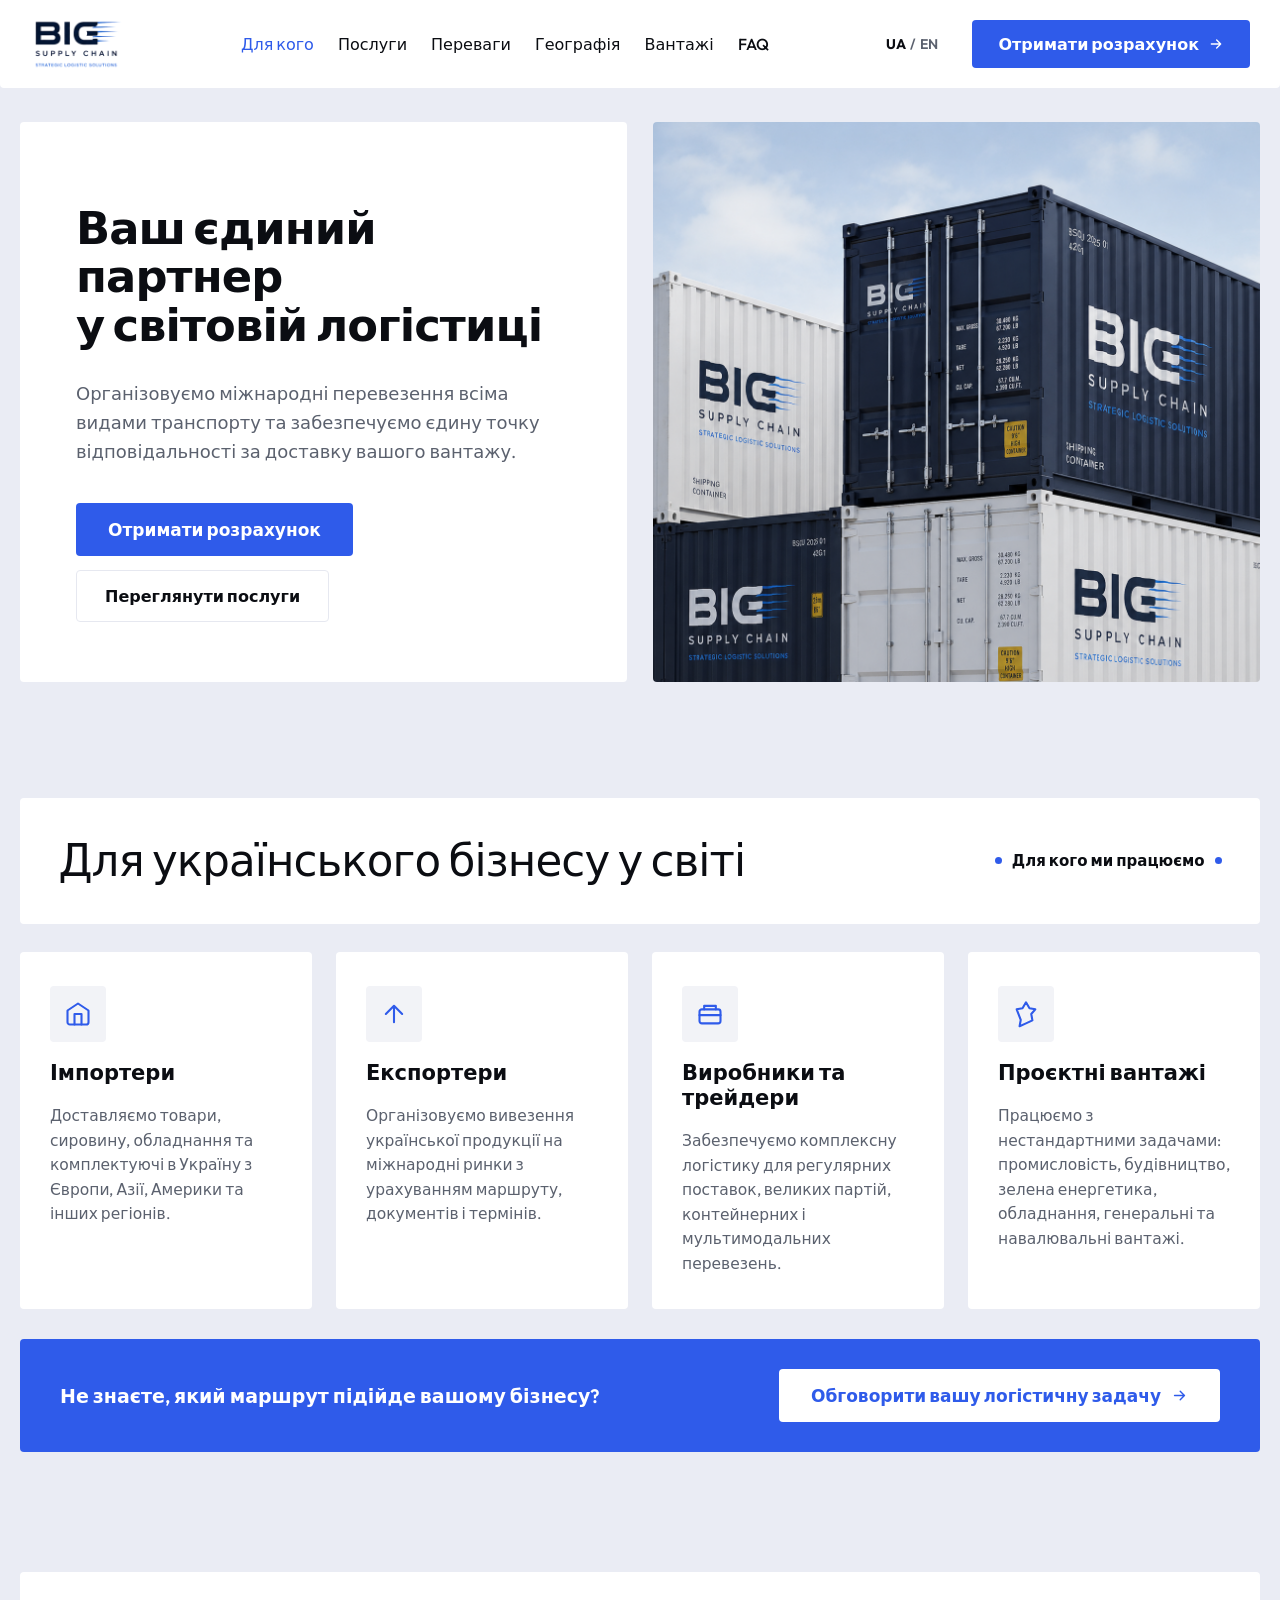
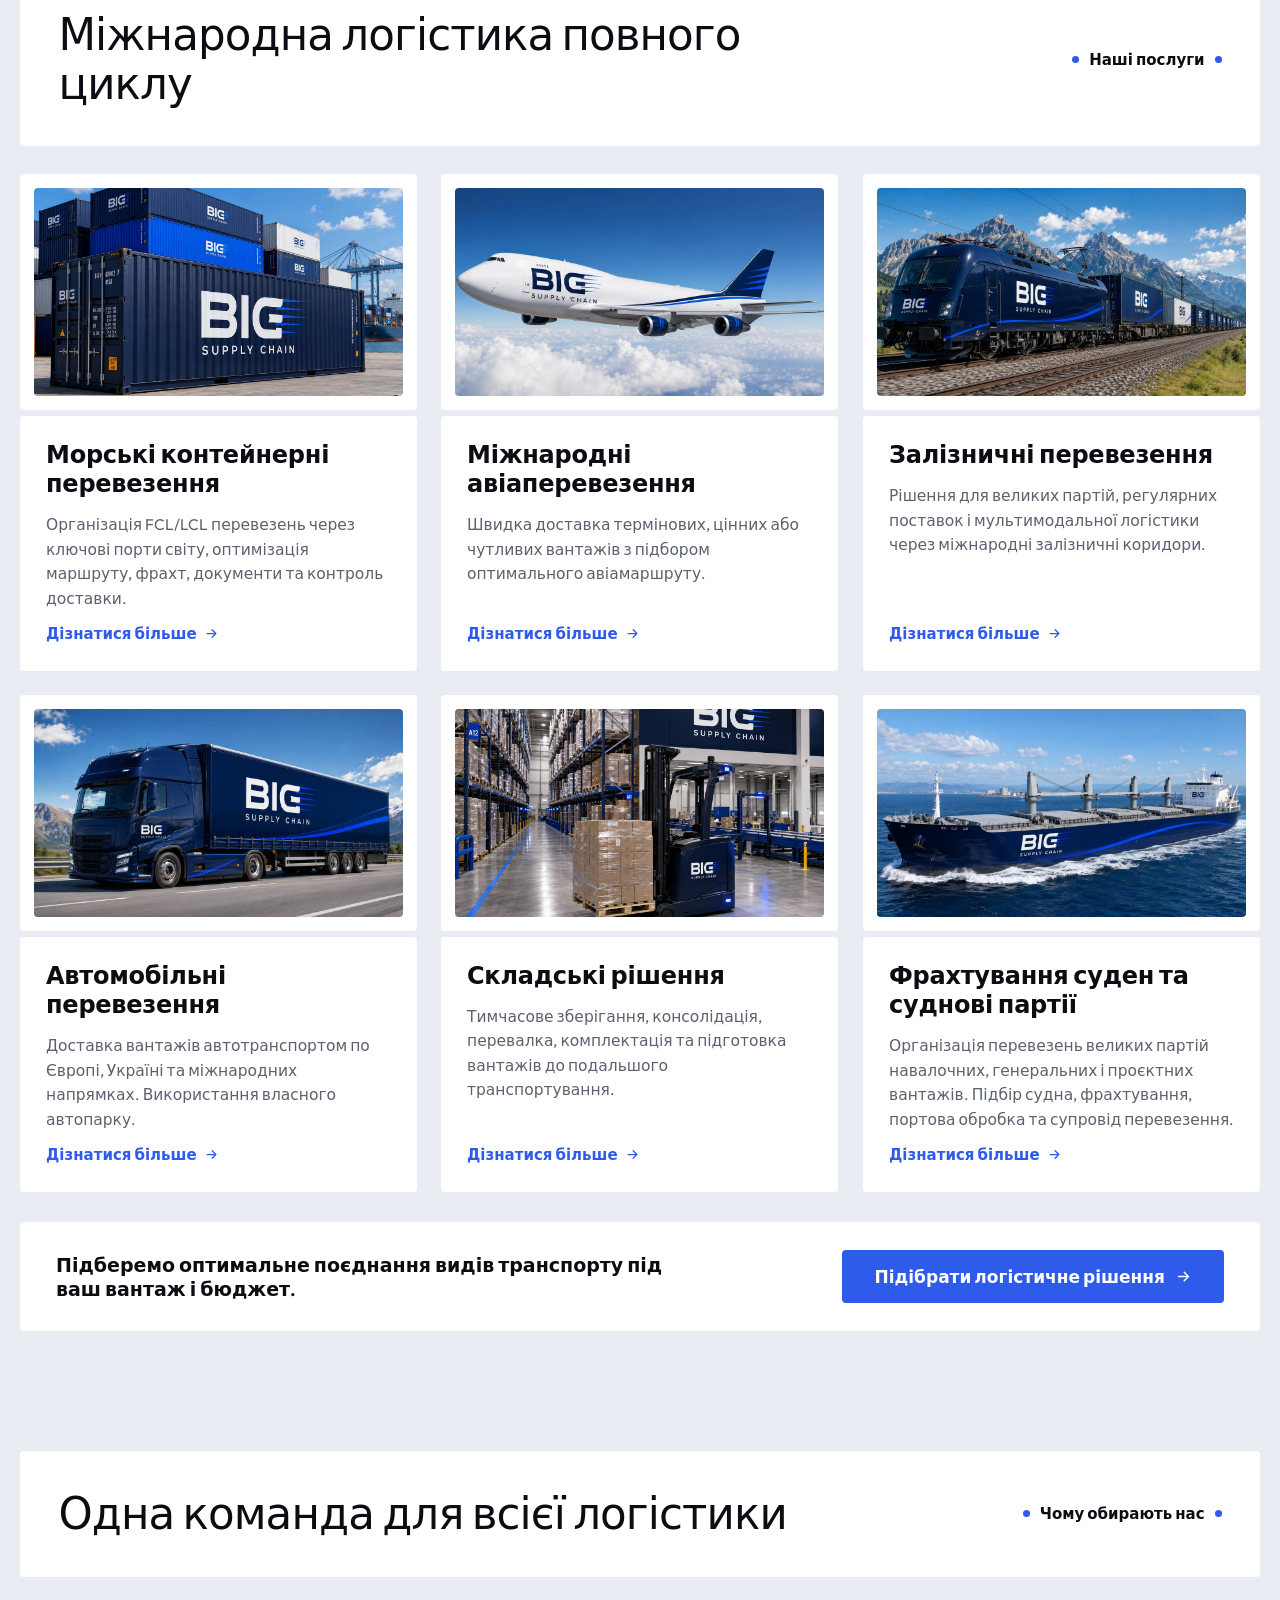
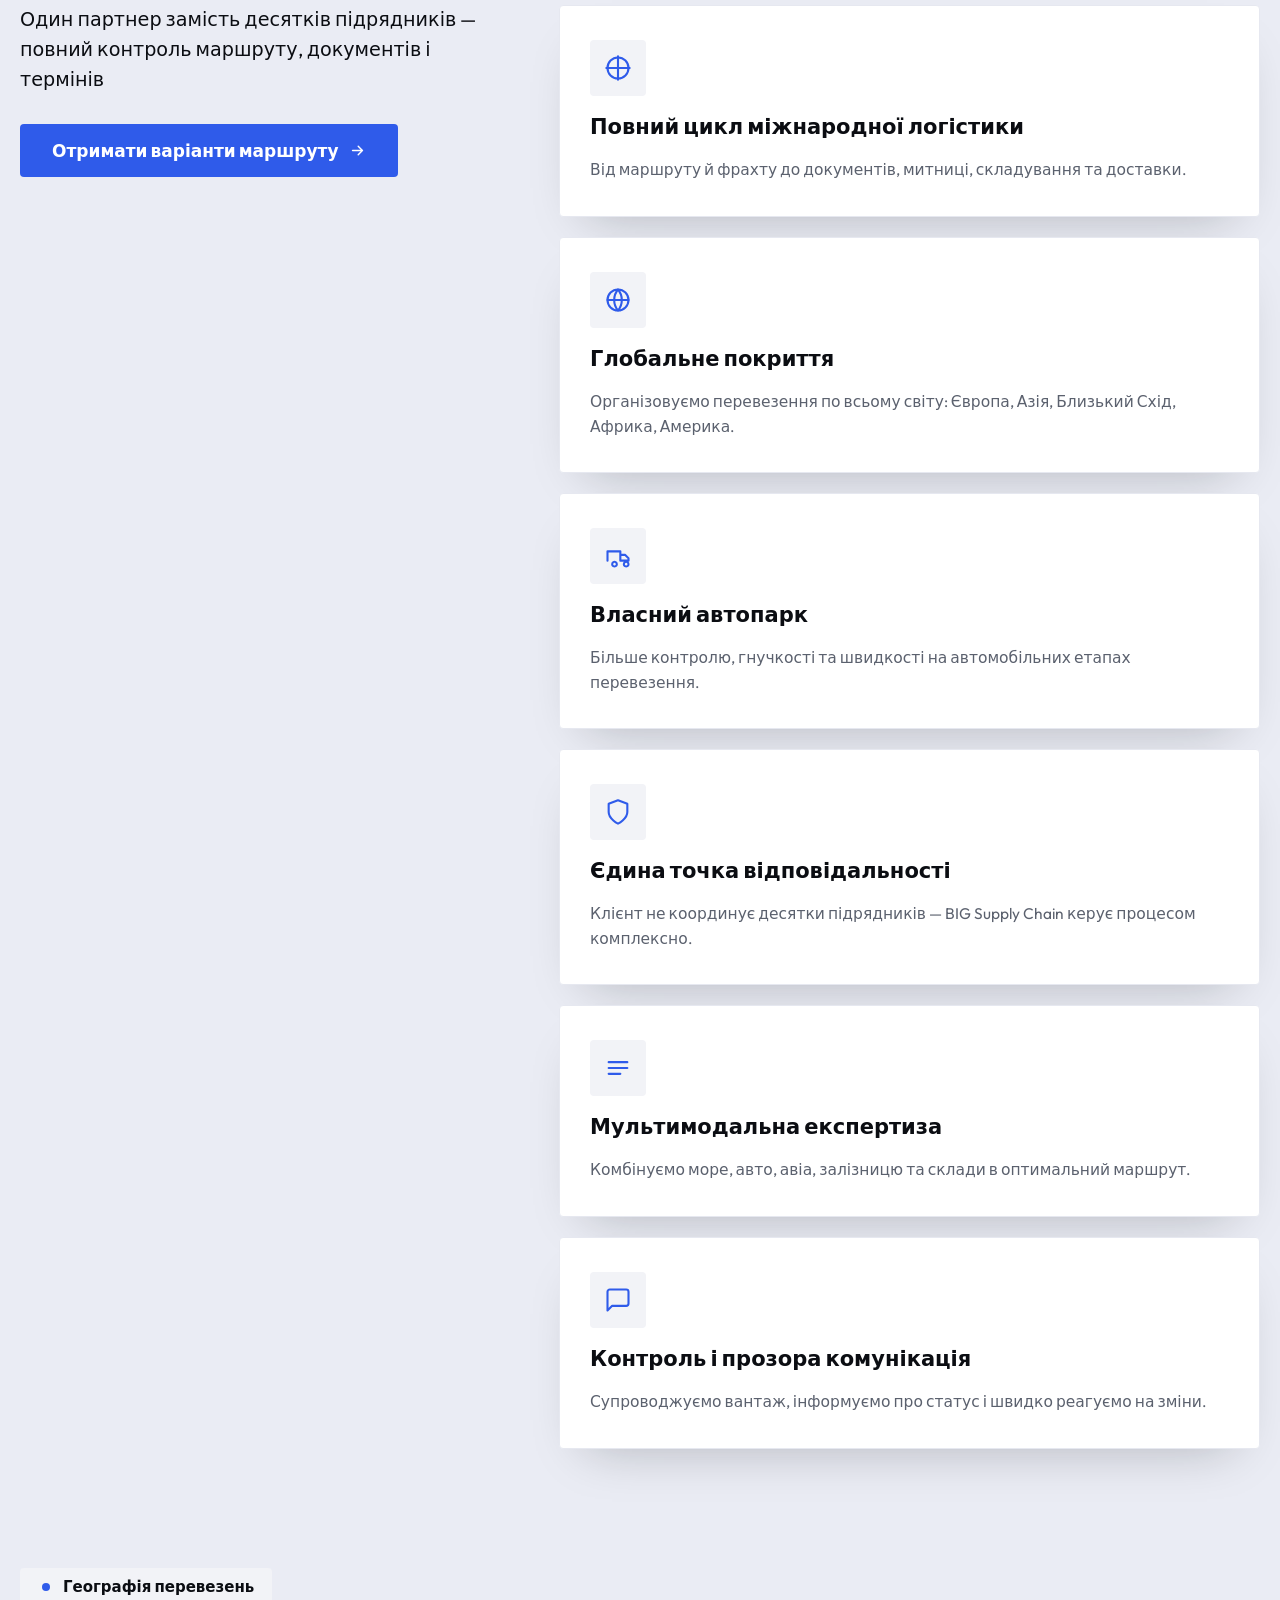
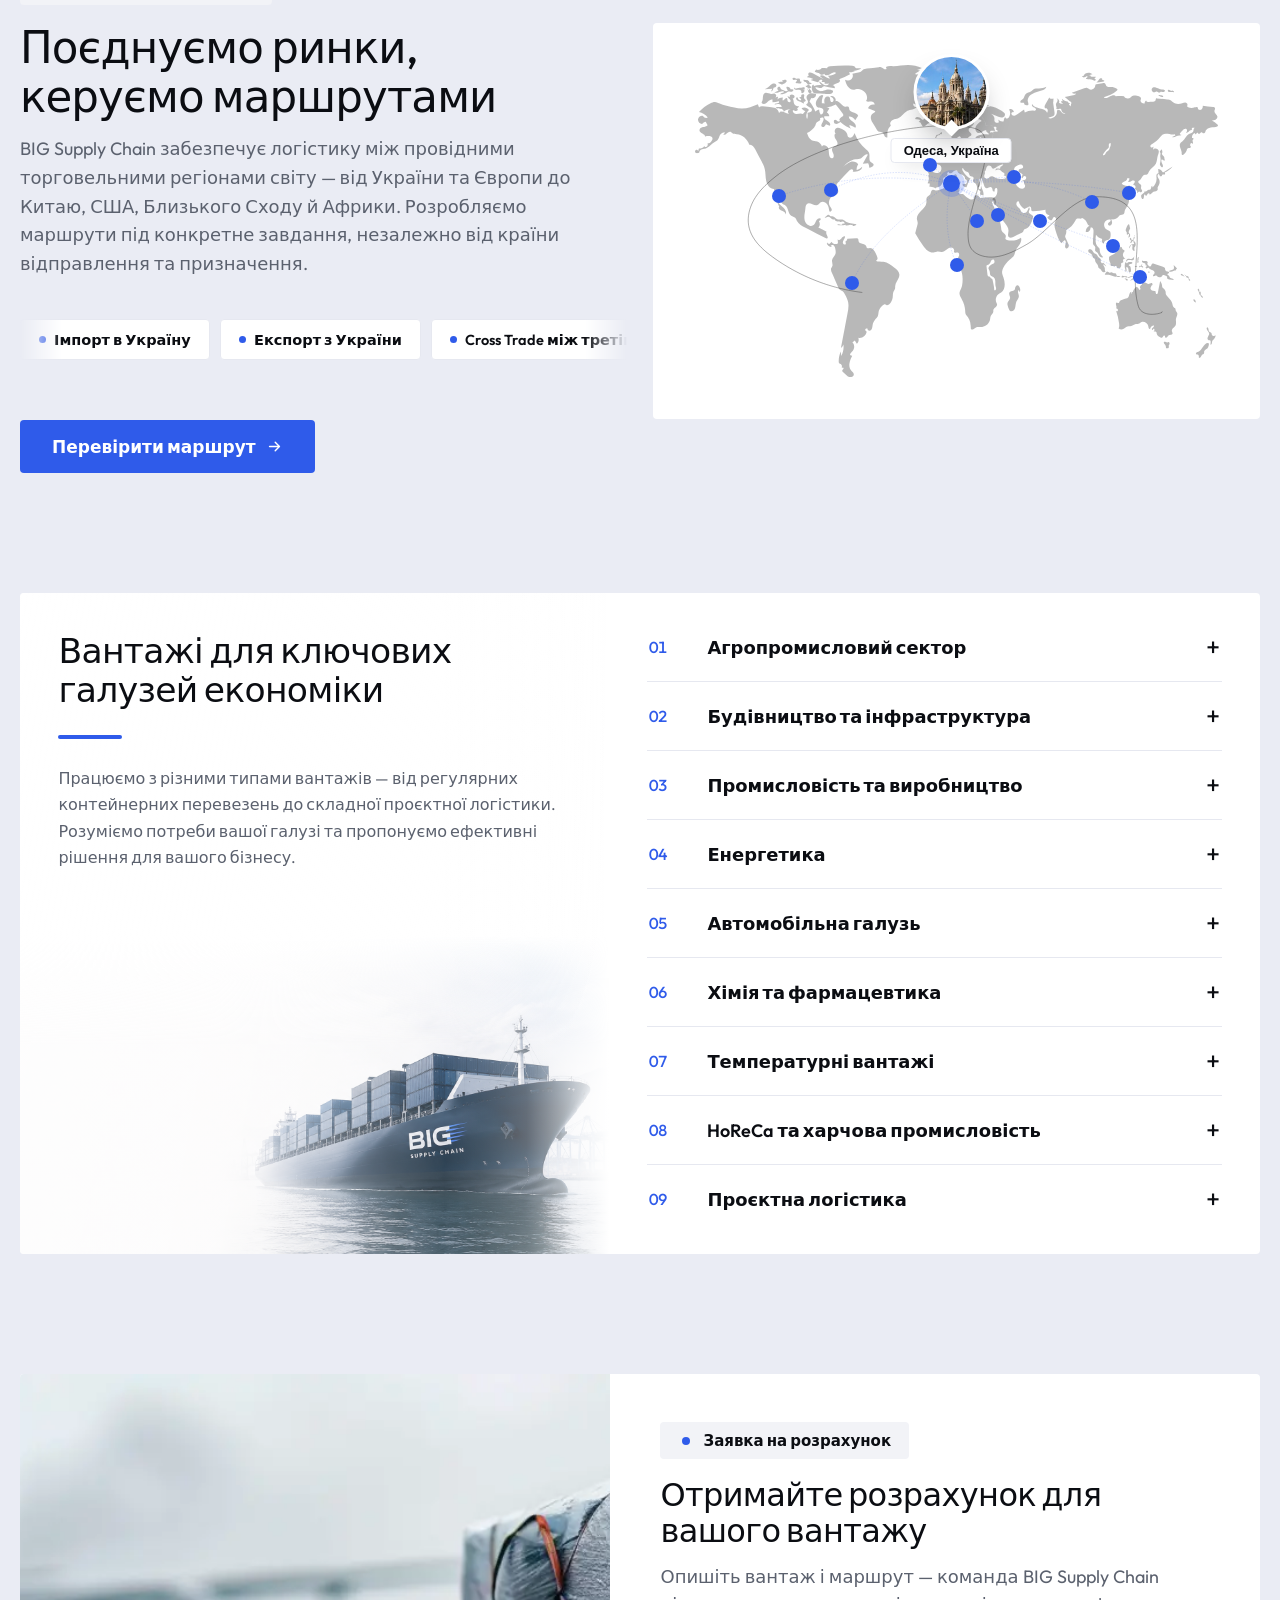
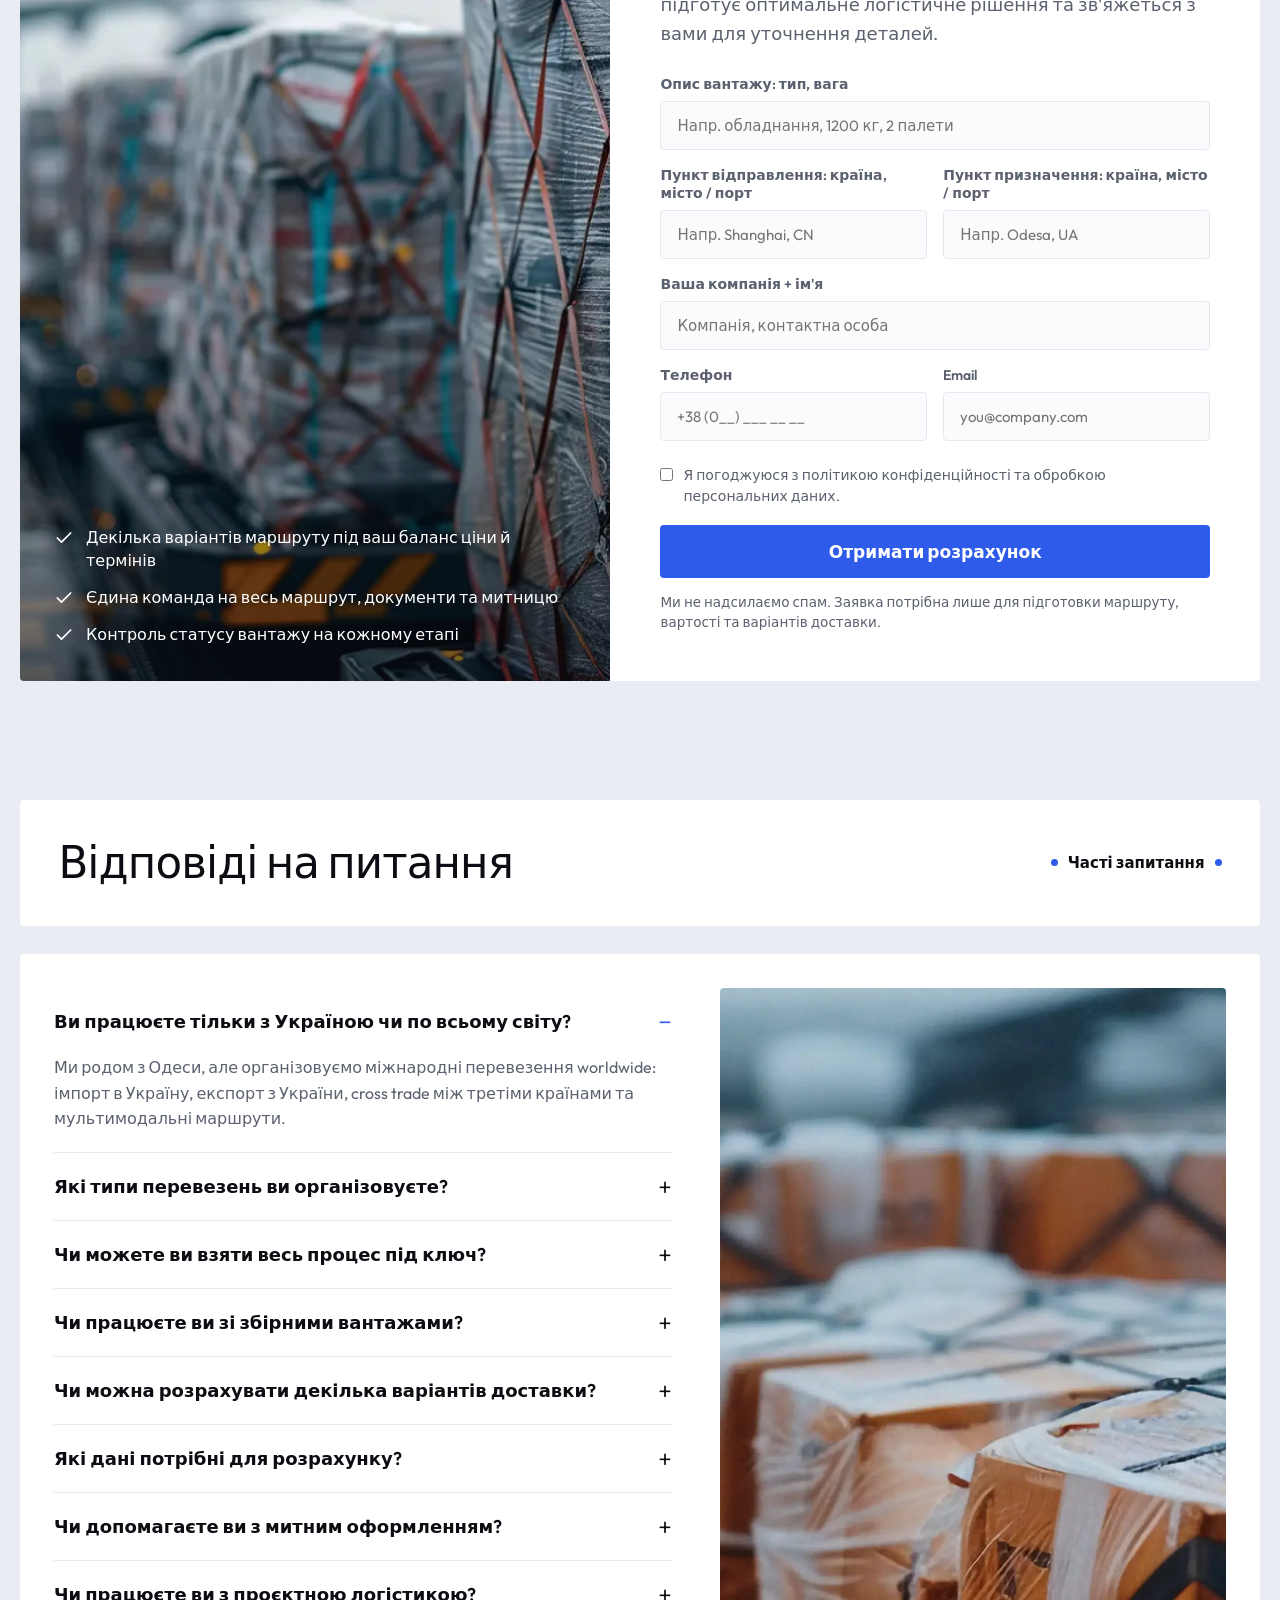
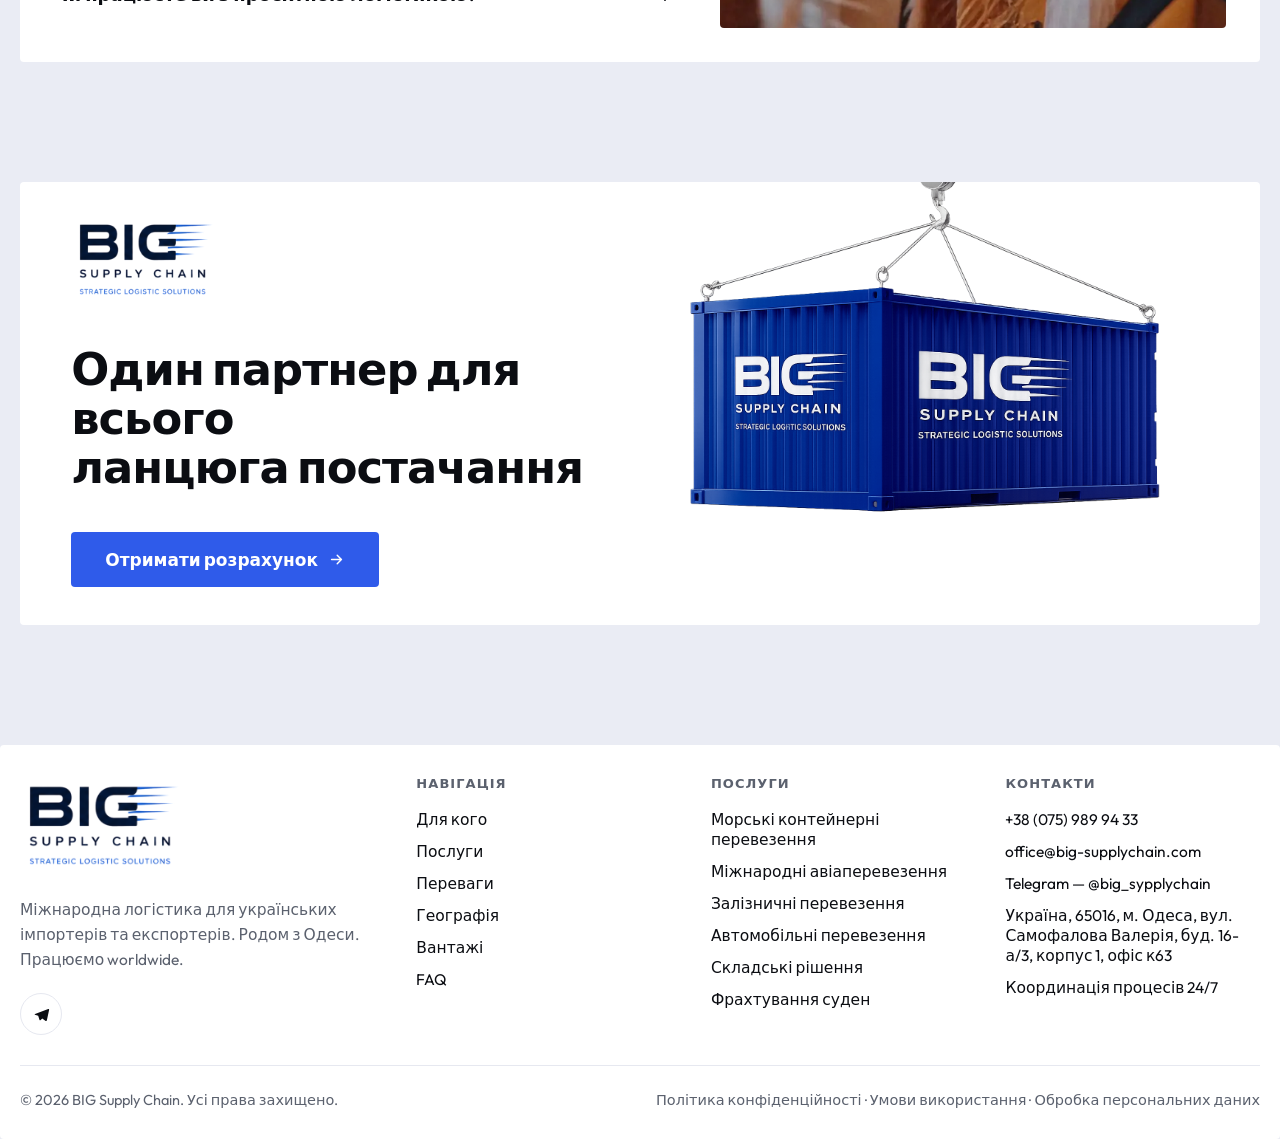
<file: index.html>
<!DOCTYPE html>
<html lang="uk">
<head>
<meta charset="UTF-8">
<meta name="viewport" content="width=device-width, initial-scale=1">
<title>BIG Supply Chain — міжнародна логістика для імпортерів та експортерів</title>

<!-- Favicon (brand logo) -->
<link rel="icon" href="assets/favicon.ico" sizes="any">
<link rel="icon" type="image/png" sizes="32x32" href="assets/favicon-32.png">
<link rel="icon" type="image/png" sizes="192x192" href="assets/favicon-192.png">
<link rel="apple-touch-icon" href="assets/apple-touch-icon.png">
<meta name="description" content="BIG Supply Chain організовує міжнародні перевезення worldwide: море, авіа, авто, залізниця, LCL, фрахтування суден, митне оформлення та складські рішення.">

<!-- Open Graph / social preview.
     og:image is relative; for guaranteed Facebook/LinkedIn previews replace it
     and og:url with your full domain, e.g. https://your-domain.com/assets/BIG_Supply_Chain_logo_reference.png -->
<meta property="og:type" content="website">
<meta property="og:site_name" content="BIG Supply Chain">
<meta property="og:locale" content="uk_UA">
<meta property="og:title" content="BIG Supply Chain — міжнародна логістика для імпортерів та експортерів">
<meta property="og:description" content="Міжнародні перевезення worldwide: море, авіа, авто, залізниця, LCL, фрахтування суден, митне оформлення та складські рішення. Один партнер для всього ланцюга постачання.">
<meta property="og:image" content="assets/BIG_Supply_Chain_logo_reference.png">
<meta property="og:image:width" content="584">
<meta property="og:image:height" content="366">
<meta property="og:image:alt" content="BIG Supply Chain — Strategic Logistic Solutions">
<meta name="twitter:card" content="summary_large_image">
<meta name="twitter:title" content="BIG Supply Chain — міжнародна логістика для імпортерів та експортерів">
<meta name="twitter:description" content="Міжнародні перевезення worldwide: море, авіа, авто, залізниця, LCL, митне оформлення та складські рішення.">
<meta name="twitter:image" content="assets/BIG_Supply_Chain_logo_reference.png">
<link rel="preconnect" href="https://fonts.googleapis.com">
<link rel="preconnect" href="https://fonts.gstatic.com" crossorigin>
<link href="https://fonts.googleapis.com/css2?family=Outfit:wght@400;500;600;700;800&display=swap" rel="stylesheet">
<style>
  :root{
    --bg:#EAECF4;--ink:#0B0D12;--muted:#5B616E;--accent:#2F5BEA;--accent-dark:#244ED6;
    --card:#FFFFFF;--pill:#F2F3F7;--line:#E6E8F0;--maxw:1400px;
  }
  *{margin:0;padding:0;box-sizing:border-box}
  html{scroll-behavior:smooth}
  body{font-family:'Outfit',system-ui,sans-serif;background:var(--bg);color:var(--ink);-webkit-font-smoothing:antialiased}
  a{color:inherit}
  img{max-width:100%;display:block}
  .container{width:100%;max-width:none;margin:0 auto;padding:0 20px}

  /* shared */
  .label-pill{display:inline-flex;align-items:center;gap:9px;background:var(--pill);border-radius:4px;padding:9px 18px;font-size:15px;font-weight:600}
  .label-pill svg{width:16px;height:16px;color:var(--accent)}
  .sec-head{display:flex;justify-content:space-between;align-items:flex-end;gap:32px;flex-wrap:wrap;margin-bottom:44px}
  .sec-title{font-size:clamp(2rem,3.4vw,3rem);font-weight:500;line-height:1.12;letter-spacing:-.02em;margin-top:18px;max-width:20ch}
  .sec-sub{margin:14px 0 40px;font-size:18px;color:var(--muted);max-width:62ch;line-height:1.6}
  /* Transio-style section bar: title left, label right */
  .sec-bar{background:#fff;border-radius:4px;padding:clamp(30px,3vw,46px) clamp(26px,3vw,50px);display:flex;justify-content:space-between;align-items:center;gap:30px;margin-bottom:28px}
  .sec-bar .sec-title{margin:0;max-width:26ch}
  .sec-bar__right{display:flex;align-items:center;gap:22px;flex:none}
  .eyebrow{display:inline-flex;align-items:center;gap:10px;font-size:15px;font-weight:600;color:var(--ink);white-space:nowrap}
  .eyebrow::before,.eyebrow::after{content:"";width:7px;height:7px;border-radius:50%;background:var(--accent);flex:none}
  @media (max-width:760px){ .sec-bar{flex-direction:column;align-items:flex-start;gap:18px} .sec-bar .sec-title{white-space:normal!important} }
  .btn{display:inline-flex;align-items:center;gap:10px;text-decoration:none;font-weight:600;border:none;cursor:pointer;border-radius:4px;transition:transform .15s ease,background .2s ease,color .2s ease,border-color .2s ease;font-family:inherit}
  .btn--primary{background:var(--accent);color:#fff;font-size:17px;padding:16px 32px}
  .btn--primary:hover{background:var(--accent-dark)}
  .btn--primary:active{transform:translateY(1px)}
  .btn--ghost{background:#fff;color:var(--ink);font-size:16px;padding:15px 28px;border:1px solid var(--line)}
  .btn--ghost:hover{border-color:var(--accent);color:var(--accent)}
  .btn svg{width:17px;height:17px}
  .section{padding:60px 0}

  /* HEADER */
  .header{background:#fff;border-bottom-left-radius:4px;border-bottom-right-radius:4px;position:sticky;top:0;z-index:50;transition:transform .35s cubic-bezier(.16,1,.3,1)}
  .header--hidden{transform:translateY(-100%)}
  .header .container{padding:0 30px}
  .nav{display:flex;align-items:center;justify-content:space-between;padding:15px 0;gap:20px}
  .logo img{height:58px;width:auto;filter:brightness(1.04)}
  .nav__menu{display:flex;align-items:center;gap:24px;list-style:none}
  .nav__link{text-decoration:none;color:var(--ink);font-size:16px;font-weight:500;transition:color .2s ease}
  .nav__link:hover,.nav__link.is-active{color:var(--accent)}
  .nav__right{display:flex;align-items:center;gap:34px}
  .lang{display:flex;gap:4px;font-size:14px;font-weight:600;color:var(--muted)}
  .lang b{color:var(--ink)}
  .nav__cta{display:inline-flex;align-items:center;gap:9px;background:var(--accent);color:#fff;text-decoration:none;font-size:16px;font-weight:600;padding:14px 26px;border-radius:4px;transition:transform .15s ease,background .2s ease}
  .nav__cta:hover{background:var(--accent-dark)}
  .nav__cta:active{transform:translateY(1px)}
  .nav__cta svg{width:16px;height:16px}
  /* Mobile burger + bottom CTA bar (desktop: hidden) */
  .nav__burger{display:none;flex-direction:column;justify-content:center;align-items:center;gap:5px;width:54px;height:54px;background:var(--accent);border:none;border-radius:12px;cursor:pointer;padding:0;margin-left:auto;transition:background .2s ease}
  .nav__burger:active{background:var(--accent-dark)}
  .nav__burger span{display:block;width:24px;height:2px;background:#fff;border-radius:4px;transition:transform .3s cubic-bezier(.16,1,.3,1),opacity .2s ease}
  .header--menu-open .nav__burger span:nth-child(1){transform:translateY(7px) rotate(45deg)}
  .header--menu-open .nav__burger span:nth-child(2){opacity:0}
  .header--menu-open .nav__burger span:nth-child(3){transform:translateY(-7px) rotate(-45deg)}
  .mobile-cta{display:none}
  .nav__brand,.nav__contact{display:none}
  .mobile-cta__call{display:none}
  .nav__overlay{position:fixed;inset:0;background:rgba(11,13,18,.45);z-index:55}
  .nav__overlay[hidden]{display:none}

  /* HERO */
  .hero{padding:34px 0 56px}
  .hero__grid{display:grid;grid-template-columns:1fr 1fr;gap:26px;align-items:stretch}
  .hero__left{background:var(--card);border-radius:4px;padding:54px 56px 56px;display:flex;flex-direction:column}
  .badge{display:inline-flex;align-items:center;gap:10px;align-self:flex-start;background:var(--pill);border-radius:4px;padding:12px 22px;font-size:16px;font-weight:500}
  .badge svg{width:18px;height:18px;color:var(--accent)}
  .hero__title{margin-top:28px;font-size:clamp(2.2rem,3.5vw,3.2rem);line-height:1.08;font-weight:700;letter-spacing:-.02em;text-wrap:balance}
  .hero__media{margin-top:32px;display:flex;align-items:stretch;width:168px}
  .hero__media-bar{width:4px;border-radius:4px;background:var(--accent);flex:none}
  .hero__thumb{position:relative;flex:1;border-radius:4px;overflow:hidden;aspect-ratio:16/9;margin-left:12px;background:#0e1622}
  .hero__thumb video{width:100%;height:100%;object-fit:cover}
  .hero__text{margin-top:30px;font-size:18px;line-height:1.62;color:var(--muted);max-width:60ch}
  .hero__btns{margin-top:36px;display:flex;gap:14px;flex-wrap:wrap}
  .hero__right{border-radius:4px;overflow:hidden;min-height:560px;background:#cfd6e6}
  .hero__right img{width:100%;height:100%;object-fit:cover}
  /* Hero entrance: staggered fade-up on load */
  @keyframes heroIn{from{opacity:0;transform:translateY(26px)}to{opacity:1;transform:none}}
  .hero__left>*{opacity:0;animation:heroIn .85s cubic-bezier(.16,1,.3,1) both}
  .hero__left>*:nth-child(1){animation-delay:.08s}
  .hero__left>*:nth-child(2){animation-delay:.2s}
  .hero__left>*:nth-child(3){animation-delay:.32s}
  .hero__left>*:nth-child(4){animation-delay:.44s}
  .hero__left>*:nth-child(5){animation-delay:.56s}
  .hero__right{animation:heroIn 1.05s cubic-bezier(.16,1,.3,1) .24s both}
  @media (prefers-reduced-motion:reduce){.hero__left>*,.hero__right{opacity:1;animation:none}}

  /* HERO — Transio-style: logo + big heading + CTA left, swinging 3D container right, socials bottom-right */
  .thero{padding:34px 0 56px}
  .thero__card{position:relative;background:var(--card);border-radius:4px;display:grid;grid-template-columns:1fr 1.05fr;gap:30px;align-items:start;padding:clamp(32px,3vw,48px) clamp(34px,4vw,68px);min-height:0;overflow:hidden}
  .thero__left{display:flex;flex-direction:column;align-items:flex-start;z-index:2;padding-top:0;margin-top:calc(30px - clamp(18px,2.8vw,42px))}
  .thero__logo{width:auto;height:clamp(78px,7vw,118px);margin-bottom:clamp(26px,3.4vw,40px);filter:brightness(1.04)}
  .thero__title{font-size:clamp(2.15rem,3.5vw,3.3rem);line-height:1.1;font-weight:700;letter-spacing:-.022em;color:var(--ink);max-width:20ch}
  .thero__cta{margin-top:clamp(28px,3.2vw,40px);font-size:17px;padding:17px 34px}
  .thero__right{position:relative;display:flex;align-items:flex-start;justify-content:center;min-height:0;margin-top:calc(-1 * clamp(38px,4vw,62px));z-index:1}
  .thero__container{width:100%;max-width:760px;height:auto;object-fit:contain;transform-origin:50% 4%;animation:heroSway 6.5s cubic-bezier(.45,.05,.55,.95) infinite;will-change:transform}
  @keyframes heroSway{0%{transform:rotate(-2.1deg)}50%{transform:rotate(2.1deg)}100%{transform:rotate(-2.1deg)}}
  .thero__social{display:flex;gap:11px;margin-top:clamp(24px,2.8vw,34px)}
  .thero__social a{width:42px;height:42px;border-radius:50%;border:1px solid var(--line);display:grid;place-items:center;color:var(--ink);text-decoration:none;transition:background .2s ease,border-color .2s ease,color .2s ease,transform .15s ease}
  .thero__social a:hover{background:var(--accent);border-color:var(--accent);color:#fff}
  .thero__social a:active{transform:translateY(1px)}
  .thero__social svg{width:17px;height:17px}
  @media (max-width:980px){
    .thero__card{grid-template-columns:1fr;gap:18px;text-align:left;min-height:0}
    .thero__left{align-items:flex-start}
    .thero__right{order:2;min-height:300px}
    .thero__container{max-width:440px;animation-duration:7.5s}
    .thero__social{position:static;order:3;justify-content:flex-start;margin-top:26px}
  }
  @media (max-width:620px){
    .thero__container{max-width:320px;animation:none;transform:rotate(-1deg)}
    .thero__title{max-width:none}
    .thero__cta{width:100%;justify-content:center}
    .thero__social{justify-content:center;width:100%}
  }
  @media (prefers-reduced-motion:reduce){.thero__container{animation:none;transform:rotate(-1deg)}}

  /* KEY FEATURE */
  .kf-grid{display:grid;grid-template-columns:repeat(4,1fr);gap:24px}
  .kf-block{border-radius:4px;min-height:240px;overflow:hidden;position:relative}
  .kf-card{background:#fff;padding:34px;display:flex;flex-direction:column}
  .kf-icon{width:48px;height:48px;align-self:flex-end;opacity:.92}
  .kf-foot{margin-top:auto}
  .kf-num{font-size:46px;font-weight:700;color:var(--accent);line-height:1;letter-spacing:-.02em}
  .kf-title{font-size:28px;font-weight:700;line-height:1.18;letter-spacing:-.01em;margin-top:6px}
  .kf-sub{margin-top:8px;font-size:16px;color:var(--muted);font-weight:500;line-height:1.4}
  .kf-video{background:#0e1622}
  .kf-video video{position:absolute;inset:0;width:100%;height:100%;object-fit:cover}
  .kf-contact{position:absolute;left:24%;right:0;bottom:0;background:rgba(13,18,28,.52);backdrop-filter:blur(3px);-webkit-backdrop-filter:blur(3px);padding:24px 26px;border-top-left-radius:4px;color:#fff}
  .kf-contact p{font-size:17px;line-height:1.4;margin-bottom:10px}
  .kf-contact a{color:#fff;text-decoration:underline;text-underline-offset:3px;font-weight:600;font-size:16px}
  .kf-contact a:hover{color:#cfe0ff}

  /* SCROLL REVEAL */
  .reveal{opacity:0;transform:translateY(28px);filter:blur(4px);transition:opacity .85s cubic-bezier(.16,1,.3,1),transform .85s cubic-bezier(.16,1,.3,1),filter .85s cubic-bezier(.16,1,.3,1);will-change:transform,opacity}
  .reveal.in{opacity:1;transform:none;filter:none}
  @media (prefers-reduced-motion:reduce){.reveal,.reveal.in{opacity:1;transform:none;filter:none;transition:none}}

  /* GENERIC CARD GRID (audience, advantages, cargo, guarantees) */
  .cards{display:grid;gap:24px}
  .cards--4{grid-template-columns:repeat(4,1fr)}
  .cards--3{grid-template-columns:repeat(3,1fr)}
  .icard{background:#fff;border-radius:4px;padding:34px 30px;display:flex;flex-direction:column;gap:18px}
  .icard__icon{width:56px;height:56px;border-radius:4px;background:var(--pill);display:flex;align-items:center;justify-content:center;color:var(--accent);flex:none}
  .icard__icon svg{width:28px;height:28px}
  .icard__title{font-size:21px;font-weight:700;line-height:1.2}
  .icard__desc{font-size:15.5px;color:var(--muted);line-height:1.58}
  .icard__link{margin-top:auto;display:inline-flex;align-items:center;gap:7px;color:var(--accent);font-weight:600;font-size:15px;text-decoration:none}
  .icard__link svg{width:15px;height:15px}

  /* Advantages — sticky stacking layout */
  .adv-layout{display:grid;grid-template-columns:.82fr 1.18fr;gap:clamp(34px,4vw,64px);align-items:start}
  .adv-intro{position:sticky;top:120px;display:flex;flex-direction:column;gap:30px}
  .adv-lead{font-size:clamp(19px,1.5vw,22px);line-height:1.55;color:var(--ink);max-width:none}
  @media (max-width:880px){ .adv-lead br{display:none} }
  .adv-intro .btn{align-self:flex-start}
  .adv-stack{display:flex;flex-direction:column;gap:20px}
  .adv-stack .icard{position:sticky;top:calc(112px + var(--i) * 16px);border:1px solid var(--line);box-shadow:0 24px 50px -28px rgba(11,13,18,.28)}
  @media (max-width:880px){
    .adv-layout{grid-template-columns:1fr;gap:28px}
    .adv-intro{position:static;top:auto}
    .adv-stack .icard{position:static;top:auto}
  }

  /* Audience cards — reveal image on hover */
  .aud-card{position:relative;overflow:hidden;isolation:isolate;min-height:290px}
  .aud-card>img{position:absolute;inset:0;width:100%;height:100%;object-fit:cover;opacity:0;transform:scale(1.05);transition:opacity .5s ease,transform .8s ease;z-index:0}
  .aud-card::after{content:"";position:absolute;inset:0;background:linear-gradient(180deg,rgba(11,13,18,.2) 20%,rgba(11,13,18,.82));opacity:0;transition:opacity .5s ease;z-index:1}
  .aud-card>*:not(img){position:relative;z-index:2}
  .aud-card .icard__icon,.aud-card .icard__title,.aud-card .icard__desc{transition:color .4s ease,background .4s ease}
  .aud-card:hover>img{opacity:1;transform:scale(1)}
  .aud-card:hover::after{opacity:1}
  .aud-card:hover .icard__title,.aud-card:hover .icard__desc{color:#fff}
  .aud-card:hover .icard__icon{background:rgba(255,255,255,.2);color:#fff}
  .gcard .icard__title{margin-top:auto}
  .qcell{display:flex;align-items:flex-end;justify-content:flex-end}

  .foot-cta{margin-top:30px;display:flex;align-items:center;justify-content:space-between;gap:24px;flex-wrap:wrap;background:#fff;border-radius:4px;padding:28px 36px}
  .foot-cta p{font-size:19px;font-weight:600;max-width:50ch}
  .foot-cta--plain{background:transparent;padding:30px 0 0}
  .foot-cta--accent{background:var(--accent);padding:30px 40px}
  .foot-cta--accent p{color:#fff}
  .foot-cta--accent .btn--primary{background:#fff;color:var(--accent)}
  .foot-cta--accent .btn--primary:hover{background:#eef1ff}

  /* PROCESS STEPS */
  .steps{display:grid;grid-template-columns:repeat(3,1fr);gap:22px}
  .step{background:#fff;border-radius:4px;padding:32px 30px;position:relative;overflow:hidden}
  .step__num{position:absolute;top:-18px;right:8px;font-size:clamp(110px,9vw,160px);font-weight:800;color:var(--line);opacity:.45;line-height:1;z-index:0;pointer-events:none;user-select:none}
  .step__title{position:relative;z-index:1;font-size:20px;font-weight:700;margin:0 0 12px}
  .step__desc{position:relative;z-index:1;font-size:15px;color:var(--muted);line-height:1.55}

  /* GEOGRAPHY */
  .geo-grid{display:grid;grid-template-columns:1fr 1fr;gap:26px;align-items:center}
  .geo-grid>*{min-width:0}
  .geo-map{background:#fff;border-radius:4px;padding:42px;display:flex;align-items:center;justify-content:center}
  .geo-map__inner{position:relative;width:100%}
  .geo-map__bg{display:block;width:100%;opacity:.92}
  /* dashed shipping routes */
  .geo-routes{position:absolute;inset:0;width:100%;height:100%;pointer-events:none}
  .geo-routes path{fill:none;stroke:rgba(47,91,234,.45);stroke-width:.4;stroke-dasharray:1.4 1.4;vector-effect:non-scaling-stroke;animation:routeFlow 26s linear infinite}
  @keyframes routeFlow{to{stroke-dashoffset:-120}}
  /* interactive pins */
  .geo-pin{position:absolute;width:30px;height:30px;margin:-15px 0 0 -15px;display:grid;place-items:center;background:none;border:0;padding:0;cursor:pointer;z-index:1}
  .geo-pin:hover,.geo-pin:focus-within{z-index:3}
  .geo-dot{width:14px;height:14px;border-radius:50%;background:var(--accent);box-shadow:0 0 0 0 rgba(47,91,234,.5);animation:geoPulse 2.6s infinite;transition:transform .3s ease}
  .geo-pin.is-origin .geo-dot{width:17px;height:17px;background:var(--accent);box-shadow:0 0 0 5px rgba(47,91,234,.22);animation:none}
  .geo-pin:hover .geo-dot,.geo-pin:focus-within .geo-dot{transform:scale(1.18)}
  .geo-pin:focus-visible{outline:none}
  .geo-pin:focus-visible .geo-dot{outline:2px solid var(--accent);outline-offset:4px}
  /* country bubble (image + label) */
  .geo-pop{position:absolute;left:50%;bottom:calc(100% + 6px);transform:translate(-50%,8px) scale(.9);transform-origin:50% 110%;display:flex;flex-direction:column;align-items:center;gap:8px;opacity:0;pointer-events:none;transition:opacity .28s ease,transform .28s ease}
  .geo-pin:hover .geo-pop,.geo-pin:focus-within .geo-pop,.geo-pin.is-open .geo-pop{opacity:1;transform:translate(-50%,0) scale(1)}
  .geo-pop__img{position:relative;width:76px;height:76px;border-radius:50%;background-size:cover;background-position:center;border:3px solid #fff;box-shadow:0 16px 32px -12px rgba(11,13,18,.45)}
  .geo-pop__img::after{content:"";position:absolute;left:50%;bottom:-7px;transform:translateX(-50%) rotate(45deg);width:12px;height:12px;background:#fff}
  .geo-pop__name{font-size:13px;font-weight:700;color:var(--ink);background:#fff;border:1px solid var(--line);padding:4px 12px;border-radius:4px;white-space:nowrap;box-shadow:0 8px 20px -10px rgba(11,13,18,.3)}
  @keyframes geoPulse{0%{box-shadow:0 0 0 0 rgba(47,91,234,.5)}70%{box-shadow:0 0 0 16px rgba(47,91,234,0)}100%{box-shadow:0 0 0 0 rgba(47,91,234,0)}}
  @media (prefers-reduced-motion:reduce){.geo-routes path,.geo-dot{animation:none}}
  .geo-tags{position:relative;margin:26px 0 30px;overflow:hidden;-webkit-mask-image:linear-gradient(90deg,transparent,#000 7%,#000 93%,transparent);mask-image:linear-gradient(90deg,transparent,#000 7%,#000 93%,transparent)}
  .geo-marquee__track{display:flex;align-items:center;width:max-content;animation:geoMarquee 24s linear infinite}
  .geo-tags:hover .geo-marquee__track{animation-play-state:paused}
  @keyframes geoMarquee{from{transform:translateX(0)}to{transform:translateX(-50%)}}
  @media (prefers-reduced-motion:reduce){.geo-marquee__track{animation:none}}
  .tag{display:inline-flex;align-items:center;gap:8px;flex:none;white-space:nowrap;margin-right:10px;background:#fff;border:1px solid var(--line);border-radius:4px;padding:10px 18px;font-weight:600;font-size:14.5px}
  .tag span{width:7px;height:7px;border-radius:50%;background:var(--accent)}

  /* FORM */
  .booking{display:grid;grid-template-columns:1fr 1.1fr;gap:0;background:#fff;border-radius:4px;overflow:hidden}
  .booking__media{position:relative;min-height:560px}
  .booking__media img{position:absolute;inset:0;width:100%;height:100%;object-fit:cover}
  .booking__media .ov{position:absolute;inset:0;background:linear-gradient(180deg,rgba(11,13,18,0) 40%,rgba(11,13,18,.55));z-index:1}
  .booking__media ul{position:absolute;left:34px;right:34px;bottom:34px;z-index:2;list-style:none;color:#fff;display:flex;flex-direction:column;gap:14px}
  .booking__media li{display:flex;gap:12px;font-size:16px;line-height:1.45;align-items:flex-start}
  .booking__media li svg{width:20px;height:20px;flex:none;margin-top:2px;color:#fff}
  .booking__form{padding:48px 50px}
  .field{display:flex;flex-direction:column;gap:8px;margin-bottom:16px}
  .field label{font-size:14px;font-weight:600;color:var(--muted)}
  .field input{border:1px solid var(--line);border-radius:4px;padding:14px 16px;font-size:15px;font-family:inherit;background:#fbfbfd}
  .field input:focus{outline:none;border-color:var(--accent);box-shadow:0 0 0 3px rgba(47,91,234,.12)}
  .form-row{display:grid;grid-template-columns:1fr 1fr;gap:16px}
  .consent{display:flex;gap:10px;align-items:flex-start;font-size:14px;color:var(--muted);margin:8px 0 18px;line-height:1.5}
  .consent input{margin-top:3px}
  .form-note{font-size:13.5px;color:var(--muted);margin-top:14px;line-height:1.5}

  /* FAQ */
  .faq-layout{display:grid;grid-template-columns:1.1fr .9fr;gap:48px;align-items:stretch;background:#fff;border-radius:4px;padding:34px}
  .faq{margin:0}
  .faq details{background:none;border-radius:0;padding:0;margin:0;border-bottom:1px solid var(--line)}
  .faq details:last-child{border-bottom:none}
  .faq summary{list-style:none;cursor:pointer;font-size:18px;font-weight:600;padding:17px 0;display:flex;justify-content:space-between;align-items:center;gap:20px;color:var(--ink)}
  .faq summary::-webkit-details-marker{display:none}
  .faq summary::after{content:"+";font-size:26px;font-weight:300;color:var(--ink);flex:none;transition:transform .2s}
  .faq details[open] summary::after{content:"\2212";color:var(--accent)}
  .faq p{padding:0 0 20px;font-size:16px;color:var(--muted);line-height:1.6;max-width:60ch}
  .faq-media{border-radius:4px;overflow:hidden;min-height:480px}
  .faq-media img{width:100%;height:100%;object-fit:cover;display:block}
  @media(max-width:860px){.faq-layout{grid-template-columns:1fr;gap:36px}.faq-media{min-height:320px;order:-1}}

  /* CTA BAND */
  /* CTA — Transio-style: tall image card with bottom fade-to-dark, content bottom-left */
  .cta{position:relative;border-radius:4px;overflow:hidden;
    background-image:linear-gradient(rgba(11,13,18,0) 18%,rgba(11,13,18,.55) 62%,rgba(11,13,18,.96) 96%),url("assets/7C065D58-4A29-4BC7-B180-98733390669B.png");
    background-repeat:no-repeat,no-repeat;background-position:0 0,50% 42%;background-size:auto,cover;background-color:#0B0D12}
  .cta__wrap{padding-top:400px;margin:0 0 20px 30px}
  .cta__content{max-width:420px;color:#fff}
  .cta__title{font-size:clamp(1.9rem,3vw,2.7rem);font-weight:700;line-height:1.12;letter-spacing:-.02em;color:#fff}
  .cta__content .btn{margin-top:28px}
  .btn--light{background:#fff;color:var(--ink);font-size:18px;padding:18px 40px}
  .btn--light:hover{background:#eef1ff}
  @media (min-width:1440px){ .cta__wrap{padding-top:520px;margin-left:40px} .cta__content{max-width:480px} }
  @media (min-width:1920px){ .cta__wrap{padding-top:620px} }
  @media (max-width:991px){ .cta__wrap{padding-top:300px} }
  @media (max-width:767px){ .cta__wrap{padding-top:250px;margin-left:22px} .cta__content{max-width:none} }
  @media (max-width:479px){ .cta__wrap{padding-top:200px} }
  /* Webflow-style reveal: container fades + lifts + unblurs, title and button stagger in */
  .cta-reveal{opacity:0;transform:translateY(60px);filter:blur(6px);transition:opacity .9s cubic-bezier(.16,1,.3,1),transform .9s cubic-bezier(.16,1,.3,1),filter .9s cubic-bezier(.16,1,.3,1)}
  .cta-reveal.in{opacity:1;transform:none;filter:none}
  .cta-reveal .cta__title,.cta-reveal .cta__content .btn{opacity:0;transform:translateY(28px);transition:opacity .8s cubic-bezier(.16,1,.3,1),transform .8s cubic-bezier(.16,1,.3,1)}
  .cta-reveal.in .cta__title{opacity:1;transform:none;transition-delay:.18s}
  .cta-reveal.in .cta__content .btn{opacity:1;transform:none;transition-delay:.34s}
  @media (prefers-reduced-motion:reduce){.cta-reveal,.cta-reveal .cta__title,.cta-reveal .cta__content .btn{opacity:1;transform:none;filter:none;transition:none}}

  /* BLOG */
  .blog-grid{display:grid;grid-template-columns:repeat(3,1fr);gap:24px}
  .post{display:flex;flex-direction:column;gap:20px}
  .post__top{background:#fff;border-radius:4px;padding:24px}
  .post__meta{font-size:15px;color:var(--ink);font-weight:500;margin-bottom:18px}
  .post__img{border-radius:4px;overflow:hidden;aspect-ratio:4/3}
  .post__img img{width:100%;height:100%;object-fit:cover;transition:transform .7s ease}
  .post:hover .post__img img{transform:scale(1.05)}
  .post__titlecard{background:#fff;border-radius:4px;padding:30px 30px 34px;flex:1;display:flex;flex-direction:column;gap:14px}
  .post__title{font-size:24px;font-weight:600;line-height:1.22;letter-spacing:-.01em}
  .post__icon{width:50px;height:50px;border-radius:4px;background:var(--pill);display:flex;align-items:center;justify-content:center;color:var(--accent);flex:none;margin-bottom:18px}
  .post__icon svg{width:26px;height:26px}
  .post__desc{font-size:15.5px;color:var(--muted);line-height:1.58}
  .post__link{margin-top:auto;display:inline-flex;align-items:center;gap:7px;color:var(--accent);font-weight:600;font-size:15px;text-decoration:none}
  .post__link svg{width:15px;height:15px}
  .services-grid .post{gap:6px}
  .services-grid .post__top{padding:14px}
  .services-grid .post__img{aspect-ratio:16/9}
  .services-grid .post__titlecard{padding:24px 26px 28px}

  /* FOOTER */
  .footer{background:#fff;color:var(--ink);border-radius:4px;margin-top:60px;padding:30px 0}
  .footer__top{display:grid;grid-template-columns:1.4fr 1fr 1fr 1fr;gap:40px;padding-bottom:30px;border-bottom:1px solid var(--line)}
  .footer__logo img{height:100px;width:auto;filter:brightness(1.04)}
  .footer__about{margin-top:22px;font-size:15.5px;color:var(--muted);line-height:1.6;max-width:36ch}
  .footer__social{display:flex;gap:11px;margin-top:22px}
  .footer__social a{width:42px;height:42px;border-radius:50%;border:1px solid var(--line);display:grid;place-items:center;color:var(--ink);text-decoration:none;transition:background .2s ease,border-color .2s ease,color .2s ease,transform .15s ease}
  .footer__social a:hover{background:var(--accent);border-color:var(--accent);color:#fff}
  .footer__social a:active{transform:translateY(1px)}
  .footer__social svg{width:17px;height:17px}
  .footer__col h4{font-size:13px;text-transform:uppercase;letter-spacing:.08em;color:var(--muted);margin-bottom:18px}
  .footer__col a{display:block;text-decoration:none;color:var(--ink);margin-bottom:12px;font-size:15.5px;transition:color .2s}
  .footer__col a:hover{color:var(--accent)}
  .footer__bottom{display:flex;justify-content:space-between;align-items:center;gap:20px;flex-wrap:wrap;padding-top:24px;font-size:14.5px;color:var(--muted)}

  @media (max-width:1024px){
    .cards--4,.cards--3,.steps,.kf-grid,.blog-grid{grid-template-columns:repeat(2,1fr)}
    .footer__top{grid-template-columns:1fr 1fr}
  }
  @media (max-width:980px){
    body{overflow-x:clip}
    .sec-title{white-space:normal!important}
    .header .container{padding:0 20px}
    .nav__burger{display:flex;position:relative;z-index:65}
    .logo{position:relative;z-index:50}
    .nav__cta{display:none}
    .lang{display:none}
    /* Left slide-in drawer */
    .nav__menu{position:fixed;top:0;left:0;bottom:0;width:80%;max-width:330px;flex-direction:column;justify-content:flex-start;align-items:stretch;gap:0;background:#E9EBF2;padding:28px 28px calc(28px + env(safe-area-inset-bottom));z-index:60;transform:translateX(-100%);visibility:hidden;transition:transform .42s cubic-bezier(.16,1,.3,1),visibility .42s;overflow-y:auto;box-shadow:0 0 70px rgba(11,13,18,.22)}
    .header--menu-open .nav__menu{transform:none;visibility:visible}
    /* keep burger above drawer + overlay; hide original logo (drawer has its own brand) */
    .header--menu-open{z-index:70;background:transparent;box-shadow:none}
    .header--menu-open .logo{opacity:0;visibility:hidden;pointer-events:none}
    .nav__menu li{width:100%}
    .nav__link{display:block;padding:13px 0;font-size:21px;font-weight:600;color:var(--ink)}
    .nav__contact{display:block;margin-top:auto;padding-top:26px;border-top:1px solid rgba(11,13,18,.1);margin-top:auto}
    .nav__social{display:flex;gap:11px;margin-bottom:22px}
    .nav__social a{width:44px;height:44px;border-radius:50%;border:1px solid rgba(11,13,18,.14);display:grid;place-items:center;color:var(--ink);text-decoration:none;transition:background .2s ease,border-color .2s ease,color .2s ease}
    .nav__social a:active{background:var(--accent);border-color:var(--accent);color:#fff}
    .nav__social svg{width:18px;height:18px}
    .nav__crow{display:flex;align-items:center;gap:12px;text-decoration:none;color:var(--ink);font-size:16px;font-weight:600;padding:9px 0}
    .nav__crow-ic{width:40px;height:40px;border-radius:50%;background:#222630;color:#fff;display:grid;place-items:center;flex:none}
    .nav__crow-ic svg{width:18px;height:18px}
    .mobile-cta{display:flex;align-items:center;gap:10px;position:fixed;left:0;right:0;bottom:0;z-index:45;padding:12px 20px calc(12px + env(safe-area-inset-bottom));background:rgba(255,255,255,.92);backdrop-filter:blur(12px);-webkit-backdrop-filter:blur(12px);border-top:1px solid var(--line)}
    .mobile-cta .btn{flex:1;justify-content:center;font-size:17px;padding:16px 24px}
    .mobile-cta__call{display:grid;place-items:center;flex:none;width:54px;height:54px;border-radius:4px;border:1px solid var(--line);background:#fff;color:var(--accent)}
    .mobile-cta__call svg{width:22px;height:22px}
    .mobile-cta__call:active{transform:translateY(1px)}
    body{padding-bottom:80px}
    .hero__grid,.geo-grid,.booking{grid-template-columns:1fr}
    .hero__right{min-height:320px}
    .hero__left{padding:36px 28px 40px}
    .booking__media{min-height:260px}
  }
  @media (max-width:620px){
    .container{padding:0 20px}
    .nav{padding:18px 0}
    .logo img{height:52px}
    .cards--4,.cards--3,.steps,.form-row,.kf-grid,.blog-grid{grid-template-columns:1fr}
    /* KEY FEATURE — mobile: all cards 165px tall, icon + bold black heading centered; image card with full-height right glass panel */
    .kf-grid{gap:16px}
    .kf-block{min-height:0;height:165px;border-radius:4px}
    .kf-card{padding:16px 20px;align-items:center;text-align:center;justify-content:center}
    .kf-icon{align-self:center;width:42px;height:42px;margin:0 0 10px;opacity:1}
    .kf-foot{margin-top:0}
    .kf-num{font-size:25px;font-weight:800;color:var(--ink);line-height:1.12;letter-spacing:-.01em}
    .kf-title{font-size:25px;font-weight:800;color:var(--ink);line-height:1.12;letter-spacing:-.01em;margin-top:0}
    .kf-sub{font-size:14px;font-weight:600;color:var(--muted);margin-top:6px}
    .kf-video{height:165px}
    .kf-contact{left:auto;right:0;top:0;bottom:0;width:48%;display:flex;flex-direction:column;justify-content:center;gap:10px;background:rgba(13,18,28,.5);backdrop-filter:blur(8px);-webkit-backdrop-filter:blur(8px);padding:18px 20px;border-radius:0}
    .kf-contact a{font-size:16px;text-decoration:underline;text-underline-offset:3px}
    /* Section headings — eyebrow label above title, all centered */
    .sec-bar{flex-direction:column;align-items:center;text-align:center;gap:14px}
    .sec-bar .eyebrow{order:-1}
    .sec-bar .sec-title{max-width:none;white-space:normal!important}
    .hero__btns .btn{width:100%;justify-content:center}
    .footer__top{grid-template-columns:1fr}
    .booking__form{padding:32px 26px}
  }

  /* CARGO TYPES — split layout + numbered accordion */
  .cargo2{display:grid;grid-template-columns:.95fr 1.05fr;gap:0;align-items:stretch;background:#fff;border-radius:4px;overflow:hidden}
  .cargo2__aside{position:relative;min-height:520px;display:flex;isolation:isolate}
  .cargo2__aside img{position:absolute;left:0;right:0;bottom:0;top:auto;z-index:-2;width:100%;height:auto;-webkit-mask-image:linear-gradient(180deg,transparent 0,rgba(0,0,0,.5) 14%,#000 34%);mask-image:linear-gradient(180deg,transparent 0,rgba(0,0,0,.5) 14%,#000 34%)}
  .cargo2__aside::after{content:"";position:absolute;inset:0;z-index:-1;background:linear-gradient(100deg,rgba(255,255,255,.76) 0%,rgba(255,255,255,.58) 38%,rgba(255,255,255,.3) 62%,rgba(255,255,255,.09) 82%,rgba(255,255,255,0) 93%),linear-gradient(90deg,rgba(255,255,255,0) 72%,rgba(255,255,255,.35) 86%,rgba(255,255,255,.78) 95%,#fff 100%)}
  .cargo2__inner{align-self:flex-start;width:100%;max-width:740px;padding:clamp(30px,3vw,42px) clamp(28px,3vw,44px)}
  .cargo2__inner h2{font-size:clamp(1.9rem,2.7vw,2.6rem);font-weight:500;line-height:1.12;letter-spacing:-.02em;margin:0;color:var(--ink);text-wrap:balance}
  .cargo2__bar{display:block;width:64px;height:4px;border-radius:4px;background:var(--accent);margin:26px 0}
  .cargo2__inner p{margin:0;color:var(--muted);font-size:16px;line-height:1.65;max-width:none}
  .cargo2__list{align-self:flex-start;width:100%;padding:clamp(14px,1.6vw,22px) clamp(28px,3vw,46px)}
  .cargo2__list details{border-bottom:1px solid var(--line)}
  .cargo2__list details:last-child{border-bottom:none}
  .cargo2__list summary{list-style:none;cursor:pointer;display:flex;align-items:center;padding:21px 2px;font-size:clamp(17px,1.4vw,20px);font-weight:600;color:var(--ink);transition:color .2s}
  .cargo2__list summary::-webkit-details-marker{display:none}
  .cargo2__num{flex:none;width:58px;color:var(--accent);font-weight:500;font-size:16px;font-variant-numeric:tabular-nums}
  .cargo2__t{flex:1 1 auto}
  .cargo2__list summary::after{content:"+";font-size:26px;font-weight:400;color:var(--ink);flex:none;margin-left:20px;line-height:1;transition:color .2s}
  .cargo2__list details[open] summary{color:var(--accent)}
  .cargo2__list details[open] summary::after{content:"\2212";color:var(--accent)}
  .cargo2__list p{margin:0;padding:0 2px 26px 58px;color:var(--muted);font-size:16px;line-height:1.6;max-width:70ch}
  @media (max-width:980px){.cargo2{grid-template-columns:1fr}.cargo2__aside{min-height:300px}.cargo2__inner{align-self:center;max-width:36ch}}

  /* Advantages + Geography buttons.
     Desktop: button sits under the text (inline). Mobile/stacked: button at end of block (foot). */
  .adv-foot,.geo-foot{margin-top:30px;display:none;justify-content:center}
  .geo-btn-inline{margin-top:30px}
  /* Advantages collapses at 880px → switch button to the foot */
  @media (max-width:880px){
    .adv-btn-inline{display:none}
    .adv-foot{display:flex;margin-top:0}
  }
  /* Geography collapses at 980px → switch button to the foot */
  @media (max-width:980px){
    .geo-btn-inline{display:none}
    .geo-foot{display:flex}
  }

  .hero-br2{display:none} /* extra hero line break — mobile only */

  /* ===== MOBILE REFINEMENTS ===== */
  @media (max-width:620px){
    /* 0. HEADER — floating bar, 20px inset from screen edges */
    .header{margin:14px 20px 0;border-radius:8px;box-shadow:0 14px 34px -20px rgba(11,13,18,.4)}
    .header .container{padding:0 16px}

    /* 1a. HERO — heading on three lines, fits without overflow */
    .hero__title{font-size:1.72rem;line-height:1.2}
    .hero-br2{display:inline}

    /* 2a. ADVANTAGES — centered intro text */
    .adv-lead{text-align:center}

    /* 3a. GUARANTEES — keep the button above the sticky stacked cards */
    .qcell{position:relative;z-index:3}

    /* 1. KEY FEATURE — number + word on one line, sub below */
    .kf-foot{display:flex;flex-wrap:wrap;align-items:baseline;justify-content:center;gap:6px}
    .kf-foot .kf-sub{flex-basis:100%;margin-top:4px}

    /* 2. AUDIENCE — shorter cards, less empty space */
    .cards--4 .aud-card{min-height:0;padding:22px 20px;gap:12px}

    /* 3. SERVICES — sticky stacking on scroll */
    .services-grid{display:block}
    .services-grid .post{position:sticky;top:calc(82px + var(--si,0) * 12px);background:#fff;border-radius:4px;overflow:hidden;gap:0;margin-bottom:18px;box-shadow:0 -10px 42px -22px rgba(11,13,18,.55)}
    .services-grid .post__top{padding:14px 14px 0}
    .services-grid .post__titlecard{padding:20px 22px 24px}

    /* 4. ADVANTAGES — full-width blue button below cards */
    .adv-foot{margin-top:26px}
    .adv-foot .btn{width:100%;justify-content:center}

    /* 5. GEOGRAPHY — full-width centered button below map */
    .geo-foot{margin-top:24px}
    .geo-foot .btn{width:100%;justify-content:center}

    /* 6. GUARANTEES — sticky stacking + full-width button */
    .cards--3{display:block}
    .cards--3 .gcard{position:sticky;top:calc(82px + var(--si,0) * 12px);margin-bottom:18px;box-shadow:0 -10px 42px -22px rgba(11,13,18,.55)}
    .qcell{display:block;margin-top:6px}
    .qcell .btn{width:100%;justify-content:center}

    /* 7. CTA — centered content; container pulled tight to the button (0 gap), with sway */
    .thero__card{text-align:center;gap:0;padding-left:24px;padding-right:24px}
    .thero__left{align-items:center}
    .thero__title{max-width:none;font-size:1.78rem;line-height:1.2}
    .thero__cta{align-self:center}
    .cta-br{display:none}
    .cta-pair{white-space:nowrap}
    .thero__container{max-width:272px;margin-top:0;animation:heroSway 7.5s cubic-bezier(.45,.05,.55,.95) infinite !important;transform-origin:50% 4%}
    .thero__right{min-height:0;margin-top:0}

    /* 8. FOOTER — center all information */
    .footer__top{text-align:center}
    .footer__logo img{margin-left:auto;margin-right:auto}
    .footer__about{margin-left:auto;margin-right:auto}
    .footer__social{justify-content:center}
    .footer__bottom{justify-content:center;text-align:center}
  }

  /* =====================================================================
     PRELOADER — brand intro ("Motion beam")
     Tune everything via the CSS variables on .preloader below:
       --pl-accent  brand colour      --pl-logo-w  logo size
       --pl-speed   animation speed (1 = base, <1 faster, >1 slower)
       --pl-exit    fade-out duration
     ===================================================================== */
  .preloader{
    --pl-bg:#EAECF4;
    --pl-accent:#2F5BEA;
    --pl-logo-w:clamp(190px,42vw,300px);
    --pl-speed:1;
    --pl-exit:.8s;
    position:fixed;inset:0;z-index:99999;
    display:flex;flex-direction:column;align-items:center;justify-content:center;
    background:var(--pl-bg);
    transition:opacity var(--pl-exit) cubic-bezier(.16,1,.3,1),
               transform var(--pl-exit) cubic-bezier(.16,1,.3,1),
               filter var(--pl-exit) cubic-bezier(.16,1,.3,1);
    will-change:opacity,transform,filter;
  }
  .preloader__logo{
    position:relative;width:var(--pl-logo-w);max-width:74vw;
    padding:24px 28px;background:#fff;border-radius:14px;overflow:hidden;
    box-shadow:0 34px 64px -34px rgba(11,13,18,.28);
    opacity:0;transform:translateY(12px) scale(.985);
    animation:plLogoIn calc(.9s * var(--pl-speed)) cubic-bezier(.16,1,.3,1) .08s forwards;
  }
  .preloader__logo img{width:100%;height:auto;display:block}
  /* premium light sweep across the wordmark, once per cycle */
  .preloader__logo::after{
    content:"";position:absolute;inset:0;pointer-events:none;mix-blend-mode:overlay;
    background:linear-gradient(115deg,transparent 32%,rgba(255,255,255,.72) 50%,transparent 68%);
    transform:translateX(-130%);
    animation:plSheen calc(2.8s * var(--pl-speed)) cubic-bezier(.5,0,.2,1) calc(.9s * var(--pl-speed)) infinite;
  }
  /* transit beam — abstraction of the logo's motion streaks */
  .preloader__track{
    position:relative;width:var(--pl-logo-w);max-width:74vw;height:2px;margin-top:30px;
    background:rgba(11,13,18,.09);border-radius:4px;overflow:hidden;
    opacity:0;animation:plFadeIn calc(.6s * var(--pl-speed)) ease .5s forwards;
  }
  .preloader__beam{
    position:absolute;top:0;left:0;height:100%;width:40%;border-radius:4px;
    background:linear-gradient(90deg,transparent,var(--pl-accent));
    box-shadow:0 0 12px rgba(47,91,234,.55);
    animation:plBeam calc(1.5s * var(--pl-speed)) cubic-bezier(.66,0,.34,1) infinite;
  }
  @keyframes plLogoIn{to{opacity:1;transform:none}}
  @keyframes plFadeIn{to{opacity:1}}
  @keyframes plSheen{0%{transform:translateX(-130%)}55%{transform:translateX(130%)}100%{transform:translateX(130%)}}
  @keyframes plBeam{0%{transform:translateX(-120%)}100%{transform:translateX(265%)}}
  .preloader.is-done{opacity:0;transform:scale(1.015) translateY(-10px);filter:blur(6px);pointer-events:none}
  .preloader.is-hidden{display:none}
  html.pl-lock{overflow:hidden}
  @media (prefers-reduced-motion:reduce){
    .preloader__logo{opacity:1;transform:none;animation:none}
    .preloader__logo::after,.preloader__beam{animation:none}
    .preloader__track{opacity:1;animation:none}
    .preloader__beam{width:100%;opacity:.55;background:linear-gradient(90deg,transparent,var(--pl-accent),transparent)}
    .preloader{transition-duration:.35s}
  }
</style>
</head>
<body>

  <!-- PRELOADER (brand intro) -->
  <div class="preloader" id="preloader" role="status" aria-live="polite" aria-label="Завантаження сайту">
    <div class="preloader__logo">
      <img src="assets/logo-transparent.png" alt="BIG Supply Chain — Strategic Logistic Solutions">
    </div>
    <div class="preloader__track"><span class="preloader__beam"></span></div>
  </div>
  <script>
    /* Preloader controller — runs immediately to lock scroll, hides on full load */
    (function(){
      var pl=document.getElementById('preloader');
      if(!pl) return;
      var root=document.documentElement;
      root.classList.add('pl-lock');
      var MIN_MS=900, start=Date.now(), done=false;
      function exitMs(){
        var v=(getComputedStyle(pl).getPropertyValue('--pl-exit')||'.8s').trim();
        var n=parseFloat(v)||0.8;
        return (v.indexOf('ms')>-1 ? n : n*1000) || 800;
      }
      function finish(){
        if(done) return; done=true;
        var wait=Math.max(0, MIN_MS-(Date.now()-start));
        setTimeout(function(){
          pl.classList.add('is-done');
          root.classList.remove('pl-lock');
          setTimeout(function(){ pl.classList.add('is-hidden'); }, exitMs()+80);
        }, wait);
      }
      if(document.readyState==='complete') finish();
      else window.addEventListener('load', finish, {once:true});
      setTimeout(finish, 6000); /* safety fallback if load never fires */
    })();
  </script>

  <!-- HEADER -->
  <header class="header">
    <div class="container">
      <nav class="nav" aria-label="Головна навігація">
        <a class="logo" href="#top" aria-label="BIG Supply Chain"><img src="assets/logo-transparent.png" alt="BIG Supply Chain — Strategic Logistic Solutions"></a>
        <ul class="nav__menu">
          <li><a class="nav__link is-active" href="#top">Для кого</a></li>
          <li><a class="nav__link" href="#services">Послуги</a></li>
          <li><a class="nav__link" href="#advantages">Переваги</a></li>
          <li><a class="nav__link" href="#geography">Географія</a></li>
          <li><a class="nav__link" href="#cargo">Вантажі</a></li>
          <li><a class="nav__link" href="#faq">FAQ</a></li>
          <li class="nav__contact">
            <div class="nav__social">
              <a href="#" aria-label="Instagram"><svg viewBox="0 0 24 24" fill="none"><rect x="3" y="3" width="18" height="18" rx="5" stroke="currentColor" stroke-width="1.8"/><circle cx="12" cy="12" r="4" stroke="currentColor" stroke-width="1.8"/><circle cx="17.4" cy="6.6" r="1.1" fill="currentColor"/></svg></a>
              <a href="https://t.me/big_sypplychain" aria-label="Telegram"><svg viewBox="0 0 24 24" fill="currentColor"><path d="M21.5 4.3 2.9 11.4c-.9.36-.9.86-.16 1.08l4.6 1.44 1.78 5.5c.22.6.4.83.83.83.43 0 .62-.2.86-.43l2.3-2.24 4.77 3.52c.88.48 1.5.23 1.72-.81l3.1-14.6c.32-1.27-.48-1.84-1.3-1.5z"/></svg></a>
              <a href="#" aria-label="WhatsApp"><svg viewBox="0 0 24 24" fill="currentColor"><path d="M17.5 14.4c-.3-.15-1.77-.87-2.04-.97-.27-.1-.47-.15-.67.15-.2.3-.77.97-.94 1.17-.17.2-.35.22-.65.07-.3-.15-1.26-.46-2.4-1.48-.89-.79-1.49-1.77-1.66-2.07-.17-.3-.02-.46.13-.61.13-.13.3-.35.45-.52.15-.17.2-.3.3-.5.1-.2.05-.37-.02-.52-.07-.15-.67-1.62-.92-2.22-.24-.58-.49-.5-.67-.51l-.57-.01c-.2 0-.52.07-.8.37-.27.3-1.04 1.02-1.04 2.49 0 1.47 1.07 2.89 1.22 3.09.15.2 2.1 3.2 5.08 4.49.71.31 1.26.49 1.69.63.71.22 1.36.19 1.87.12.57-.09 1.77-.72 2.02-1.42.25-.7.25-1.3.17-1.42-.07-.12-.27-.2-.57-.35z M12 2a10 10 0 0 0-8.6 15.06L2 22l5.05-1.32A10 10 0 1 0 12 2zm0 18.2a8.18 8.18 0 0 1-4.17-1.14l-.3-.18-3 .78.8-2.92-.2-.3A8.2 8.2 0 1 1 12 20.2z"/></svg></a>
            </div>
            <a class="nav__crow" href="mailto:office@big-supplychain.com"><span class="nav__crow-ic"><svg viewBox="0 0 24 24" fill="none" stroke="currentColor" stroke-width="1.8" stroke-linecap="round" stroke-linejoin="round"><rect x="3" y="5" width="18" height="14" rx="2"/><path d="M3 7l9 6 9-6"/></svg></span>office@big-supplychain.com</a>
            <a class="nav__crow" href="tel:+380759899433"><span class="nav__crow-ic"><svg viewBox="0 0 24 24" fill="none" stroke="currentColor" stroke-width="1.9" stroke-linecap="round" stroke-linejoin="round"><path d="M22 16.9v3a2 2 0 0 1-2.2 2 19.8 19.8 0 0 1-8.6-3.1 19.5 19.5 0 0 1-6-6 19.8 19.8 0 0 1-3.1-8.7A2 2 0 0 1 4.1 2h3a2 2 0 0 1 2 1.7c.1.9.3 1.8.6 2.7a2 2 0 0 1-.5 2.1L8 11.5a16 16 0 0 0 6 6l1-1.2a2 2 0 0 1 2.1-.5c.9.3 1.8.5 2.7.6a2 2 0 0 1 1.7 2z"/></svg></span>+38 (075) 989 94 33</a>
          </li>
        </ul>
        <div class="nav__right">
          <span class="lang"><b>UA</b>/<span>EN</span></span>
          <a class="nav__cta" href="#booking">Отримати розрахунок
            <svg viewBox="0 0 24 24" fill="none"><path d="M5 12h14M13 6l6 6-6 6" stroke="currentColor" stroke-width="2" stroke-linecap="round" stroke-linejoin="round"/></svg>
          </a>
          <button class="nav__burger" type="button" aria-label="Меню" aria-expanded="false"><span></span><span></span><span></span></button>
        </div>
      </nav>
    </div>
  </header>

  <!-- Mobile drawer overlay -->
  <div class="nav__overlay" hidden></div>

  <!-- Mobile fixed bottom CTA -->
  <div class="mobile-cta">
    <a class="mobile-cta__call" href="tel:+380759899433" aria-label="Подзвонити">
      <svg viewBox="0 0 24 24" fill="none" stroke="currentColor" stroke-width="1.9" stroke-linecap="round" stroke-linejoin="round"><path d="M22 16.9v3a2 2 0 0 1-2.2 2 19.8 19.8 0 0 1-8.6-3.1 19.5 19.5 0 0 1-6-6 19.8 19.8 0 0 1-3.1-8.7A2 2 0 0 1 4.1 2h3a2 2 0 0 1 2 1.7c.1.9.3 1.8.6 2.7a2 2 0 0 1-.5 2.1L8 11.5a16 16 0 0 0 6 6l1-1.2a2 2 0 0 1 2.1-.5c.9.3 1.8.5 2.7.6a2 2 0 0 1 1.7 2z"/></svg>
    </a>
    <a class="btn btn--primary" href="#booking">Отримати розрахунок <svg viewBox="0 0 24 24" fill="none"><path d="M5 12h14M13 6l6 6-6 6" stroke="currentColor" stroke-width="2" stroke-linecap="round" stroke-linejoin="round"/></svg></a>
  </div>

  <!-- HERO -->
  <section class="hero" id="top">
    <div class="container">
      <div class="hero__grid">
        <div class="hero__left">
          <h1 class="hero__title">Ваш єдиний партнер<br>у світовій<br class="hero-br2"> логістиці</h1>
          <p class="hero__text">Організовуємо міжнародні перевезення всіма видами транспорту та забезпечуємо єдину точку відповідальності за доставку вашого вантажу.</p>
          <div class="hero__btns">
            <a class="btn btn--primary" href="#booking">Отримати розрахунок</a>
            <a class="btn btn--ghost" href="#services">Переглянути послуги</a>
          </div>
        </div>
        <div class="hero__right">
          <img src="assets/320A87FA-CE9A-4AC2-8A8D-FAE0BF71E394.png" alt="Брендовані контейнери BIG Supply Chain у порту">
        </div>
      </div>
    </div>
  </section>

  <!-- ДЛЯ КОГО -->
  <section class="section" id="audience">
    <div class="container">
      <div class="sec-bar reveal">
        <h2 class="sec-title" style="white-space:nowrap;max-width:none">Для українського бізнесу у світі</h2>
        <span class="eyebrow">Для кого ми працюємо</span>
      </div>
      <div class="cards cards--4">
        <article class="icard aud-card">
          <img src="assets/img/svc-port.webp" alt="">
          <div class="icard__icon"><svg viewBox="0 0 24 24" fill="none" stroke="currentColor" stroke-width="1.8" stroke-linecap="round" stroke-linejoin="round"><path d="M3 9l9-6 9 6v10a2 2 0 0 1-2 2H5a2 2 0 0 1-2-2z"/><path d="M9 21V12h6v9"/></svg></div>
          <h3 class="icard__title">Імпортери</h3>
          <p class="icard__desc">Доставляємо товари, сировину, обладнання та комплектуючі в Україну з Європи, Азії, Америки та інших регіонів.</p>
        </article>
        <article class="icard aud-card">
          <img src="assets/img/svc-containers.webp" alt="">
          <div class="icard__icon"><svg viewBox="0 0 24 24" fill="none" stroke="currentColor" stroke-width="1.8" stroke-linecap="round" stroke-linejoin="round"><path d="M12 19V5M5 12l7-7 7 7"/></svg></div>
          <h3 class="icard__title">Експортери</h3>
          <p class="icard__desc">Організовуємо вивезення української продукції на міжнародні ринки з урахуванням маршруту, документів і термінів.</p>
        </article>
        <article class="icard aud-card">
          <img src="assets/img/svc-warehouse.webp" alt="">
          <div class="icard__icon"><svg viewBox="0 0 24 24" fill="none" stroke="currentColor" stroke-width="1.8" stroke-linecap="round" stroke-linejoin="round"><rect x="3" y="8" width="18" height="12" rx="2"/><path d="M7 8V5h10v3M3 13h18"/></svg></div>
          <h3 class="icard__title">Виробники та трейдери</h3>
          <p class="icard__desc">Забезпечуємо комплексну логістику для регулярних поставок, великих партій, контейнерних і мультимодальних перевезень.</p>
        </article>
        <article class="icard aud-card">
          <img src="assets/img/service-4.jpg" alt="">
          <div class="icard__icon"><svg viewBox="0 0 24 24" fill="none" stroke="currentColor" stroke-width="1.8" stroke-linecap="round" stroke-linejoin="round"><path d="M12 2l3 5 5 1-3.5 4 1 5.5L12 20l-5.5 2.5 1-5.5L4 8l5-1z"/></svg></div>
          <h3 class="icard__title">Проєктні вантажі</h3>
          <p class="icard__desc">Працюємо з нестандартними задачами: промисловість, будівництво, зелена енергетика, обладнання, генеральні та навалювальні вантажі.</p>
        </article>
      </div>
      <div class="foot-cta foot-cta--accent">
        <p>Не знаєте, який маршрут підійде вашому бізнесу?</p>
        <a class="btn btn--primary" href="#booking">Обговорити вашу логістичну задачу <svg viewBox="0 0 24 24" fill="none"><path d="M5 12h14M13 6l6 6-6 6" stroke="currentColor" stroke-width="2" stroke-linecap="round" stroke-linejoin="round"/></svg></a>
      </div>
    </div>
  </section>

  <!-- НАШІ ПОСЛУГИ -->
  <section class="section" id="services">
    <div class="container">
      <div class="sec-bar reveal">
        <h2 class="sec-title">Міжнародна логістика повного циклу</h2>
        <span class="eyebrow">Наші послуги</span>
      </div>
      <div class="blog-grid services-grid">
        <article class="post reveal">
          <div class="post__top">
            <div class="post__img"><img src="assets/img/service-sea.jpg" alt="Морські контейнерні перевезення"></div>
          </div>
          <div class="post__titlecard">
            <h3 class="post__title">Морські контейнерні перевезення</h3>
            <p class="post__desc">Організація FCL/LCL перевезень через ключові порти світу, оптимізація маршруту, фрахт, документи та контроль доставки.</p>
            <a class="post__link" href="#booking">Дізнатися більше <svg viewBox="0 0 24 24" fill="none"><path d="M5 12h14M13 6l6 6-6 6" stroke="currentColor" stroke-width="2" stroke-linecap="round" stroke-linejoin="round"/></svg></a>
          </div>
        </article>
        <article class="post reveal">
          <div class="post__top">
            <div class="post__img"><img src="assets/img/service-air.jpg" alt="Міжнародні авіаперевезення"></div>
          </div>
          <div class="post__titlecard">
            <h3 class="post__title">Міжнародні авіаперевезення</h3>
            <p class="post__desc">Швидка доставка термінових, цінних або чутливих вантажів з підбором оптимального авіамаршруту.</p>
            <a class="post__link" href="#booking">Дізнатися більше <svg viewBox="0 0 24 24" fill="none"><path d="M5 12h14M13 6l6 6-6 6" stroke="currentColor" stroke-width="2" stroke-linecap="round" stroke-linejoin="round"/></svg></a>
          </div>
        </article>
        <article class="post reveal">
          <div class="post__top">
            <div class="post__img"><img src="assets/img/service-rail.jpg" alt="Залізничні перевезення"></div>
          </div>
          <div class="post__titlecard">
            <h3 class="post__title">Залізничні перевезення</h3>
            <p class="post__desc">Рішення для великих партій, регулярних поставок і мультимодальної логістики через міжнародні залізничні коридори.</p>
            <a class="post__link" href="#booking">Дізнатися більше <svg viewBox="0 0 24 24" fill="none"><path d="M5 12h14M13 6l6 6-6 6" stroke="currentColor" stroke-width="2" stroke-linecap="round" stroke-linejoin="round"/></svg></a>
          </div>
        </article>
        <article class="post reveal">
          <div class="post__top">
            <div class="post__img"><img src="assets/img/service-road.jpg" alt="Автомобільні перевезення"></div>
          </div>
          <div class="post__titlecard">
            <h3 class="post__title">Автомобільні перевезення</h3>
            <p class="post__desc">Доставка вантажів автотранспортом по Європі, Україні та міжнародних напрямках. Використання власного автопарку.</p>
            <a class="post__link" href="#booking">Дізнатися більше <svg viewBox="0 0 24 24" fill="none"><path d="M5 12h14M13 6l6 6-6 6" stroke="currentColor" stroke-width="2" stroke-linecap="round" stroke-linejoin="round"/></svg></a>
          </div>
        </article>
        <article class="post reveal">
          <div class="post__top">
            <div class="post__img"><img src="assets/img/service-warehouse.jpg" alt="Складські рішення"></div>
          </div>
          <div class="post__titlecard">
            <h3 class="post__title">Складські рішення</h3>
            <p class="post__desc">Тимчасове зберігання, консолідація, перевалка, комплектація та підготовка вантажів до подальшого транспортування.</p>
            <a class="post__link" href="#booking">Дізнатися більше <svg viewBox="0 0 24 24" fill="none"><path d="M5 12h14M13 6l6 6-6 6" stroke="currentColor" stroke-width="2" stroke-linecap="round" stroke-linejoin="round"/></svg></a>
          </div>
        </article>
        <article class="post reveal">
          <div class="post__top">
            <div class="post__img"><img src="assets/img/service-charter.jpg" alt="Фрахтування суден та суднові партії"></div>
          </div>
          <div class="post__titlecard">
            <h3 class="post__title">Фрахтування суден та суднові партії</h3>
            <p class="post__desc">Організація перевезень великих партій навалочних, генеральних і проєктних вантажів. Підбір судна, фрахтування, портова обробка та супровід перевезення.</p>
            <a class="post__link" href="#booking">Дізнатися більше <svg viewBox="0 0 24 24" fill="none"><path d="M5 12h14M13 6l6 6-6 6" stroke="currentColor" stroke-width="2" stroke-linecap="round" stroke-linejoin="round"/></svg></a>
          </div>
        </article>
      </div>
      <div class="foot-cta">
        <p>Підберемо оптимальне поєднання видів транспорту під ваш вантаж і бюджет.</p>
        <a class="btn btn--primary" href="#booking">Підібрати логістичне рішення <svg viewBox="0 0 24 24" fill="none"><path d="M5 12h14M13 6l6 6-6 6" stroke="currentColor" stroke-width="2" stroke-linecap="round" stroke-linejoin="round"/></svg></a>
      </div>
    </div>
  </section>

  <!-- ЧОМУ ОБИРАЮТЬ НАС -->
  <section class="section" id="advantages">
    <div class="container">
      <div class="sec-bar reveal">
        <h2 class="sec-title">Одна команда для всієї логістики</h2>
        <span class="eyebrow">Чому обирають нас</span>
      </div>
      <div class="adv-layout">
        <div class="adv-intro reveal">
          <p class="adv-lead">Один партнер замість десятків підрядників —<br>повний контроль маршруту, документів і термінів</p>
          <a class="btn btn--primary adv-btn-inline" href="#booking">Отримати варіанти маршруту <svg viewBox="0 0 24 24" fill="none"><path d="M5 12h14M13 6l6 6-6 6" stroke="currentColor" stroke-width="2" stroke-linecap="round" stroke-linejoin="round"/></svg></a>
        </div>
        <div class="adv-stack">
          <article class="icard" style="--i:0"><div class="icard__icon"><svg viewBox="0 0 24 24" fill="none" stroke="currentColor" stroke-width="1.8" stroke-linecap="round" stroke-linejoin="round"><path d="M12 2v20M2 12h20"/><circle cx="12" cy="12" r="9"/></svg></div><h3 class="icard__title">Повний цикл міжнародної логістики</h3><p class="icard__desc">Від маршруту й фрахту до документів, митниці, складування та доставки.</p></article>
          <article class="icard" style="--i:1"><div class="icard__icon"><svg viewBox="0 0 24 24" fill="none" stroke="currentColor" stroke-width="1.8" stroke-linecap="round" stroke-linejoin="round"><circle cx="12" cy="12" r="9"/><path d="M3 12h18M12 3a14 14 0 0 1 0 18 14 14 0 0 1 0-18z"/></svg></div><h3 class="icard__title">Глобальне покриття</h3><p class="icard__desc">Організовуємо перевезення по всьому світу: Європа, Азія, Близький Схід, Африка, Америка.</p></article>
          <article class="icard" style="--i:2"><div class="icard__icon"><svg viewBox="0 0 24 24" fill="none" stroke="currentColor" stroke-width="1.8" stroke-linecap="round" stroke-linejoin="round"><path d="M3 16V8h11v8M14 11h4l3 3v2h-7M7 19a2 2 0 1 0 0-.01M17 19a2 2 0 1 0 0-.01"/></svg></div><h3 class="icard__title">Власний автопарк</h3><p class="icard__desc">Більше контролю, гнучкості та швидкості на автомобільних етапах перевезення.</p></article>
          <article class="icard" style="--i:3"><div class="icard__icon"><svg viewBox="0 0 24 24" fill="none" stroke="currentColor" stroke-width="1.8" stroke-linecap="round" stroke-linejoin="round"><path d="M12 22s8-4 8-10V5l-8-3-8 3v7c0 6 8 10 8 10z"/></svg></div><h3 class="icard__title">Єдина точка відповідальності</h3><p class="icard__desc">Клієнт не координує десятки підрядників — BIG Supply Chain керує процесом комплексно.</p></article>
          <article class="icard" style="--i:4"><div class="icard__icon"><svg viewBox="0 0 24 24" fill="none" stroke="currentColor" stroke-width="1.8" stroke-linecap="round" stroke-linejoin="round"><path d="M4 7h16M4 12h16M4 17h10"/></svg></div><h3 class="icard__title">Мультимодальна експертиза</h3><p class="icard__desc">Комбінуємо море, авто, авіа, залізницю та склади в оптимальний маршрут.</p></article>
          <article class="icard" style="--i:5"><div class="icard__icon"><svg viewBox="0 0 24 24" fill="none" stroke="currentColor" stroke-width="1.8" stroke-linecap="round" stroke-linejoin="round"><path d="M21 15a2 2 0 0 1-2 2H7l-4 4V5a2 2 0 0 1 2-2h14a2 2 0 0 1 2 2z"/></svg></div><h3 class="icard__title">Контроль і прозора комунікація</h3><p class="icard__desc">Супроводжуємо вантаж, інформуємо про статус і швидко реагуємо на зміни.</p></article>
        </div>
      </div>
      <div class="adv-foot reveal">
        <a class="btn btn--primary" href="#booking">Отримати варіанти маршруту <svg viewBox="0 0 24 24" fill="none"><path d="M5 12h14M13 6l6 6-6 6" stroke="currentColor" stroke-width="2" stroke-linecap="round" stroke-linejoin="round"/></svg></a>
      </div>
    </div>
  </section>

  <!-- ГЕОГРАФІЯ -->
  <section class="section" id="geography">
    <div class="container">
      <div class="geo-grid">
        <div>
          <span class="label-pill"><svg viewBox="0 0 24 24" fill="currentColor"><circle cx="12" cy="12" r="6"/></svg>Географія перевезень</span>
          <h2 class="sec-title">Поєднуємо ринки, керуємо маршрутами</h2>
          <p class="sec-sub">BIG Supply Chain забезпечує логістику між провідними торговельними регіонами світу — від України та Європи до Китаю, США, Близького Сходу й Африки. Розробляємо маршрути під конкретне завдання, незалежно від країни відправлення та призначення.</p>
          <div class="geo-tags">
            <div class="geo-marquee__track">
              <span class="tag"><span></span>Імпорт в Україну</span>
              <span class="tag"><span></span>Експорт з України</span>
              <span class="tag"><span></span>Cross Trade між третіми країнами</span>
              <span class="tag"><span></span>Door-to-Door логістика</span>
              <span class="tag"><span></span>Мультимодальні перевезення</span>
              <span class="tag" aria-hidden="true"><span></span>Імпорт в Україну</span>
              <span class="tag" aria-hidden="true"><span></span>Експорт з України</span>
              <span class="tag" aria-hidden="true"><span></span>Cross Trade між третіми країнами</span>
              <span class="tag" aria-hidden="true"><span></span>Door-to-Door логістика</span>
              <span class="tag" aria-hidden="true"><span></span>Мультимодальні перевезення</span>
            </div>
          </div>
          <a class="btn btn--primary geo-btn-inline" href="#booking">Перевірити маршрут <svg viewBox="0 0 24 24" fill="none"><path d="M5 12h14M13 6l6 6-6 6" stroke="currentColor" stroke-width="2" stroke-linecap="round" stroke-linejoin="round"/></svg></a>
        </div>
        <div class="geo-map">
          <div class="geo-map__inner">
            <img class="geo-map__bg" src="assets/img/world-map.svg" alt="Карта світу — географія перевезень">
            <svg class="geo-routes" viewBox="0 0 100 100" preserveAspectRatio="none" aria-hidden="true">
              <path d="M49 38 Q 46 33 45 32"></path>
              <path d="M49 38 Q 64 34 76 44"></path>
              <path d="M49 38 Q 55 44 58 48"></path>
              <path d="M49 38 Q 47 52 50 64"></path>
              <path d="M49 38 Q 38 30 26 40"></path>
              <path d="M49 38 Q 32 33 16 42"></path>
              <path d="M49 38 Q 34 54 30 70"></path>
              <path d="M49 38 Q 55 36 61 36"></path>
              <path d="M49 38 Q 52 45 54 50"></path>
              <path d="M49 38 Q 58 46 66 50"></path>
              <path d="M49 38 Q 66 36 83 41"></path>
              <path d="M49 38 Q 66 50 80 58"></path>
              <path d="M49 38 Q 68 56 85 68"></path>
            </svg>
            <button class="geo-pin is-origin is-open" style="left:49%;top:38%" type="button" aria-label="Одеса, Україна">
              <span class="geo-dot"></span>
              <span class="geo-pop">
                <span class="geo-pop__img" style="background-image:url('assets/img/geo/ukraine.jpg')"></span>
                <span class="geo-pop__name">Одеса, Україна</span>
              </span>
            </button>
            <button class="geo-pin" style="left:45%;top:32%" type="button" aria-label="Роттердам, Нідерланди">
              <span class="geo-dot"></span>
              <span class="geo-pop">
                <span class="geo-pop__img" style="background-image:url('assets/img/geo/europe.jpg')"></span>
                <span class="geo-pop__name">Роттердам, Нідерланди</span>
              </span>
            </button>
            <button class="geo-pin" style="left:76%;top:44%" type="button" aria-label="Шанхай, Китай">
              <span class="geo-dot"></span>
              <span class="geo-pop">
                <span class="geo-pop__img" style="background-image:url('assets/img/geo/china.jpg')"></span>
                <span class="geo-pop__name">Шанхай, Китай</span>
              </span>
            </button>
            <button class="geo-pin" style="left:58%;top:48%" type="button" aria-label="Дубай, ОАЕ">
              <span class="geo-dot"></span>
              <span class="geo-pop">
                <span class="geo-pop__img" style="background-image:url('assets/img/geo/uae.jpg')"></span>
                <span class="geo-pop__name">Дубай, ОАЕ</span>
              </span>
            </button>
            <button class="geo-pin" style="left:50%;top:64%" type="button" aria-label="Африка">
              <span class="geo-dot"></span>
              <span class="geo-pop">
                <span class="geo-pop__img" style="background-image:url('assets/img/geo/africa.jpg')"></span>
                <span class="geo-pop__name">Африка</span>
              </span>
            </button>
            <button class="geo-pin" style="left:26%;top:40%" type="button" aria-label="Нью-Йорк, США">
              <span class="geo-dot"></span>
              <span class="geo-pop">
                <span class="geo-pop__img" style="background-image:url('assets/img/geo/usa.jpg')"></span>
                <span class="geo-pop__name">Нью-Йорк, США</span>
              </span>
            </button>
            <button class="geo-pin" style="left:16%;top:42%" type="button" aria-label="Лос-Анджелес, США">
              <span class="geo-dot"></span>
              <span class="geo-pop">
                <span class="geo-pop__img" style="background-image:url('assets/img/geo/north-america.jpg')"></span>
                <span class="geo-pop__name">Лос-Анджелес, США</span>
              </span>
            </button>
            <button class="geo-pin" style="left:30%;top:70%" type="button" aria-label="Південна Америка">
              <span class="geo-dot"></span>
              <span class="geo-pop">
                <span class="geo-pop__img" style="background-image:url('assets/img/geo/brazil.jpg')"></span>
                <span class="geo-pop__name">Південна Америка</span>
              </span>
            </button>
            <button class="geo-pin" style="left:61%;top:36%" type="button" aria-label="Казахстан">
              <span class="geo-dot"></span>
              <span class="geo-pop">
                <span class="geo-pop__img" style="background-image:url('assets/img/geo/asia.jpg')"></span>
                <span class="geo-pop__name">Казахстан</span>
              </span>
            </button>
            <button class="geo-pin" style="left:54%;top:50%" type="button" aria-label="Саудівська Аравія">
              <span class="geo-dot"></span>
              <span class="geo-pop">
                <span class="geo-pop__img" style="background-image:url('assets/img/geo/egypt.jpg')"></span>
                <span class="geo-pop__name">Саудівська Аравія</span>
              </span>
            </button>
            <button class="geo-pin" style="left:66%;top:50%" type="button" aria-label="Індія">
              <span class="geo-dot"></span>
              <span class="geo-pop">
                <span class="geo-pop__img" style="background-image:url('assets/img/geo/singapore.jpg')"></span>
                <span class="geo-pop__name">Індія</span>
              </span>
            </button>
            <button class="geo-pin" style="left:83%;top:41%" type="button" aria-label="Японія">
              <span class="geo-dot"></span>
              <span class="geo-pop">
                <span class="geo-pop__img" style="background-image:url('assets/img/geo/asia.jpg')"></span>
                <span class="geo-pop__name">Японія</span>
              </span>
            </button>
            <button class="geo-pin" style="left:80%;top:58%" type="button" aria-label="Індонезія">
              <span class="geo-dot"></span>
              <span class="geo-pop">
                <span class="geo-pop__img" style="background-image:url('assets/img/geo/singapore.jpg')"></span>
                <span class="geo-pop__name">Індонезія</span>
              </span>
            </button>
            <button class="geo-pin" style="left:85%;top:68%" type="button" aria-label="Австралія">
              <span class="geo-dot"></span>
              <span class="geo-pop">
                <span class="geo-pop__img" style="background-image:url('assets/img/geo/australia.jpg')"></span>
                <span class="geo-pop__name">Австралія</span>
              </span>
            </button>
          </div>
        </div>
      </div>
      <div class="geo-foot reveal">
        <a class="btn btn--primary" href="#booking">Перевірити маршрут <svg viewBox="0 0 24 24" fill="none"><path d="M5 12h14M13 6l6 6-6 6" stroke="currentColor" stroke-width="2" stroke-linecap="round" stroke-linejoin="round"/></svg></a>
      </div>
    </div>
  </section>

  <!-- ТИПИ ВАНТАЖІВ -->
  <section class="section" id="cargo">
    <div class="container">
      <div class="cargo2">
        <aside class="cargo2__aside reveal">
          <img src="assets/D5415B64-9CF6-4DA0-9C26-03F4512EFA8C.png" alt="" loading="lazy">
          <div class="cargo2__inner">
            <h2>Вантажі для ключових галузей економіки</h2>
            <span class="cargo2__bar" aria-hidden="true"></span>
            <p>Працюємо з різними типами вантажів — від регулярних контейнерних перевезень до складної проєктної логістики. Розуміємо потреби вашої галузі та пропонуємо ефективні рішення для вашого бізнесу.</p>
          </div>
        </aside>

        <div class="cargo2__list reveal">
          <details name="cargo">
            <summary><span class="cargo2__num">01</span><span class="cargo2__t">Агропромисловий сектор</span></summary>
            <p>Логістика для агропродукції, сировини, обладнання та експортних партій.</p>
          </details>
          <details name="cargo">
            <summary><span class="cargo2__num">02</span><span class="cargo2__t">Будівництво та інфраструктура</span></summary>
            <p>Матеріали, техніка, комплектуючі, великі партії та проєктні поставки.</p>
          </details>
          <details name="cargo">
            <summary><span class="cargo2__num">03</span><span class="cargo2__t">Промисловість та виробництво</span></summary>
            <p>Обладнання, деталі, сировина, виробничі компоненти та регулярні поставки.</p>
          </details>
          <details name="cargo">
            <summary><span class="cargo2__num">04</span><span class="cargo2__t">Енергетика</span></summary>
            <p>Компоненти для енергетичних проєктів, обладнання, конструкції та спеціальні вантажі.</p>
          </details>
          <details name="cargo">
            <summary><span class="cargo2__num">05</span><span class="cargo2__t">Автомобільна галузь</span></summary>
            <p>Запчастини, комплектуючі, обладнання, імпортні та експортні поставки.</p>
          </details>
          <details name="cargo">
            <summary><span class="cargo2__num">06</span><span class="cargo2__t">Хімія та фармацевтика</span></summary>
            <p>Перевезення з урахуванням вимог до документів, умов транспортування та безпеки.</p>
          </details>
          <details name="cargo">
            <summary><span class="cargo2__num">07</span><span class="cargo2__t">Температурні вантажі</span></summary>
            <p>Рефрижераторні перевезення з дотриманням температурного режиму на всьому маршруті.</p>
          </details>
          <details name="cargo">
            <summary><span class="cargo2__num">08</span><span class="cargo2__t">HoReCa та харчова промисловість</span></summary>
            <p>Продукти харчування, інгредієнти, обладнання та поставки для ресторанного бізнесу.</p>
          </details>
          <details name="cargo">
            <summary><span class="cargo2__num">09</span><span class="cargo2__t">Проєктна логістика</span></summary>
            <p>Нестандартні, складні, великогабаритні або комплексні вантажі з індивідуальною організацією маршруту.</p>
          </details>
        </div>
      </div>
    </div>
  </section>

  <!-- ФОРМА ЗАЯВКИ -->
  <section class="section" id="booking">
    <div class="container">
      <div class="booking">
        <div class="booking__media">
          <img src="assets/img/form.webp" alt="Заявка на розрахунок перевезення">
          <div class="ov"></div>
          <ul>
            <li><svg viewBox="0 0 24 24" fill="none" stroke="currentColor" stroke-width="2" stroke-linecap="round" stroke-linejoin="round"><path d="M20 6L9 17l-5-5"/></svg>Декілька варіантів маршруту під ваш баланс ціни й термінів</li>
            <li><svg viewBox="0 0 24 24" fill="none" stroke="currentColor" stroke-width="2" stroke-linecap="round" stroke-linejoin="round"><path d="M20 6L9 17l-5-5"/></svg>Єдина команда на весь маршрут, документи та митницю</li>
            <li><svg viewBox="0 0 24 24" fill="none" stroke="currentColor" stroke-width="2" stroke-linecap="round" stroke-linejoin="round"><path d="M20 6L9 17l-5-5"/></svg>Контроль статусу вантажу на кожному етапі</li>
          </ul>
        </div>
        <div class="booking__form">
          <span class="label-pill"><svg viewBox="0 0 24 24" fill="currentColor"><circle cx="12" cy="12" r="6"/></svg>Заявка на розрахунок</span>
          <h2 class="sec-title" style="font-size:2rem;max-width:none">Отримайте розрахунок для вашого вантажу</h2>
          <p class="sec-sub" style="margin-bottom:26px">Опишіть вантаж і маршрут — команда BIG Supply Chain підготує оптимальне логістичне рішення та зв'яжеться з вами для уточнення деталей.</p>
          <form onsubmit="return false">
            <div class="field"><label>Опис вантажу: тип, вага</label><input type="text" placeholder="Напр. обладнання, 1200 кг, 2 палети"></div>
            <div class="form-row">
              <div class="field"><label>Пункт відправлення: країна, місто / порт</label><input type="text" placeholder="Напр. Shanghai, CN"></div>
              <div class="field"><label>Пункт призначення: країна, місто / порт</label><input type="text" placeholder="Напр. Odesa, UA"></div>
            </div>
            <div class="field"><label>Ваша компанія + ім'я</label><input type="text" placeholder="Компанія, контактна особа"></div>
            <div class="form-row">
              <div class="field"><label>Телефон</label><input type="tel" placeholder="+38 (0__) ___ __ __"></div>
              <div class="field"><label>Email</label><input type="email" placeholder="you@company.com"></div>
            </div>
            <label class="consent"><input type="checkbox"> Я погоджуюся з політикою конфіденційності та обробкою персональних даних.</label>
            <button class="btn btn--primary" type="submit" style="width:100%;justify-content:center">Отримати розрахунок</button>
            <p class="form-note">Ми не надсилаємо спам. Заявка потрібна лише для підготовки маршруту, вартості та варіантів доставки.</p>
          </form>
        </div>
      </div>
    </div>
  </section>

  <!-- FAQ -->
  <section class="section" id="faq">
    <div class="container">
      <div class="sec-bar reveal">
        <h2 class="sec-title">Відповіді на питання</h2>
        <span class="eyebrow">Часті запитання</span>
      </div>
      <div class="faq-layout">
        <div class="faq">
          <details name="faq" open><summary>Ви працюєте тільки з Україною чи по всьому світу?</summary><p>Ми родом з Одеси, але організовуємо міжнародні перевезення worldwide: імпорт в Україну, експорт з України, cross trade між третіми країнами та мультимодальні маршрути.</p></details>
          <details name="faq"><summary>Які типи перевезень ви організовуєте?</summary><p>Морські контейнерні, авіа, залізничні, автомобільні, LCL, фрахтування суден, складські рішення, митно-брокерські послуги, генеральні та навалювальні вантажі.</p></details>
          <details name="faq"><summary>Чи можете ви взяти весь процес під ключ?</summary><p>Так. BIG Supply Chain працює як єдина точка відповідальності: маршрут, транспорт, фрахт, документи, митниця, склад, контроль доставки та фінальний пакет документів.</p></details>
          <details name="faq"><summary>Чи працюєте ви зі збірними вантажами?</summary><p>Так. Ми організовуємо LCL-перевезення для вантажів, яким не потрібен повний контейнер або окремий транспорт.</p></details>
          <details name="faq"><summary>Чи можна розрахувати декілька варіантів доставки?</summary><p>Так. Ми можемо підготувати декілька маршрутів з різним балансом вартості, термінів і ризиків.</p></details>
          <details name="faq"><summary>Які дані потрібні для розрахунку?</summary><p>Потрібні тип вантажу, вага, об'єм або габарити, пункт відправлення, пункт призначення, бажані терміни та особливі вимоги.</p></details>
          <details name="faq"><summary>Чи допомагаєте ви з митним оформленням?</summary><p>Так. Ми надаємо митно-брокерські послуги та супроводжуємо документи для імпорту, експорту й міжнародних перевезень.</p></details>
          <details name="faq"><summary>Чи працюєте ви з проєктною логістикою?</summary><p>Так. Ми працюємо з промисловими, будівельними, енергетичними, генеральними, навалювальними та нестандартними вантажами.</p></details>
        </div>
        <div class="faq-media"><img src="assets/img/svc-air.webp" alt="Авіаційне перевезення вантажів"></div>
      </div>
    </div>
  </section>

  <!-- CTA BAND -->
  <section class="section">
    <div class="container">
      <div class="thero__card cta-reveal">
        <div class="thero__left">
          <img class="thero__logo" src="assets/logo-transparent.png" alt="BIG Supply Chain">
          <h2 class="thero__title">Один партнер для <span class="cta-pair">всього<br class="cta-br"> ланцюга</span> постачання</h2>
          <a class="btn btn--primary thero__cta" href="#booking">Отримати розрахунок <svg viewBox="0 0 24 24" fill="none"><path d="M5 12h14M13 6l6 6-6 6" stroke="currentColor" stroke-width="2" stroke-linecap="round" stroke-linejoin="round"/></svg></a>
        </div>
        <div class="thero__right">
          <img class="thero__container" src="assets/7C065D58-4A29-4BC7-B180-98733390669B.png" alt="Брендований контейнер BIG Supply Chain на крані">
        </div>
      </div>
    </div>
  </section>

  <!-- FOOTER -->
  <footer class="footer">
    <div class="container">
      <div class="footer__top">
        <div>
          <div class="footer__logo"><img src="assets/logo-transparent.png" alt="BIG Supply Chain"></div>
          <p class="footer__about">Міжнародна логістика для українських імпортерів та експортерів. Родом з Одеси. Працюємо worldwide.</p>
          <div class="footer__social">
            <a href="https://t.me/big_sypplychain" aria-label="Telegram"><svg viewBox="0 0 24 24" fill="currentColor"><path d="M21.5 4.3 2.9 11.4c-.9.36-.9.86-.16 1.08l4.6 1.44 1.78 5.5c.22.6.4.83.83.83.43 0 .62-.2.86-.43l2.3-2.24 4.77 3.52c.88.48 1.5.23 1.72-.81l3.1-14.6c.32-1.27-.48-1.84-1.3-1.5z"/></svg></a>
          </div>
        </div>
        <div class="footer__col">
          <h4>Навігація</h4>
          <a href="#audience">Для кого</a>
          <a href="#services">Послуги</a>
          <a href="#advantages">Переваги</a>
          <a href="#geography">Географія</a>
          <a href="#cargo">Вантажі</a>
          <a href="#faq">FAQ</a>
        </div>
        <div class="footer__col">
          <h4>Послуги</h4>
          <a href="#services">Морські контейнерні перевезення</a>
          <a href="#services">Міжнародні авіаперевезення</a>
          <a href="#services">Залізничні перевезення</a>
          <a href="#services">Автомобільні перевезення</a>
          <a href="#services">Складські рішення</a>
          <a href="#services">Фрахтування суден</a>
        </div>
        <div class="footer__col">
          <h4>Контакти</h4>
          <a href="tel:+380759899433">+38 (075) 989 94 33</a>
          <a href="mailto:office@big-supplychain.com">office@big-supplychain.com</a>
          <a href="https://t.me/big_sypplychain">Telegram — @big_sypplychain</a>
          <a href="https://maps.google.com/?q=Одеса,+вул.+Самофалова+Валерія,+16-а/3" target="_blank" rel="noopener">Україна, 65016, м. Одеса, вул. Самофалова Валерія, буд. 16-а/3, корпус 1, офіс к63</a>
          <a href="#">Координація процесів 24/7</a>
        </div>
      </div>
      <div class="footer__bottom">
        <span>&copy; 2026 BIG Supply Chain. Усі права захищено.</span>
        <span>Політика конфіденційності &middot; Умови використання &middot; Обробка персональних даних</span>
      </div>
    </div>
  </footer>

  <script>
    // Mark elements to reveal on scroll
    document.querySelectorAll('.sec-bar, .kf-block, .icard, .step, .geo-map, .booking, .foot-cta, .faq details, .tag').forEach(function(el){el.classList.add('reveal')});
    // Stagger siblings inside grids
    document.querySelectorAll('.kf-grid, .cards, .steps, .geo-tags').forEach(function(grid){
      Array.prototype.forEach.call(grid.children, function(c,i){ if(c.classList.contains('reveal')) c.style.transitionDelay=(i%4)*90+'ms'; });
    });
    // Index cards used for mobile sticky-stacking (services + guarantees)
    document.querySelectorAll('.services-grid .post').forEach(function(c,i){c.style.setProperty('--si',i)});
    document.querySelectorAll('.cards--3 .gcard').forEach(function(c,i){c.style.setProperty('--si',i)});
    // IntersectionObserver
    var io=new IntersectionObserver(function(entries){
      entries.forEach(function(e){ if(e.isIntersecting){ e.target.classList.add('in'); io.unobserve(e.target); } });
    },{threshold:0.12,rootMargin:'0px 0px -8% 0px'});
    document.querySelectorAll('.reveal, .cta-reveal').forEach(function(el){io.observe(el)});

    // Mobile burger menu
    (function(){
      var header=document.querySelector('.header'),
          burger=document.querySelector('.nav__burger'),
          menu=document.querySelector('.nav__menu'),
          overlay=document.querySelector('.nav__overlay');
      if(!header||!burger||!menu) return;
      function setOpen(open){
        header.classList.toggle('header--menu-open',open);
        burger.setAttribute('aria-expanded',open?'true':'false');
        document.body.style.overflow=open?'hidden':'';
        if(overlay) overlay.hidden=!open;
      }
      burger.addEventListener('click',function(){ setOpen(!header.classList.contains('header--menu-open')); });
      menu.addEventListener('click',function(e){ if(e.target.closest('.nav__link, .nav__contact a')) setOpen(false); });
      if(overlay) overlay.addEventListener('click',function(){ setOpen(false); });
    })();

    // Header: hide on scroll down, reveal on scroll up
    (function(){
      var header=document.querySelector('.header');
      if(!header) return;
      var lastY=window.pageYOffset||0, ticking=false;
      function update(){
        var y=window.pageYOffset||0;
        var delta=y-lastY;
        if(y>header.offsetHeight && delta>4){ header.classList.add('header--hidden'); }
        else if(delta<-2 || y<=header.offsetHeight){ header.classList.remove('header--hidden'); }
        lastY=y; ticking=false;
      }
      window.addEventListener('scroll',function(){
        if(!ticking){ window.requestAnimationFrame(update); ticking=true; }
      },{passive:true});
    })();

    // Smooth accordion open/close (cargo industries + FAQ)
    (function(){
      var reduce=window.matchMedia&&window.matchMedia('(prefers-reduced-motion:reduce)').matches;
      var DUR=400, EASE='cubic-bezier(.16,1,.3,1)';
      var items=document.querySelectorAll('.cargo2__list details, .faq details');
      if(!items.length) return;

      function content(det){ var s=det.querySelector('summary'); return s?s.nextElementSibling:null; }

      function expand(det){
        var c=content(det); if(!c) return;
        det.open=true;
        if(reduce||!c.animate) return;
        c.style.overflow='hidden'; c.style.boxSizing='border-box';
        var h=c.getBoundingClientRect().height;
        var a=c.animate([{height:'0px',opacity:0},{height:h+'px',opacity:1}],{duration:DUR,easing:EASE});
        det._anim=a;
        a.onfinish=a.oncancel=function(){ c.style.overflow=''; c.style.boxSizing=''; c.style.height=''; det._anim=null; };
      }
      function collapse(det, done){
        var c=content(det); if(!c){ det.open=false; if(done)done(); return; }
        if(reduce||!c.animate){ det.open=false; if(done)done(); return; }
        c.style.overflow='hidden'; c.style.boxSizing='border-box';
        var h=c.getBoundingClientRect().height;
        var a=c.animate([{height:h+'px',opacity:1},{height:'0px',opacity:0}],{duration:DUR,easing:EASE});
        det._anim=a;
        a.onfinish=a.oncancel=function(){ det.open=false; c.style.overflow=''; c.style.boxSizing=''; c.style.height=''; det._anim=null; if(done)done(); };
      }

      items.forEach(function(det){
        var summary=det.querySelector('summary');
        if(!summary) return;
        summary.addEventListener('click', function(e){
          e.preventDefault();
          if(det._anim) return;
          if(det.open){ collapse(det); return; }
          var name=det.getAttribute('name'), siblingClosing=false;
          if(name){
            document.querySelectorAll('details[name="'+name+'"]').forEach(function(o){
              if(o!==det && o.open){ siblingClosing=true; collapse(o); }
            });
          }
          expand(det);
        });
      });
    })();
  </script>

</body>
</html>
</file>
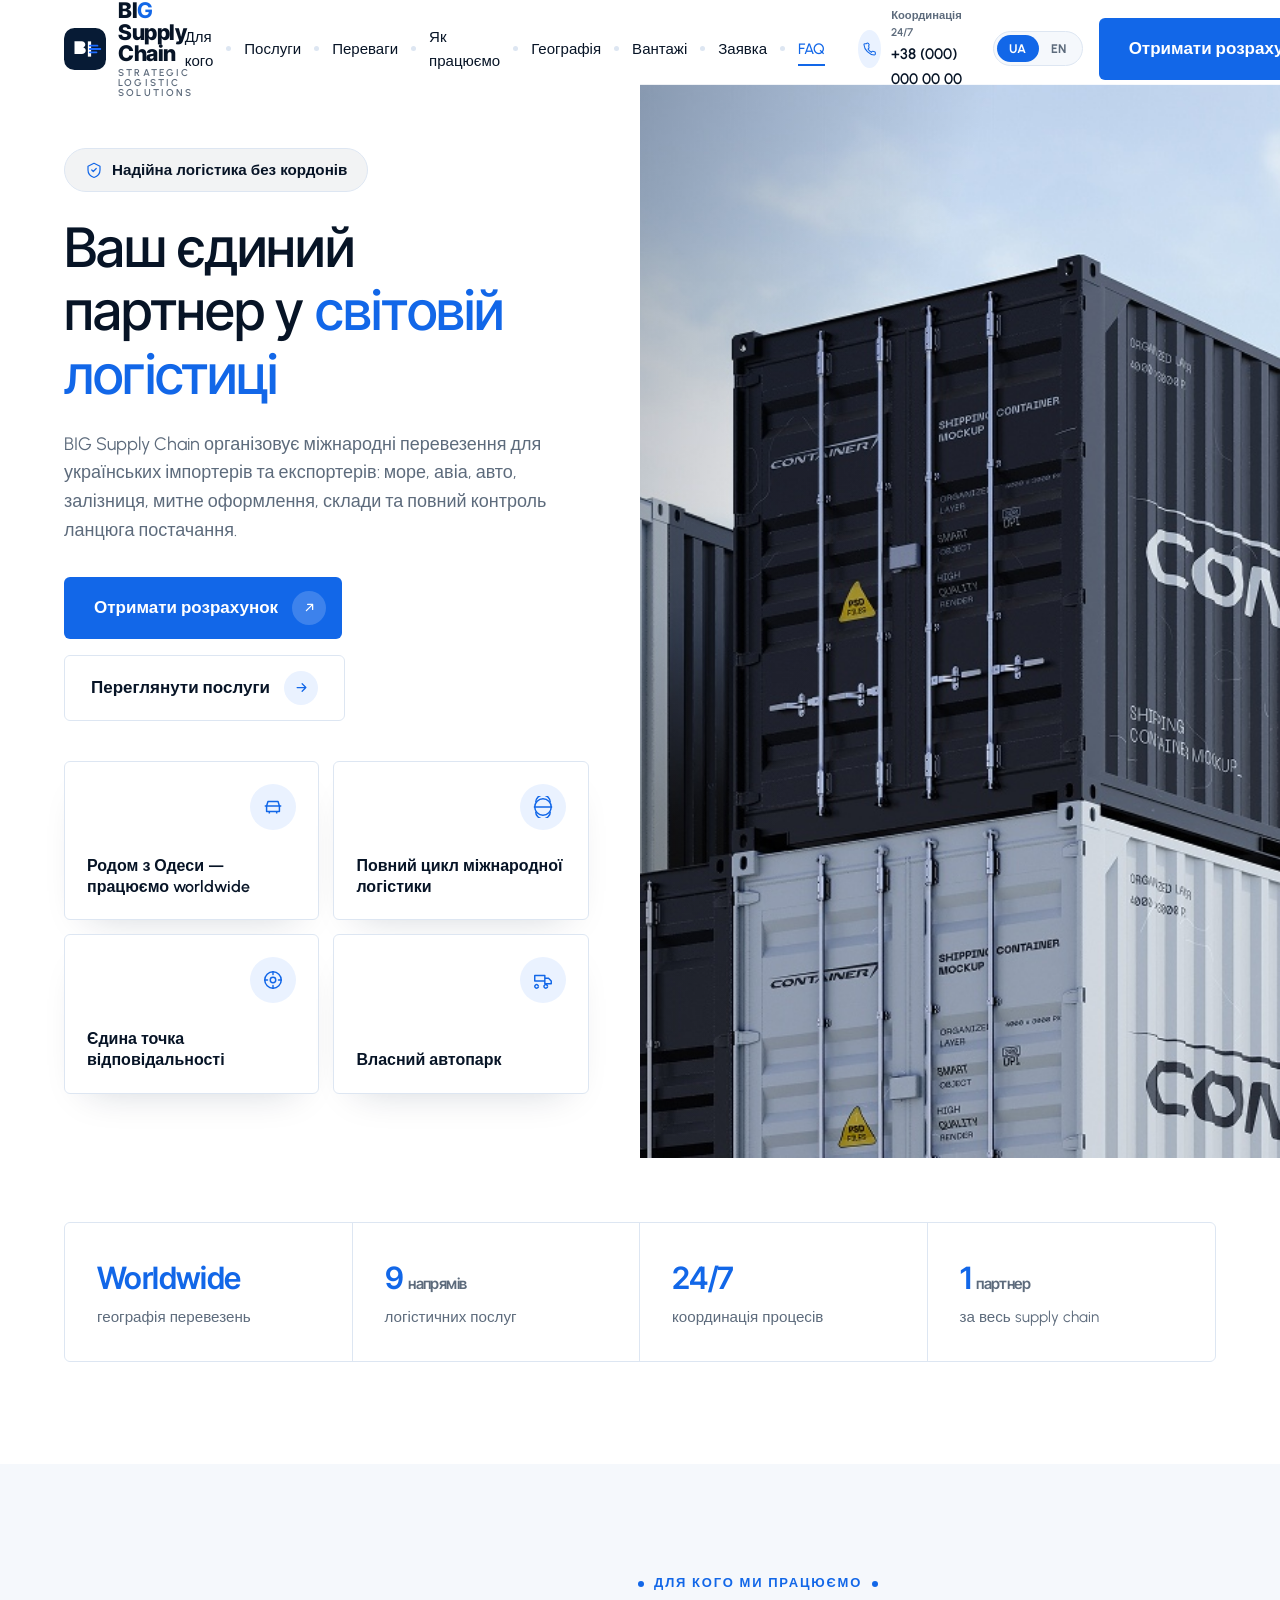
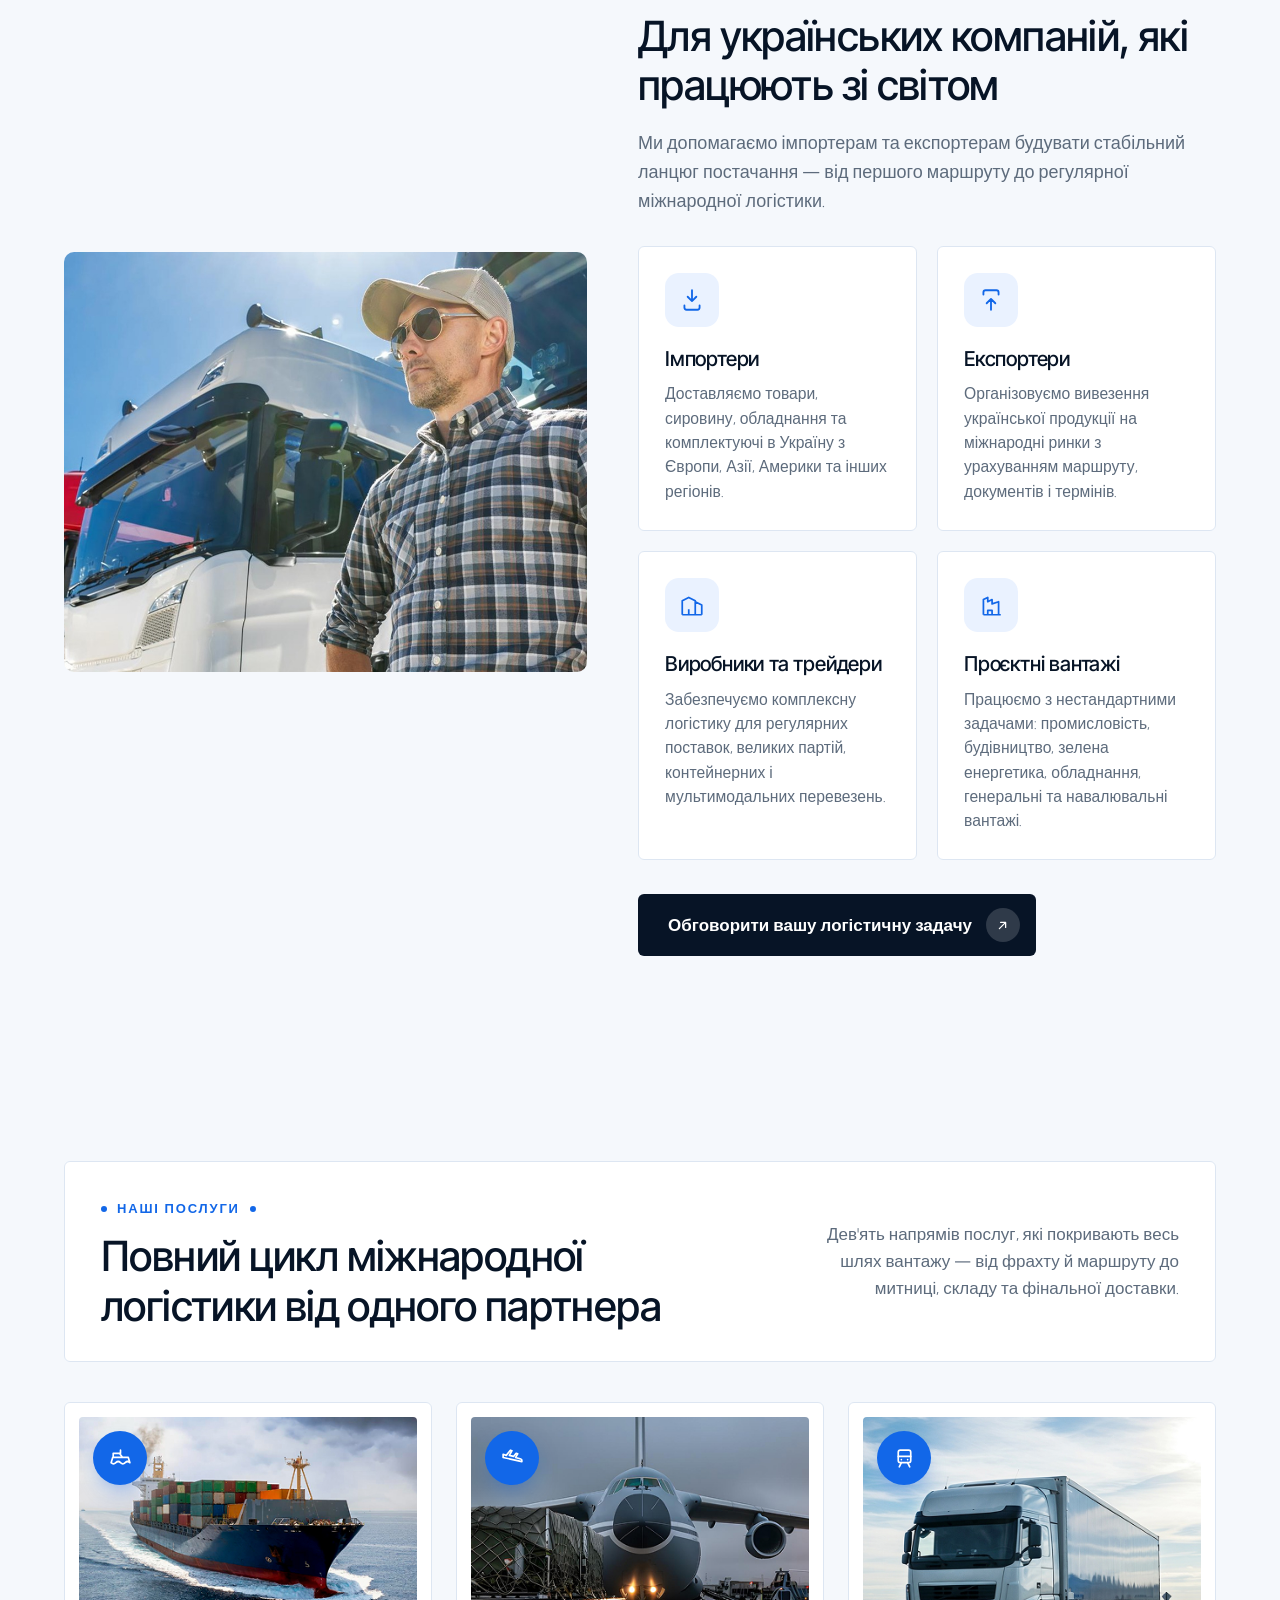
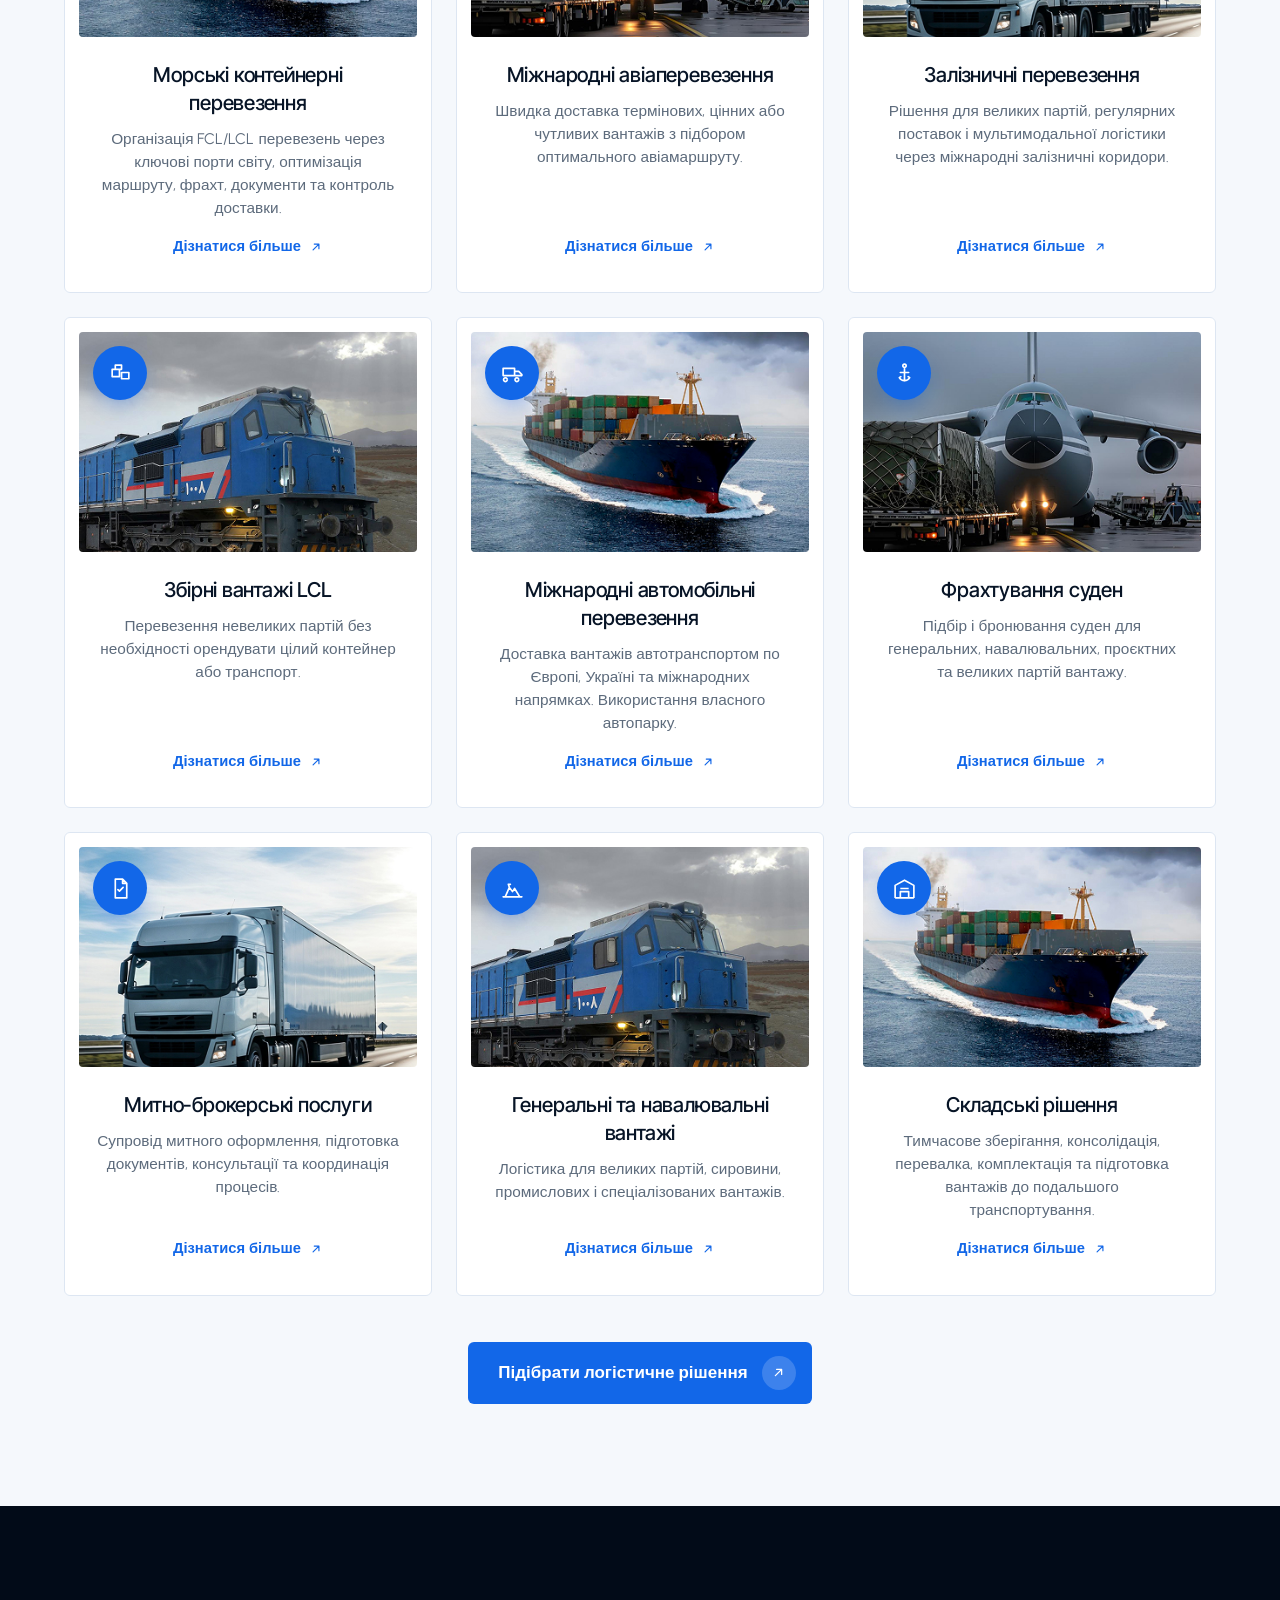
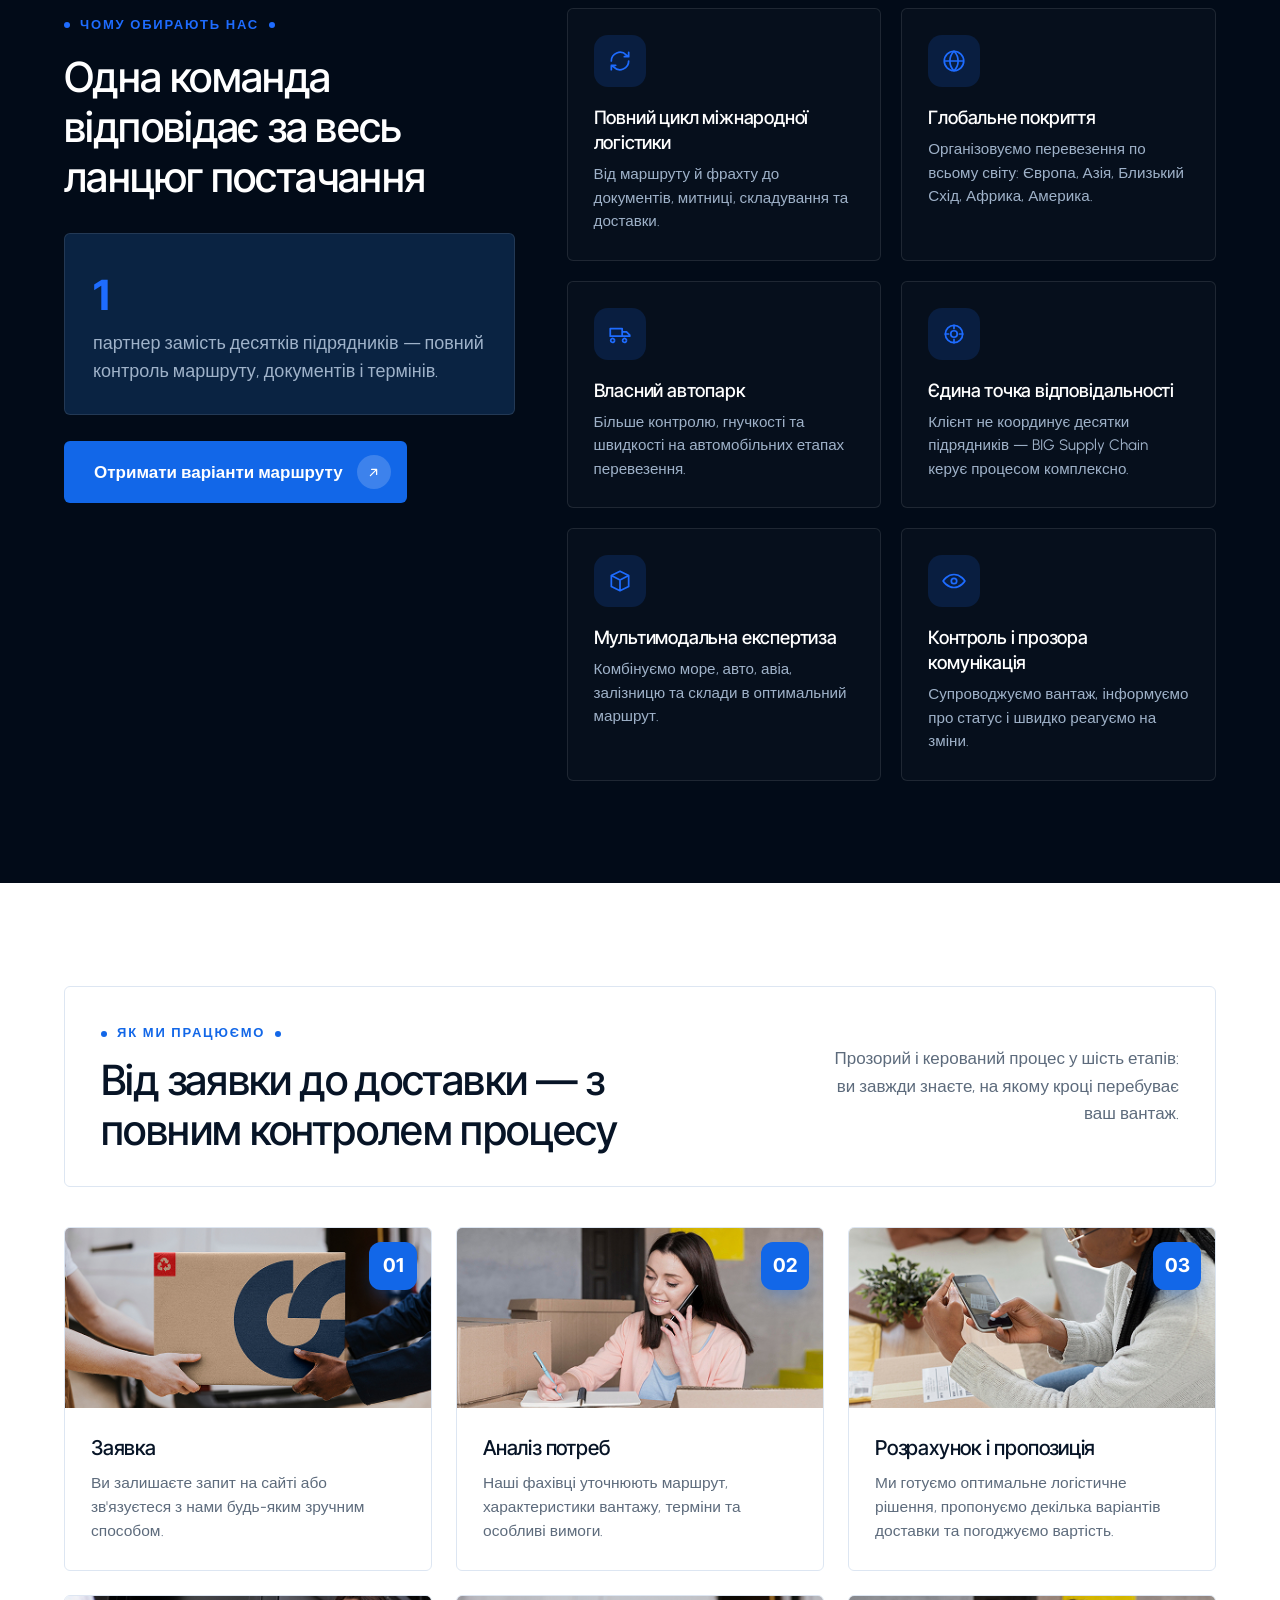
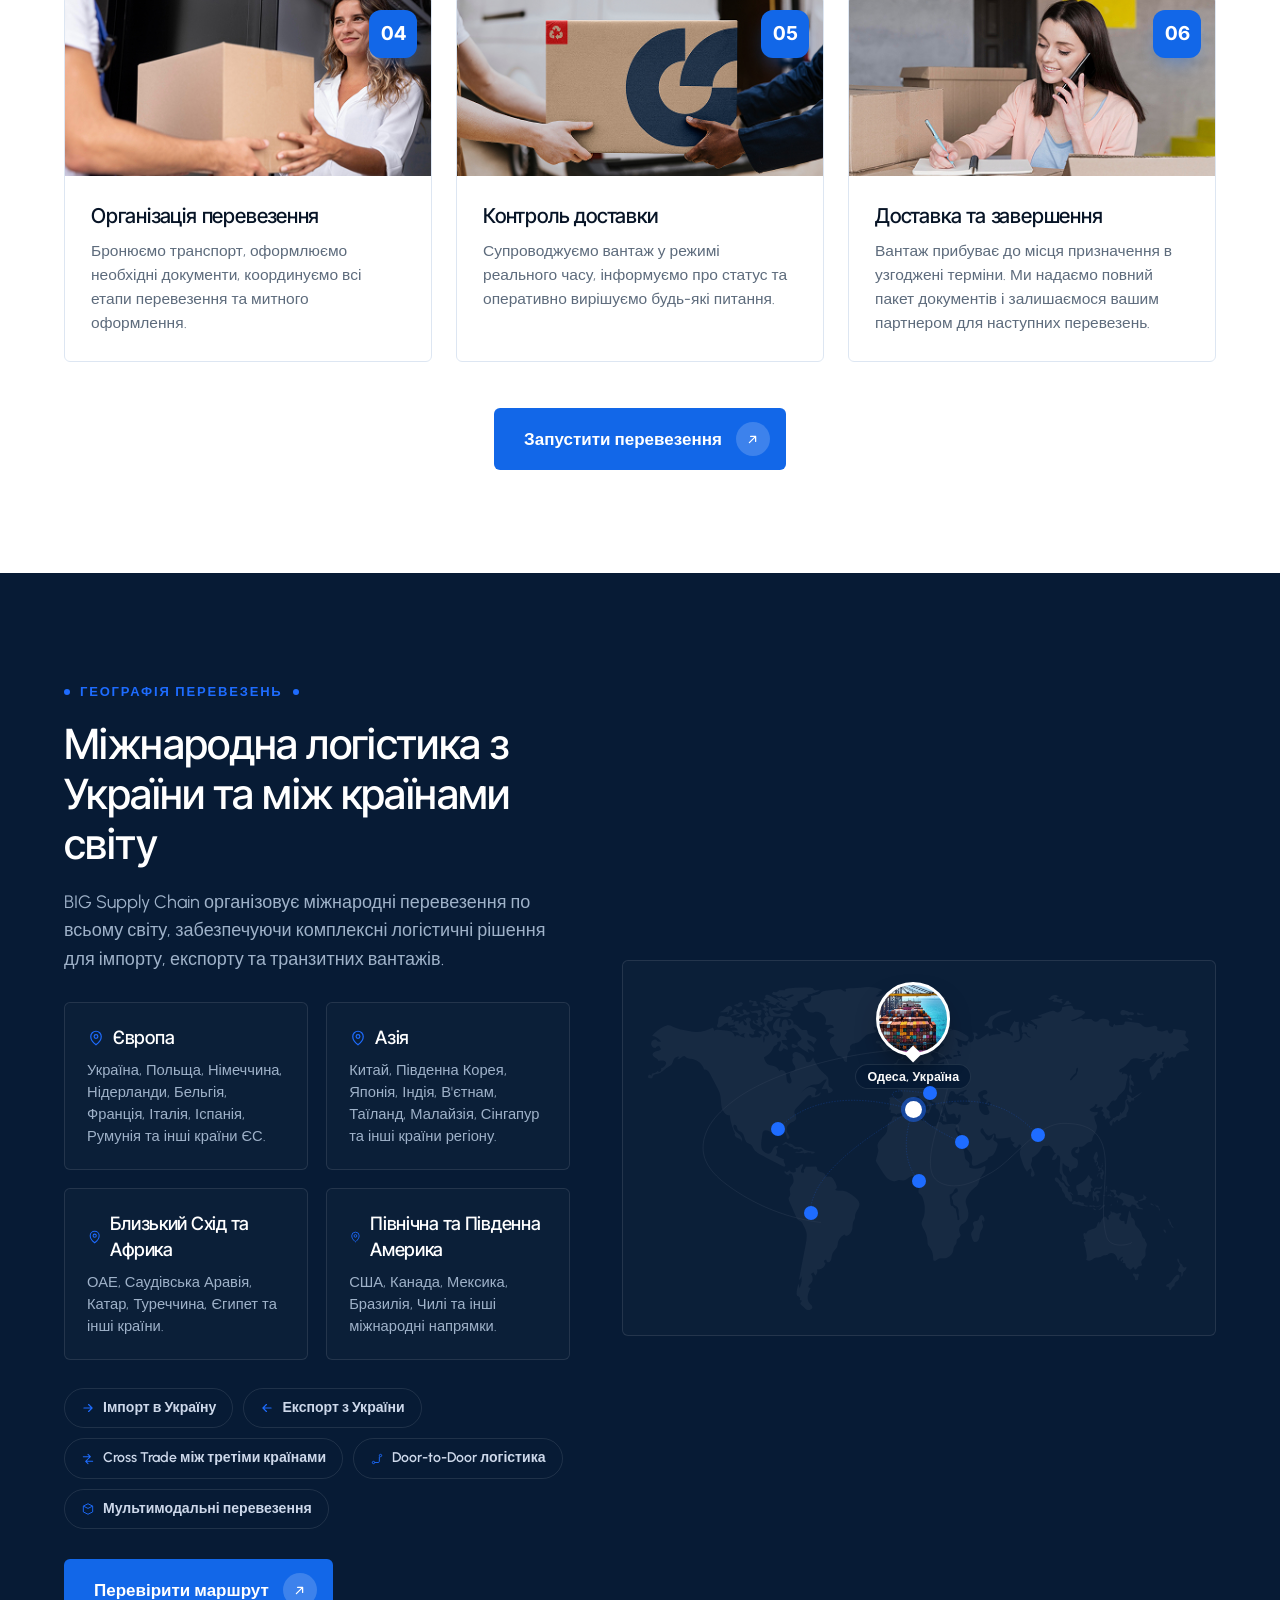
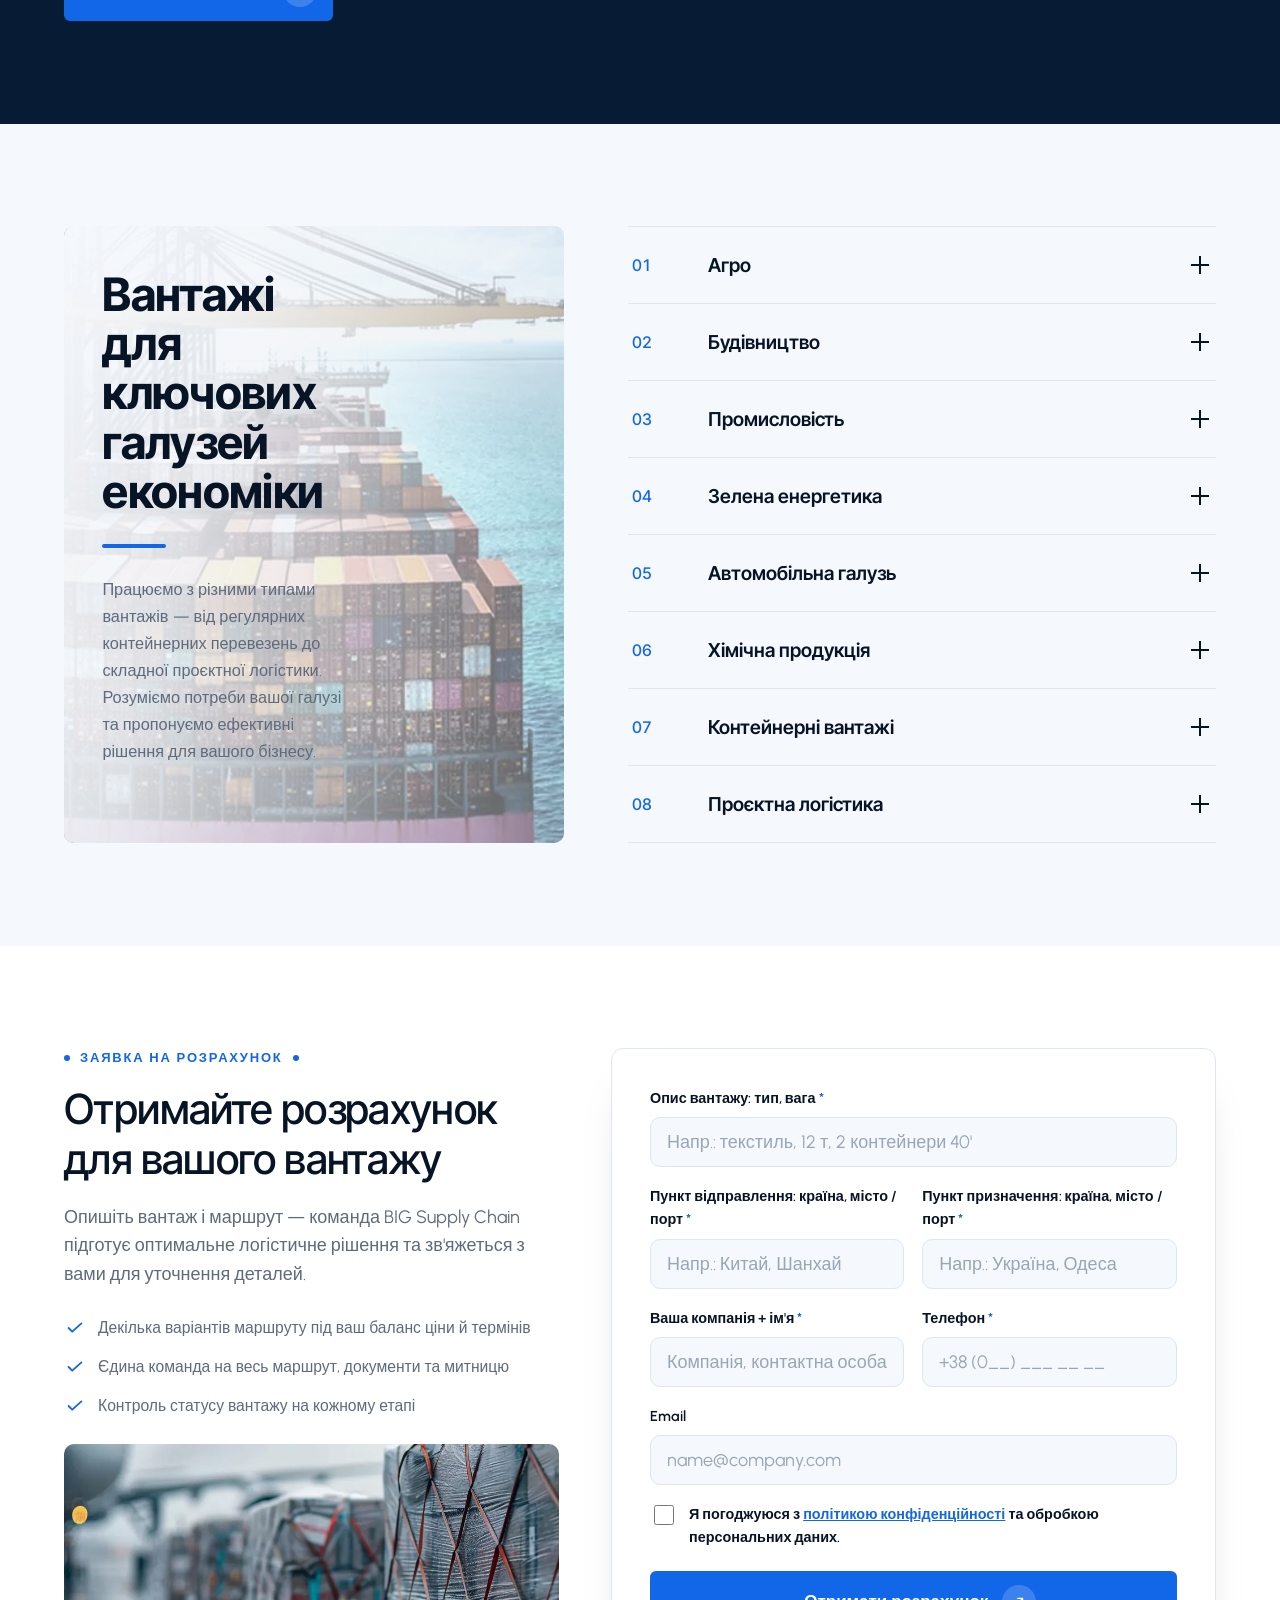
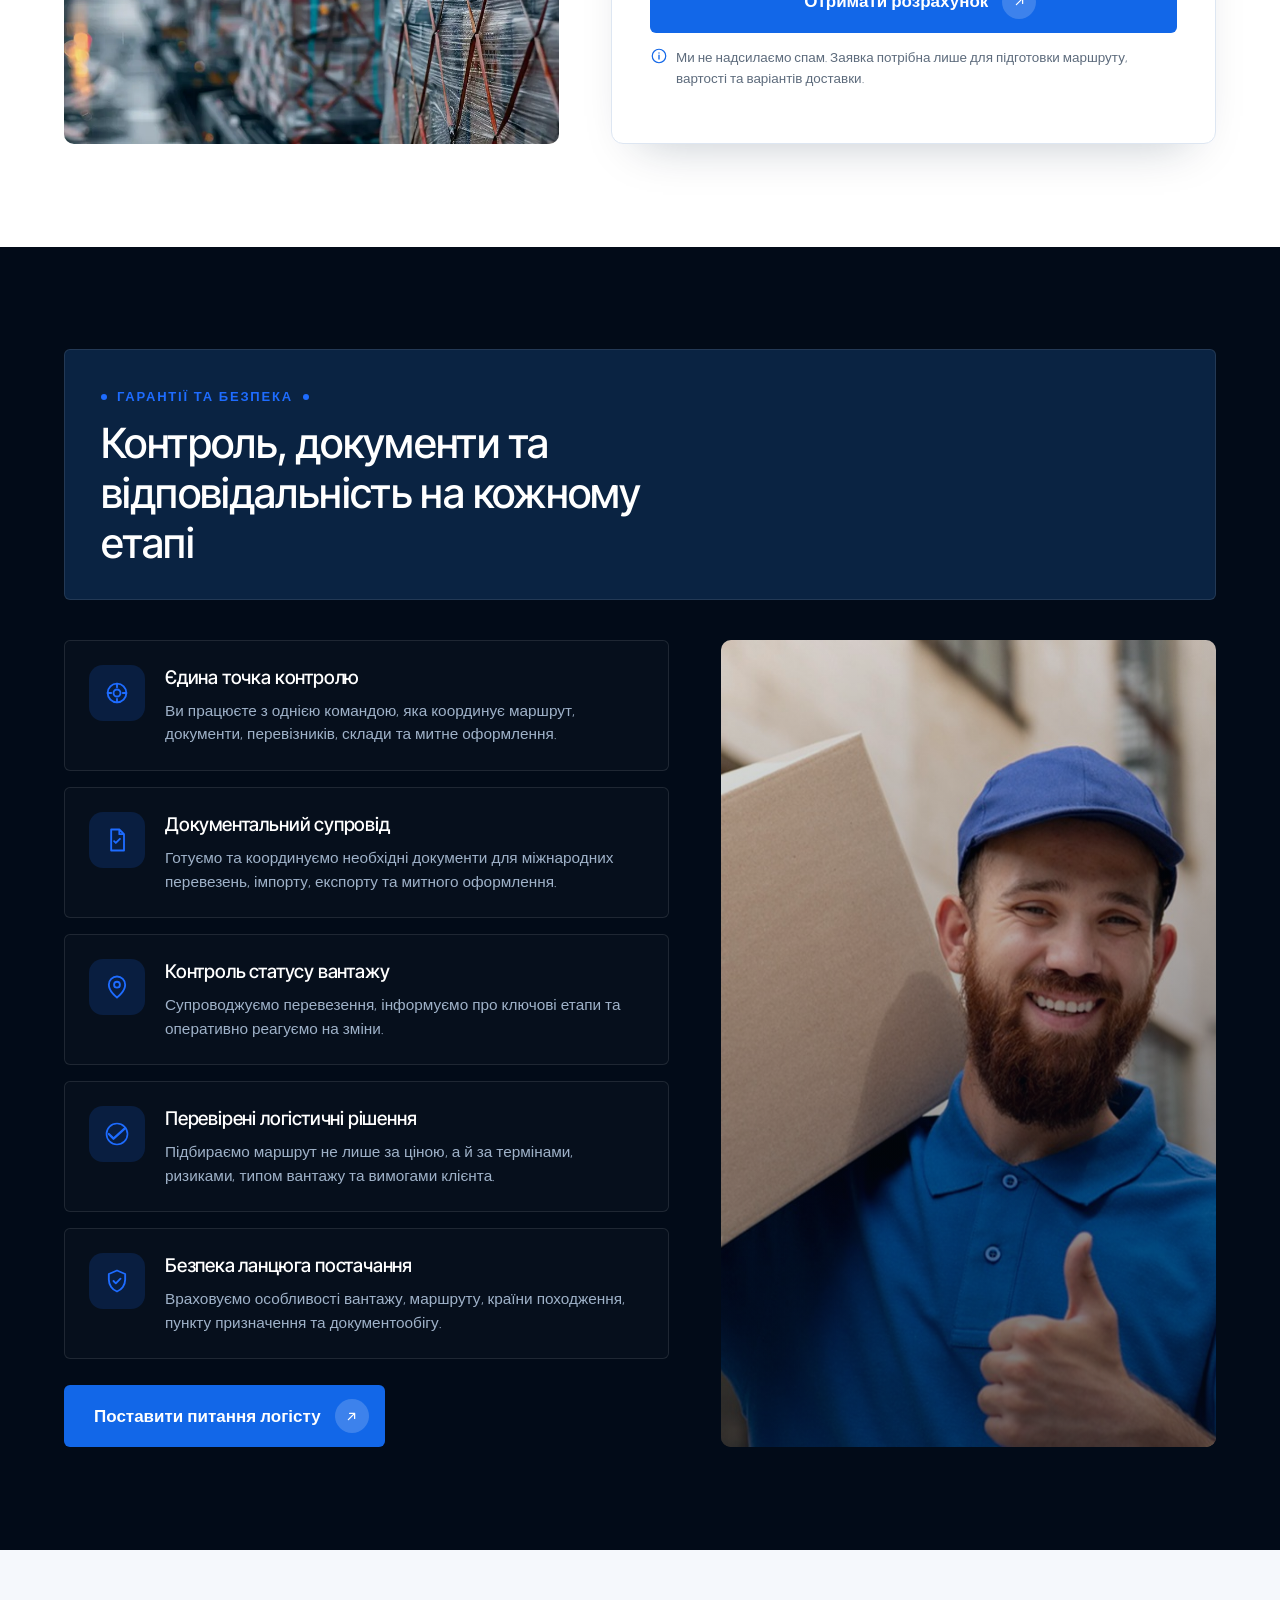
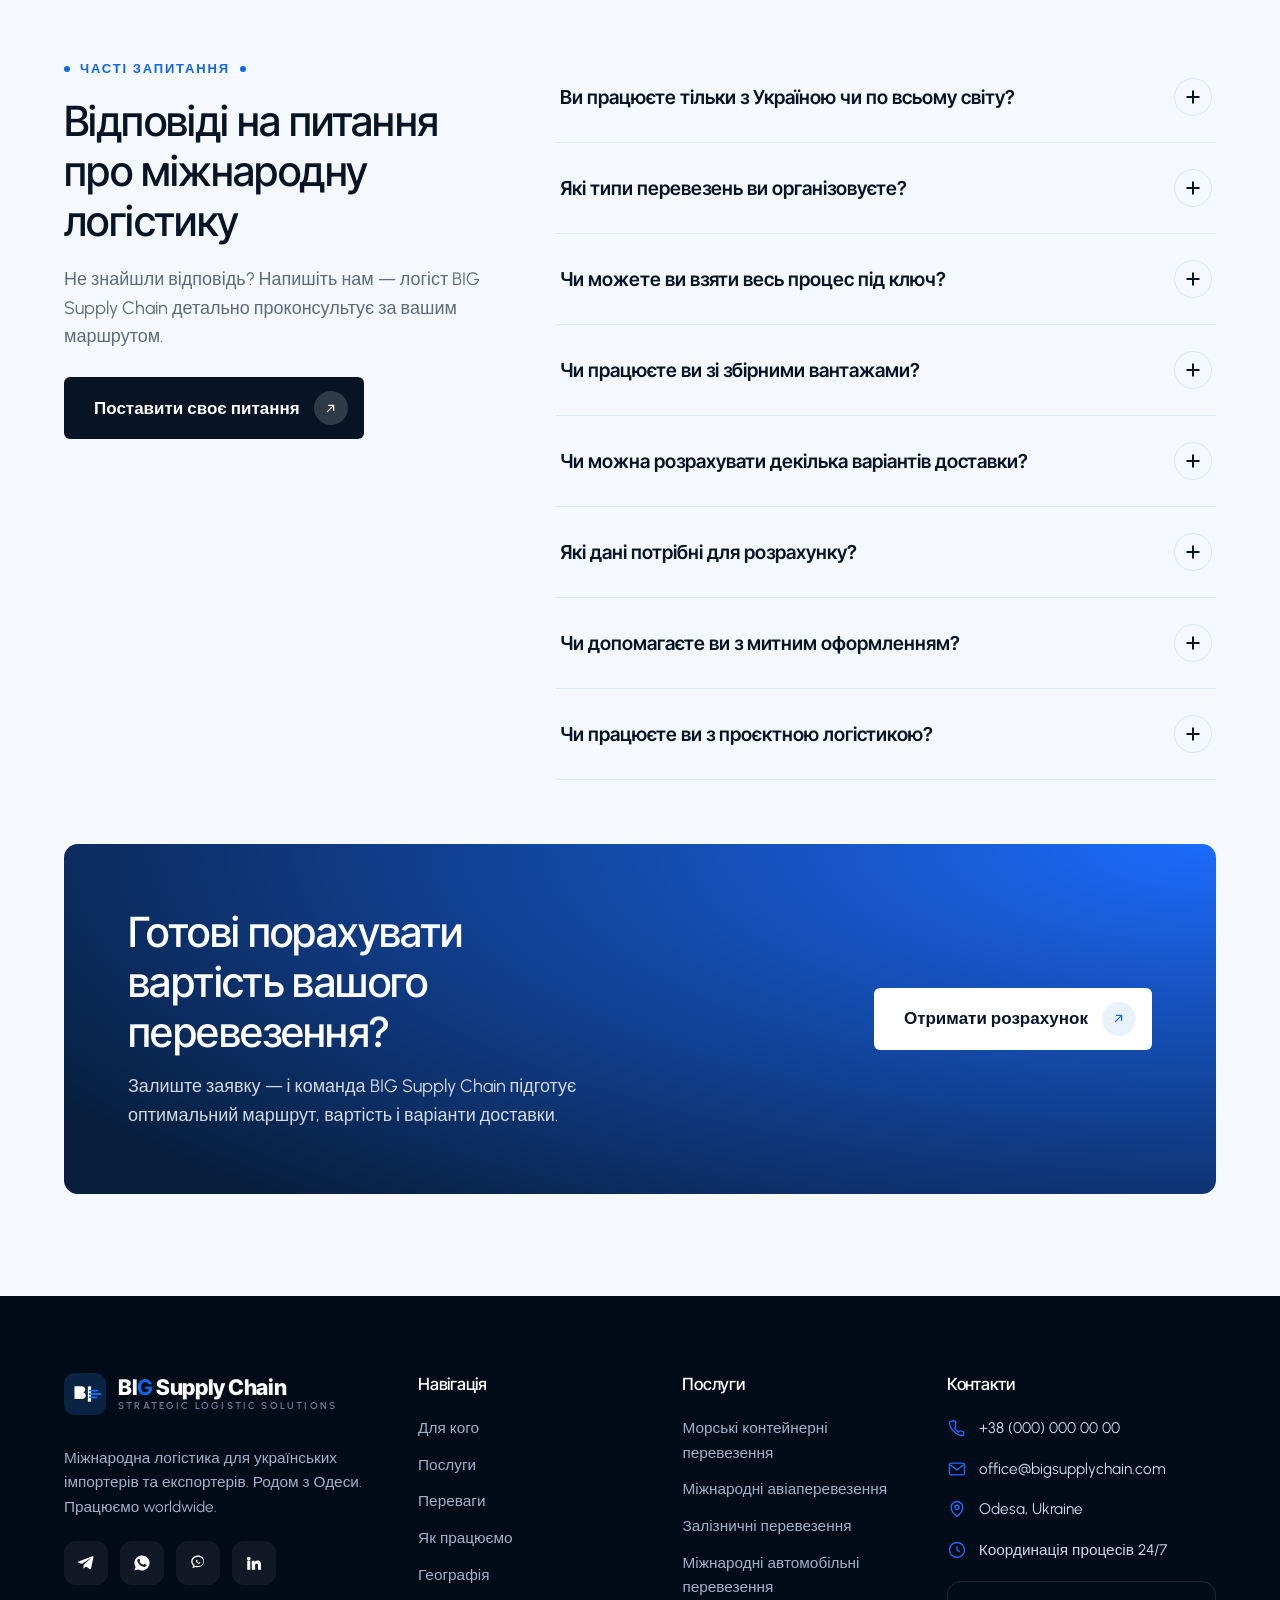
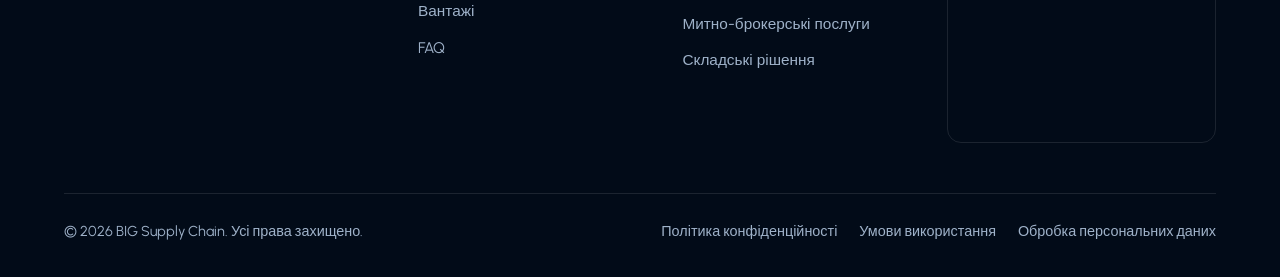
<file: index-old.html>
<!DOCTYPE html>
<html lang="uk">
<head>
  <meta charset="UTF-8">
  <meta name="viewport" content="width=device-width, initial-scale=1">
  <title data-i18n="meta.title">BIG Supply Chain — міжнародна логістика для імпортерів та експортерів</title>
  <meta name="description" data-i18n-attr="content" data-i18n="meta.description" content="BIG Supply Chain організовує міжнародні перевезення worldwide: морські контейнерні, авіа, авто, залізничні, LCL, фрахтування суден, митне оформлення та складські рішення. Родом з Одеси, працюємо по всьому світу.">
  <meta name="theme-color" content="#020B18">

  <!-- Open Graph -->
  <meta property="og:type" content="website">
  <meta property="og:title" content="BIG Supply Chain — міжнародна логістика для імпортерів та експортерів">
  <meta property="og:description" content="Ваш єдиний партнер у світовій логістиці. Море, авіа, авто, залізниця, митне оформлення та склади — повний цикл міжнародної логістики від одного партнера.">
  <meta property="og:image" content="assets/img/hero.jpg">
  <meta property="og:locale" content="uk_UA">
  <meta property="og:locale:alternate" content="en_US">
  <meta name="twitter:card" content="summary_large_image">
  <meta name="twitter:title" content="BIG Supply Chain — міжнародна логістика">
  <meta name="twitter:description" content="Ваш єдиний партнер у світовій логістиці. Повний цикл міжнародної логістики від одного партнера.">
  <meta name="twitter:image" content="assets/img/hero.jpg">

  <link rel="icon" href="assets/img/logo-ref.png">
  <link rel="apple-touch-icon" href="assets/img/logo-ref.png">

  <link rel="preconnect" href="https://fonts.googleapis.com">
  <link rel="preconnect" href="https://fonts.gstatic.com" crossorigin>
  <link href="https://fonts.googleapis.com/css2?family=Inter+Tight:wght@400;500;600;700;800&family=Urbanist:wght@400;500;600;700;800&display=swap" rel="stylesheet">
  <link rel="stylesheet" href="css/styles.css?v=4">
</head>
<body>

<!-- ============================== 1. HEADER / NAV ============================== -->
<header class="header" id="header">
  <div class="container">
    <nav class="nav" aria-label="Головна навігація">
      <a href="#top" class="logo" aria-label="BIG Supply Chain — на головну">
        <svg class="logo__mark" viewBox="0 0 44 44" fill="none" aria-hidden="true">
          <rect width="44" height="44" rx="11" fill="#071B35"/>
          <path d="M11 14h7.5c2.2 0 3.8 1.4 3.8 3.4 0 1.5-.9 2.6-2.2 3 1.6.3 2.7 1.6 2.7 3.3 0 2.2-1.8 3.6-4.3 3.6H11V14Z" fill="#fff"/>
          <path d="M25 30V14h3.4v16H25Z" fill="#fff"/>
          <path d="M27 18.5h8M27 22h11M27 25.5h7" stroke="#1E6CFF" stroke-width="2" stroke-linecap="round"/>
        </svg>
        <span class="logo__text">
          <span class="logo__name">BI<b>G</b> Supply Chain</span>
          <span class="logo__sub" data-i18n="logo.sub">Strategic Logistic Solutions</span>
        </span>
      </a>

      <ul class="nav__menu">
        <li><a class="nav__link" href="#audience" data-i18n="nav.audience">Для кого</a></li>
        <li><a class="nav__link" href="#services" data-i18n="nav.services">Послуги</a></li>
        <li><a class="nav__link" href="#benefits" data-i18n="nav.benefits">Переваги</a></li>
        <li><a class="nav__link" href="#process" data-i18n="nav.process">Як працюємо</a></li>
        <li><a class="nav__link" href="#geography" data-i18n="nav.geography">Географія</a></li>
        <li><a class="nav__link" href="#cargo" data-i18n="nav.cargo">Вантажі</a></li>
        <li><a class="nav__link" href="#quote" data-i18n="nav.quote">Заявка</a></li>
        <li><a class="nav__link" href="#faq" data-i18n="nav.faq">FAQ</a></li>
      </ul>

      <div class="nav__right">
        <a class="nav__phone" href="tel:+380000000000">
          <span class="nav__phone-ico" aria-hidden="true">
            <svg viewBox="0 0 24 24" fill="none"><path d="M6.5 4h-2a1.5 1.5 0 0 0-1.5 1.6C3.4 13 11 20.6 18.4 21a1.5 1.5 0 0 0 1.6-1.5v-2a1.5 1.5 0 0 0-1.2-1.5l-2.6-.5a1.5 1.5 0 0 0-1.4.5l-.8.9a12 12 0 0 1-4.9-4.9l.9-.8a1.5 1.5 0 0 0 .5-1.4l-.5-2.6A1.5 1.5 0 0 0 6.5 4Z" stroke="currentColor" stroke-width="1.6"/></svg>
          </span>
          <span><small data-i18n="header.phoneLabel">Координація 24/7</small>+38 (000) 000 00 00</span>
        </a>

        <div class="lang is-desktop" role="group" aria-label="Перемикач мови">
          <button class="lang__btn is-active" data-lang="uk" type="button">UA</button>
          <button class="lang__btn" data-lang="en" type="button">EN</button>
        </div>

        <a href="#quote" class="btn btn--primary" data-cta="quote">
          <span data-i18n="header.cta">Отримати розрахунок</span>
          <span class="btn__icon" aria-hidden="true"><svg viewBox="0 0 24 24" fill="none"><path d="M7 17 17 7M9 7h8v8" stroke="currentColor" stroke-width="2" stroke-linecap="round" stroke-linejoin="round"/></svg></span>
        </a>

        <button class="burger" id="burger" type="button" aria-label="Відкрити меню" aria-expanded="false">
          <span></span><span></span><span></span>
        </button>
      </div>
    </nav>
  </div>
</header>

<!-- Mobile menu -->
<div class="mobile-menu" id="mobileMenu" aria-hidden="true">
  <nav class="mobile-menu__nav" aria-label="Мобільна навігація">
    <a class="mobile-menu__link" href="#audience" data-i18n="nav.audience">Для кого</a>
    <a class="mobile-menu__link" href="#services" data-i18n="nav.services">Послуги</a>
    <a class="mobile-menu__link" href="#benefits" data-i18n="nav.benefits">Переваги</a>
    <a class="mobile-menu__link" href="#process" data-i18n="nav.process">Як працюємо</a>
    <a class="mobile-menu__link" href="#geography" data-i18n="nav.geography">Географія</a>
    <a class="mobile-menu__link" href="#cargo" data-i18n="nav.cargo">Вантажі</a>
    <a class="mobile-menu__link" href="#quote" data-i18n="nav.quote">Заявка</a>
    <a class="mobile-menu__link" href="#faq" data-i18n="nav.faq">FAQ</a>
  </nav>
  <div class="lang" role="group" aria-label="Перемикач мови">
    <button class="lang__btn is-active" data-lang="uk" type="button">UA</button>
    <button class="lang__btn" data-lang="en" type="button">EN</button>
  </div>
  <div class="mobile-menu__contacts">
    <span data-i18n="header.phoneLabel">Координація 24/7</span>
    <a href="tel:+380000000000">+38 (000) 000 00 00</a>
    <a href="mailto:office@bigsupplychain.com">office@bigsupplychain.com</a>
    <span>Odesa, Ukraine</span>
  </div>
  <div class="mobile-menu__social">
    <a href="#" aria-label="Telegram"><svg viewBox="0 0 24 24" fill="currentColor"><path d="M21.9 4.6 18.7 19.3c-.2 1-.9 1.3-1.8.8l-4.9-3.6-2.4 2.3c-.3.3-.5.5-1 .5l.4-5 9.1-8.2c.4-.3-.1-.5-.6-.2L6.7 13.1l-4.8-1.5c-1-.3-1-1 .2-1.5L20.6 3c.9-.3 1.6.2 1.3 1.6Z"/></svg></a>
    <a href="#" aria-label="WhatsApp"><svg viewBox="0 0 24 24" fill="currentColor"><path d="M12 2a10 10 0 0 0-8.5 15.3L2 22l4.8-1.5A10 10 0 1 0 12 2Zm5.3 14c-.2.6-1.3 1.2-1.8 1.2-.5.1-1.1.1-1.8-.1-.4-.2-1-.4-1.7-.7-3-1.3-4.9-4.3-5-4.5-.2-.2-1.2-1.6-1.2-3s.7-2.1 1-2.4c.2-.3.5-.3.7-.3h.5c.2 0 .4 0 .6.5l.8 2c.1.2.1.4 0 .5l-.4.6c-.2.2-.3.4-.1.7.2.3.9 1.4 1.9 2.3 1.3 1.1 2.3 1.5 2.6 1.6.3.1.5.1.7-.1l.8-1c.2-.2.4-.2.6-.1l1.9.9c.3.1.4.2.5.3 0 .2 0 .9-.2 1.6Z"/></svg></a>
    <a href="#" aria-label="LinkedIn"><svg viewBox="0 0 24 24" fill="currentColor"><path d="M4.98 3.5a2.5 2.5 0 1 1 0 5 2.5 2.5 0 0 1 0-5ZM3 9h4v12H3V9Zm6 0h3.8v1.7h.1c.5-1 1.8-2 3.7-2 4 0 4.7 2.5 4.7 5.8V21h-4v-5.3c0-1.3 0-2.9-1.8-2.9s-2 1.4-2 2.8V21H9V9Z"/></svg></a>
  </div>
</div>

<main id="top">

<!-- ============================== 2. HERO ============================== -->
<section class="hero" aria-labelledby="hero-title">
  <div class="hero__grid">
      <div class="hero__content">
        <span class="hero__pill reveal">
          <svg viewBox="0 0 24 24" fill="none" aria-hidden="true"><path d="M12 3 4 7v5c0 4.4 3 8.5 8 10 5-1.5 8-5.6 8-10V7l-8-4Z" stroke="currentColor" stroke-width="1.6" stroke-linejoin="round"/><path d="m9 12 2 2 4-4" stroke="currentColor" stroke-width="1.6" stroke-linecap="round" stroke-linejoin="round"/></svg>
          <span data-i18n="hero.eyebrow">Надійна логістика без кордонів</span>
        </span>
        <h1 class="hero__title reveal" data-delay="1" id="hero-title" data-i18n-html="hero.title">Ваш єдиний партнер у <span class="accent-text">світовій логістиці</span></h1>
        <p class="hero__summary reveal" data-delay="2" data-i18n="hero.summary">BIG Supply Chain організовує міжнародні перевезення для українських імпортерів та експортерів: море, авіа, авто, залізниця, митне оформлення, склади та повний контроль ланцюга постачання.</p>
        <div class="hero__cta reveal" data-delay="3">
          <a href="#quote" class="btn btn--primary" data-cta="quote">
            <span data-i18n="hero.cta1">Отримати розрахунок</span>
            <span class="btn__icon" aria-hidden="true"><svg viewBox="0 0 24 24" fill="none"><path d="M7 17 17 7M9 7h8v8" stroke="currentColor" stroke-width="2" stroke-linecap="round" stroke-linejoin="round"/></svg></span>
          </a>
          <a href="#services" class="btn btn--ghost">
            <span data-i18n="hero.cta2">Переглянути послуги</span>
            <span class="btn__icon" aria-hidden="true"><svg viewBox="0 0 24 24" fill="none"><path d="M5 12h14M13 6l6 6-6 6" stroke="currentColor" stroke-width="2" stroke-linecap="round" stroke-linejoin="round"/></svg></span>
          </a>
        </div>
        <div class="hero__cards">
          <div class="hero-card reveal" data-delay="1">
            <span class="hero-card__ico" aria-hidden="true"><svg viewBox="0 0 24 24" fill="none"><path d="M3 11h18M5 11l1.5-5h11L19 11M5 11v6h14v-6M8 17v2M16 17v2" stroke="currentColor" stroke-width="1.6" stroke-linejoin="round"/></svg></span>
            <p data-i18n="hero.card1">Родом з Одеси — працюємо worldwide</p>
          </div>
          <div class="hero-card reveal" data-delay="2">
            <span class="hero-card__ico" aria-hidden="true"><svg viewBox="0 0 24 24" fill="none"><path d="M4 7a8 8 0 0 1 16 0M4 17a8 8 0 0 0 16 0M2 12h20" stroke="currentColor" stroke-width="1.6"/><circle cx="12" cy="12" r="9" stroke="currentColor" stroke-width="1.6"/></svg></span>
            <p data-i18n="hero.card2">Повний цикл міжнародної логістики</p>
          </div>
          <div class="hero-card reveal" data-delay="3">
            <span class="hero-card__ico" aria-hidden="true"><svg viewBox="0 0 24 24" fill="none"><circle cx="12" cy="12" r="3" stroke="currentColor" stroke-width="1.6"/><circle cx="12" cy="12" r="9" stroke="currentColor" stroke-width="1.6"/><path d="M12 3v3M12 18v3M3 12h3M18 12h3" stroke="currentColor" stroke-width="1.6" stroke-linecap="round"/></svg></span>
            <p data-i18n="hero.card3">Єдина точка відповідальності</p>
          </div>
          <div class="hero-card reveal" data-delay="4">
            <span class="hero-card__ico" aria-hidden="true"><svg viewBox="0 0 24 24" fill="none"><path d="M3 13h11V7H3v6Zm11-3h4l3 3v3h-7v-6ZM7 19a2 2 0 1 1 0-.1M17 19a2 2 0 1 1 0-.1" stroke="currentColor" stroke-width="1.6" stroke-linejoin="round"/></svg></span>
            <p data-i18n="hero.card4">Власний автопарк</p>
          </div>
        </div>
      </div>

      <div class="hero__visual reveal" data-delay="2">
        <img class="hero__img" src="assets/img/hero.jpg" alt="Контейнерний термінал міжнародного порту — морська логістика BIG Supply Chain" loading="eager" width="800" height="600">
      </div>
    </div>

    <!-- Stats strip -->
    <div class="container">
    <div class="stat-strip reveal">
      <div class="stat"><strong>Worldwide</strong><span data-i18n="hero.stat1">географія перевезень</span></div>
      <div class="stat"><strong>9 <span data-i18n="hero.stat2num">напрямів</span></strong><span data-i18n="hero.stat2">логістичних послуг</span></div>
      <div class="stat"><strong>24/7</strong><span data-i18n="hero.stat3">координація процесів</span></div>
      <div class="stat"><strong>1 <span data-i18n="hero.stat4num">партнер</span></strong><span data-i18n="hero.stat4">за весь supply chain</span></div>
    </div>
  </div>
</section>

<!-- ============================== 3. ДЛЯ КОГО ============================== -->
<section class="section section--light" id="audience" aria-labelledby="audience-title">
  <div class="container">
    <div class="audience">
      <div class="audience__media reveal">
        <img class="audience__img" src="assets/img/about.jpg" alt="Команда логістів BIG Supply Chain координує міжнародні перевезення" loading="lazy">
      </div>
      <div class="audience__content">
        <span class="eyebrow is-dual reveal"><span data-i18n="audience.eyebrow">Для кого ми працюємо</span></span>
        <h2 class="reveal" data-delay="1" id="audience-title" style="margin-top:16px" data-i18n="audience.title">Для українських компаній, які працюють зі світом</h2>
        <p class="reveal" data-delay="2" style="color:var(--muted);margin:18px 0 0;max-width:50ch" data-i18n="audience.subtitle">Ми допомагаємо імпортерам та експортерам будувати стабільний ланцюг постачання — від першого маршруту до регулярної міжнародної логістики.</p>

        <div class="audience__list">
          <article class="feature-card reveal" data-delay="1">
            <span class="feature-card__ico" aria-hidden="true"><svg viewBox="0 0 24 24" fill="none"><path d="M12 3v10m0 0-4-4m4 4 4-4M5 17v2a2 2 0 0 0 2 2h10a2 2 0 0 0 2-2v-2" stroke="currentColor" stroke-width="1.7" stroke-linecap="round" stroke-linejoin="round"/></svg></span>
            <h3 data-i18n="audience.b1t">Імпортери</h3>
            <p data-i18n="audience.b1d">Доставляємо товари, сировину, обладнання та комплектуючі в Україну з Європи, Азії, Америки та інших регіонів.</p>
          </article>
          <article class="feature-card reveal" data-delay="2">
            <span class="feature-card__ico" aria-hidden="true"><svg viewBox="0 0 24 24" fill="none"><path d="M12 21V11m0 0-4 4m4-4 4 4M5 7V5a2 2 0 0 1 2-2h10a2 2 0 0 1 2 2v2" stroke="currentColor" stroke-width="1.7" stroke-linecap="round" stroke-linejoin="round"/></svg></span>
            <h3 data-i18n="audience.b2t">Експортери</h3>
            <p data-i18n="audience.b2d">Організовуємо вивезення української продукції на міжнародні ринки з урахуванням маршруту, документів і термінів.</p>
          </article>
          <article class="feature-card reveal" data-delay="3">
            <span class="feature-card__ico" aria-hidden="true"><svg viewBox="0 0 24 24" fill="none"><path d="M3 21V8l6-3 6 3v13M9 21v-5h0M15 9l6 3v9M3 21h18" stroke="currentColor" stroke-width="1.6" stroke-linejoin="round"/></svg></span>
            <h3 data-i18n="audience.b3t">Виробники та трейдери</h3>
            <p data-i18n="audience.b3d">Забезпечуємо комплексну логістику для регулярних поставок, великих партій, контейнерних і мультимодальних перевезень.</p>
          </article>
          <article class="feature-card reveal" data-delay="4">
            <span class="feature-card__ico" aria-hidden="true"><svg viewBox="0 0 24 24" fill="none"><path d="M5 21V7l4-2v4l4-2v4l6-2v12M5 21h16M9 21v-4h4v4" stroke="currentColor" stroke-width="1.6" stroke-linejoin="round"/></svg></span>
            <h3 data-i18n="audience.b4t">Проєктні вантажі</h3>
            <p data-i18n="audience.b4d">Працюємо з нестандартними задачами: промисловість, будівництво, зелена енергетика, обладнання, генеральні та навалювальні вантажі.</p>
          </article>
        </div>

        <a href="#quote" class="btn btn--dark reveal" data-cta="quote">
          <span data-i18n="audience.cta">Обговорити вашу логістичну задачу</span>
          <span class="btn__icon" aria-hidden="true"><svg viewBox="0 0 24 24" fill="none"><path d="M7 17 17 7M9 7h8v8" stroke="currentColor" stroke-width="2" stroke-linecap="round" stroke-linejoin="round"/></svg></span>
        </a>
      </div>
    </div>
  </div>
</section>

<!-- ============================== 4. НАШІ ПОСЛУГИ ============================== -->
<section class="section section--light" id="services" aria-labelledby="services-title">
  <div class="container">
    <div class="section-head reveal">
      <div>
        <span class="eyebrow is-dual"><span data-i18n="services.eyebrow">Наші послуги</span></span>
        <h2 class="section-head__title" id="services-title" data-i18n="services.title">Повний цикл міжнародної логістики від одного партнера</h2>
      </div>
      <p class="section-head__lead" data-i18n="services.lead">Дев'ять напрямів послуг, які покривають весь шлях вантажу — від фрахту й маршруту до митниці, складу та фінальної доставки.</p>
    </div>

    <div class="service-grid">
      <!-- 1 -->
      <article class="service-card reveal" data-delay="1">
        <div class="service-card__media">
          <img src="assets/img/service-1.jpg" alt="Морські контейнерні перевезення FCL та LCL" loading="lazy">
          <span class="service-card__ico" aria-hidden="true"><svg viewBox="0 0 24 24" fill="none"><path d="M3 16l1.5-5h15L21 16M5 11V7h6l3 4M12 4v3M3 16c1.5 1.5 3 1.5 4.5 0s3-1.5 4.5 0 3 1.5 4.5 0 3-1.5 4.5 0" stroke="currentColor" stroke-width="1.6" stroke-linecap="round" stroke-linejoin="round"/></svg></span>
        </div>
        <div class="service-card__body">
          <h3 data-i18n="services.s1t">Морські контейнерні перевезення</h3>
          <p data-i18n="services.s1d">Організація FCL/LCL перевезень через ключові порти світу, оптимізація маршруту, фрахт, документи та контроль доставки.</p>
          <a href="#quote" class="service-card__more" data-cta="quote"><span data-i18n="services.more">Дізнатися більше</span><svg viewBox="0 0 24 24" fill="none"><path d="M7 17 17 7M9 7h8v8" stroke="currentColor" stroke-width="2" stroke-linecap="round" stroke-linejoin="round"/></svg></a>
        </div>
      </article>
      <!-- 2 -->
      <article class="service-card reveal" data-delay="2">
        <div class="service-card__media">
          <img src="assets/img/service-2.jpg" alt="Міжнародні авіаперевезення термінових вантажів" loading="lazy">
          <span class="service-card__ico" aria-hidden="true"><svg viewBox="0 0 24 24" fill="none"><path d="M21 15 3 11V8l3 1 4-5 1.5.5L9 9l4 1 2.5-3L17 7.5 15 11l5 1.5c.8.2 1 .8 1 1.5v1Z" stroke="currentColor" stroke-width="1.6" stroke-linejoin="round"/></svg></span>
        </div>
        <div class="service-card__body">
          <h3 data-i18n="services.s2t">Міжнародні авіаперевезення</h3>
          <p data-i18n="services.s2d">Швидка доставка термінових, цінних або чутливих вантажів з підбором оптимального авіамаршруту.</p>
          <a href="#quote" class="service-card__more" data-cta="quote"><span data-i18n="services.more">Дізнатися більше</span><svg viewBox="0 0 24 24" fill="none"><path d="M7 17 17 7M9 7h8v8" stroke="currentColor" stroke-width="2" stroke-linecap="round" stroke-linejoin="round"/></svg></a>
        </div>
      </article>
      <!-- 3 -->
      <article class="service-card reveal" data-delay="3">
        <div class="service-card__media">
          <img src="assets/img/service-3.jpg" alt="Залізничні перевезення великих партій вантажу" loading="lazy">
          <span class="service-card__ico" aria-hidden="true"><svg viewBox="0 0 24 24" fill="none"><rect x="6" y="4" width="12" height="12" rx="2" stroke="currentColor" stroke-width="1.6"/><path d="M6 10h12M9 16l-2 4M15 16l2 4M9 13h0M15 13h0" stroke="currentColor" stroke-width="1.6" stroke-linecap="round"/></svg></span>
        </div>
        <div class="service-card__body">
          <h3 data-i18n="services.s3t">Залізничні перевезення</h3>
          <p data-i18n="services.s3d">Рішення для великих партій, регулярних поставок і мультимодальної логістики через міжнародні залізничні коридори.</p>
          <a href="#quote" class="service-card__more" data-cta="quote"><span data-i18n="services.more">Дізнатися більше</span><svg viewBox="0 0 24 24" fill="none"><path d="M7 17 17 7M9 7h8v8" stroke="currentColor" stroke-width="2" stroke-linecap="round" stroke-linejoin="round"/></svg></a>
        </div>
      </article>
      <!-- 4 -->
      <article class="service-card reveal" data-delay="1">
        <div class="service-card__media">
          <img src="assets/img/service-4.jpg" alt="Збірні вантажі LCL — консолідація невеликих партій" loading="lazy">
          <span class="service-card__ico" aria-hidden="true"><svg viewBox="0 0 24 24" fill="none"><path d="M4 8h7v7H4zM13 11h7v6h-7zM7 4h6v4H7z" stroke="currentColor" stroke-width="1.6" stroke-linejoin="round"/></svg></span>
        </div>
        <div class="service-card__body">
          <h3 data-i18n="services.s4t">Збірні вантажі LCL</h3>
          <p data-i18n="services.s4d">Перевезення невеликих партій без необхідності орендувати цілий контейнер або транспорт.</p>
          <a href="#quote" class="service-card__more" data-cta="quote"><span data-i18n="services.more">Дізнатися більше</span><svg viewBox="0 0 24 24" fill="none"><path d="M7 17 17 7M9 7h8v8" stroke="currentColor" stroke-width="2" stroke-linecap="round" stroke-linejoin="round"/></svg></a>
        </div>
      </article>
      <!-- 5 -->
      <article class="service-card reveal" data-delay="2">
        <div class="service-card__media">
          <img src="assets/img/service-1.jpg" alt="Міжнародні автомобільні перевезення власним автопарком" loading="lazy">
          <span class="service-card__ico" aria-hidden="true"><svg viewBox="0 0 24 24" fill="none"><path d="M3 14h11V7H3v7Zm11-4h4l3 3v1h-7v-4ZM7 18a1.8 1.8 0 1 1 0-.1M18 18a1.8 1.8 0 1 1 0-.1" stroke="currentColor" stroke-width="1.6" stroke-linejoin="round"/></svg></span>
        </div>
        <div class="service-card__body">
          <h3 data-i18n="services.s5t">Міжнародні автомобільні перевезення</h3>
          <p data-i18n="services.s5d">Доставка вантажів автотранспортом по Європі, Україні та міжнародних напрямках. Використання власного автопарку.</p>
          <a href="#quote" class="service-card__more" data-cta="quote"><span data-i18n="services.more">Дізнатися більше</span><svg viewBox="0 0 24 24" fill="none"><path d="M7 17 17 7M9 7h8v8" stroke="currentColor" stroke-width="2" stroke-linecap="round" stroke-linejoin="round"/></svg></a>
        </div>
      </article>
      <!-- 6 -->
      <article class="service-card reveal" data-delay="3">
        <div class="service-card__media">
          <img src="assets/img/service-2.jpg" alt="Фрахтування суден для проєктних та навалювальних вантажів" loading="lazy">
          <span class="service-card__ico" aria-hidden="true"><svg viewBox="0 0 24 24" fill="none"><path d="M12 3a1.6 1.6 0 1 1 0 3.2A1.6 1.6 0 0 1 12 3ZM12 6v13M8 11h8M12 19a6 6 0 0 1-5-3l1.5-1M12 19a6 6 0 0 0 5-3l-1.5-1" stroke="currentColor" stroke-width="1.6" stroke-linecap="round" stroke-linejoin="round"/></svg></span>
        </div>
        <div class="service-card__body">
          <h3 data-i18n="services.s6t">Фрахтування суден</h3>
          <p data-i18n="services.s6d">Підбір і бронювання суден для генеральних, навалювальних, проєктних та великих партій вантажу.</p>
          <a href="#quote" class="service-card__more" data-cta="quote"><span data-i18n="services.more">Дізнатися більше</span><svg viewBox="0 0 24 24" fill="none"><path d="M7 17 17 7M9 7h8v8" stroke="currentColor" stroke-width="2" stroke-linecap="round" stroke-linejoin="round"/></svg></a>
        </div>
      </article>
      <!-- 7 -->
      <article class="service-card reveal" data-delay="1">
        <div class="service-card__media">
          <img src="assets/img/service-3.jpg" alt="Митно-брокерські послуги та оформлення документів" loading="lazy">
          <span class="service-card__ico" aria-hidden="true"><svg viewBox="0 0 24 24" fill="none"><path d="M7 3h7l4 4v14H7zM14 3v4h4M9.5 13l1.5 1.5 3.5-3.5" stroke="currentColor" stroke-width="1.6" stroke-linecap="round" stroke-linejoin="round"/></svg></span>
        </div>
        <div class="service-card__body">
          <h3 data-i18n="services.s7t">Митно-брокерські послуги</h3>
          <p data-i18n="services.s7d">Супровід митного оформлення, підготовка документів, консультації та координація процесів.</p>
          <a href="#quote" class="service-card__more" data-cta="quote"><span data-i18n="services.more">Дізнатися більше</span><svg viewBox="0 0 24 24" fill="none"><path d="M7 17 17 7M9 7h8v8" stroke="currentColor" stroke-width="2" stroke-linecap="round" stroke-linejoin="round"/></svg></a>
        </div>
      </article>
      <!-- 8 -->
      <article class="service-card reveal" data-delay="2">
        <div class="service-card__media">
          <img src="assets/img/service-4.jpg" alt="Генеральні та навалювальні вантажі — промислова логістика" loading="lazy">
          <span class="service-card__ico" aria-hidden="true"><svg viewBox="0 0 24 24" fill="none"><path d="M3 20h18M5 20l4-9 3 4 2-3 5 8M9 11l-1-3h2" stroke="currentColor" stroke-width="1.6" stroke-linecap="round" stroke-linejoin="round"/></svg></span>
        </div>
        <div class="service-card__body">
          <h3 data-i18n="services.s8t">Генеральні та навалювальні вантажі</h3>
          <p data-i18n="services.s8d">Логістика для великих партій, сировини, промислових і спеціалізованих вантажів.</p>
          <a href="#quote" class="service-card__more" data-cta="quote"><span data-i18n="services.more">Дізнатися більше</span><svg viewBox="0 0 24 24" fill="none"><path d="M7 17 17 7M9 7h8v8" stroke="currentColor" stroke-width="2" stroke-linecap="round" stroke-linejoin="round"/></svg></a>
        </div>
      </article>
      <!-- 9 -->
      <article class="service-card reveal" data-delay="3">
        <div class="service-card__media">
          <img src="assets/img/service-1.jpg" alt="Складські рішення — зберігання та консолідація вантажів" loading="lazy">
          <span class="service-card__ico" aria-hidden="true"><svg viewBox="0 0 24 24" fill="none"><path d="M3 21V9l9-5 9 5v12M3 21h18M8 21v-6h8v6M8 12h8" stroke="currentColor" stroke-width="1.6" stroke-linejoin="round"/></svg></span>
        </div>
        <div class="service-card__body">
          <h3 data-i18n="services.s9t">Складські рішення</h3>
          <p data-i18n="services.s9d">Тимчасове зберігання, консолідація, перевалка, комплектація та підготовка вантажів до подальшого транспортування.</p>
          <a href="#quote" class="service-card__more" data-cta="quote"><span data-i18n="services.more">Дізнатися більше</span><svg viewBox="0 0 24 24" fill="none"><path d="M7 17 17 7M9 7h8v8" stroke="currentColor" stroke-width="2" stroke-linecap="round" stroke-linejoin="round"/></svg></a>
        </div>
      </article>
    </div>

    <div style="display:flex;justify-content:center;margin-top:46px" class="reveal">
      <a href="#quote" class="btn btn--primary" data-cta="quote">
        <span data-i18n="services.cta">Підібрати логістичне рішення</span>
        <span class="btn__icon" aria-hidden="true"><svg viewBox="0 0 24 24" fill="none"><path d="M7 17 17 7M9 7h8v8" stroke="currentColor" stroke-width="2" stroke-linecap="round" stroke-linejoin="round"/></svg></span>
      </a>
    </div>
  </div>
</section>

<!-- ============================== 5. ЧОМУ ОБИРАЮТЬ НАС ============================== -->
<section class="section section--deep" id="benefits" aria-labelledby="benefits-title">
  <div class="container">
    <div class="benefits">
      <aside class="benefits__aside reveal">
        <span class="eyebrow is-dual"><span data-i18n="benefits.eyebrow">Чому обирають нас</span></span>
        <h2 id="benefits-title" style="margin-top:16px" data-i18n="benefits.title">Одна команда відповідає за весь ланцюг постачання</h2>
        <div class="benefits__stat">
          <strong>1</strong>
          <span data-i18n="benefits.stat">партнер замість десятків підрядників — повний контроль маршруту, документів і термінів.</span>
        </div>
        <a href="#quote" class="btn btn--primary" data-cta="quote" style="margin-top:26px">
          <span data-i18n="benefits.cta">Отримати варіанти маршруту</span>
          <span class="btn__icon" aria-hidden="true"><svg viewBox="0 0 24 24" fill="none"><path d="M7 17 17 7M9 7h8v8" stroke="currentColor" stroke-width="2" stroke-linecap="round" stroke-linejoin="round"/></svg></span>
        </a>
      </aside>

      <div class="benefits__list">
        <article class="benefit reveal" data-delay="1">
          <span class="benefit__ico" aria-hidden="true"><svg viewBox="0 0 24 24" fill="none"><path d="M4 12a8 8 0 0 1 13.7-5.6L20 8M20 4v4h-4M20 12a8 8 0 0 1-13.7 5.6L4 16M4 20v-4h4" stroke="currentColor" stroke-width="1.6" stroke-linecap="round" stroke-linejoin="round"/></svg></span>
          <h3 data-i18n="benefits.b1t">Повний цикл міжнародної логістики</h3>
          <p data-i18n="benefits.b1d">Від маршруту й фрахту до документів, митниці, складування та доставки.</p>
        </article>
        <article class="benefit reveal" data-delay="2">
          <span class="benefit__ico" aria-hidden="true"><svg viewBox="0 0 24 24" fill="none"><circle cx="12" cy="12" r="9" stroke="currentColor" stroke-width="1.6"/><path d="M3 12h18M12 3c2.5 2.5 3.8 5.7 3.8 9S14.5 18.5 12 21c-2.5-2.5-3.8-5.7-3.8-9S9.5 5.5 12 3Z" stroke="currentColor" stroke-width="1.6"/></svg></span>
          <h3 data-i18n="benefits.b2t">Глобальне покриття</h3>
          <p data-i18n="benefits.b2d">Організовуємо перевезення по всьому світу: Європа, Азія, Близький Схід, Африка, Америка.</p>
        </article>
        <article class="benefit reveal" data-delay="3">
          <span class="benefit__ico" aria-hidden="true"><svg viewBox="0 0 24 24" fill="none"><path d="M3 14h11V7H3v7Zm11-4h4l3 3v1h-7v-4ZM7 18a1.8 1.8 0 1 1 0-.1M18 18a1.8 1.8 0 1 1 0-.1" stroke="currentColor" stroke-width="1.6" stroke-linejoin="round"/></svg></span>
          <h3 data-i18n="benefits.b3t">Власний автопарк</h3>
          <p data-i18n="benefits.b3d">Більше контролю, гнучкості та швидкості на автомобільних етапах перевезення.</p>
        </article>
        <article class="benefit reveal" data-delay="4">
          <span class="benefit__ico" aria-hidden="true"><svg viewBox="0 0 24 24" fill="none"><circle cx="12" cy="12" r="3" stroke="currentColor" stroke-width="1.6"/><circle cx="12" cy="12" r="8" stroke="currentColor" stroke-width="1.6"/><path d="M12 4v3M12 17v3M4 12h3M17 12h3" stroke="currentColor" stroke-width="1.6" stroke-linecap="round"/></svg></span>
          <h3 data-i18n="benefits.b4t">Єдина точка відповідальності</h3>
          <p data-i18n="benefits.b4d">Клієнт не координує десятки підрядників — BIG Supply Chain керує процесом комплексно.</p>
        </article>
        <article class="benefit reveal" data-delay="1">
          <span class="benefit__ico" aria-hidden="true"><svg viewBox="0 0 24 24" fill="none"><path d="M12 3 4 7v10l8 4 8-4V7l-8-4ZM4 7l8 4 8-4M12 11v10" stroke="currentColor" stroke-width="1.6" stroke-linejoin="round"/></svg></span>
          <h3 data-i18n="benefits.b5t">Мультимодальна експертиза</h3>
          <p data-i18n="benefits.b5d">Комбінуємо море, авто, авіа, залізницю та склади в оптимальний маршрут.</p>
        </article>
        <article class="benefit reveal" data-delay="2">
          <span class="benefit__ico" aria-hidden="true"><svg viewBox="0 0 24 24" fill="none"><path d="M2 12s3.5-6 10-6 10 6 10 6-3.5 6-10 6-10-6-10-6Z" stroke="currentColor" stroke-width="1.6"/><circle cx="12" cy="12" r="2.5" stroke="currentColor" stroke-width="1.6"/></svg></span>
          <h3 data-i18n="benefits.b6t">Контроль і прозора комунікація</h3>
          <p data-i18n="benefits.b6d">Супроводжуємо вантаж, інформуємо про статус і швидко реагуємо на зміни.</p>
        </article>
      </div>
    </div>
  </div>
</section>

<!-- ============================== 6. ЯК МИ ПРАЦЮЄМО ============================== -->
<section class="section" id="process" aria-labelledby="process-title">
  <div class="container">
    <div class="section-head reveal">
      <div>
        <span class="eyebrow is-dual"><span data-i18n="process.eyebrow">Як ми працюємо</span></span>
        <h2 class="section-head__title" id="process-title" data-i18n="process.title">Від заявки до доставки — з повним контролем процесу</h2>
      </div>
      <p class="section-head__lead" data-i18n="process.lead">Прозорий і керований процес у шість етапів: ви завжди знаєте, на якому кроці перебуває ваш вантаж.</p>
    </div>

    <div class="process">
      <article class="step reveal" data-delay="1">
        <div class="step__media"><img src="assets/img/step-1.jpg" alt="Етап 1 — заявка на перевезення" loading="lazy"><span class="step__num">01</span></div>
        <div class="step__body"><h3 data-i18n="process.s1t">Заявка</h3><p data-i18n="process.s1d">Ви залишаєте запит на сайті або зв'язуєтеся з нами будь-яким зручним способом.</p></div>
      </article>
      <article class="step reveal" data-delay="2">
        <div class="step__media"><img src="assets/img/step-2.jpg" alt="Етап 2 — аналіз потреб клієнта" loading="lazy"><span class="step__num">02</span></div>
        <div class="step__body"><h3 data-i18n="process.s2t">Аналіз потреб</h3><p data-i18n="process.s2d">Наші фахівці уточнюють маршрут, характеристики вантажу, терміни та особливі вимоги.</p></div>
      </article>
      <article class="step reveal" data-delay="3">
        <div class="step__media"><img src="assets/img/step-3.jpg" alt="Етап 3 — розрахунок і пропозиція" loading="lazy"><span class="step__num">03</span></div>
        <div class="step__body"><h3 data-i18n="process.s3t">Розрахунок і пропозиція</h3><p data-i18n="process.s3d">Ми готуємо оптимальне логістичне рішення, пропонуємо декілька варіантів доставки та погоджуємо вартість.</p></div>
      </article>
      <article class="step reveal" data-delay="1">
        <div class="step__media"><img src="assets/img/step-4.jpg" alt="Етап 4 — організація перевезення" loading="lazy"><span class="step__num">04</span></div>
        <div class="step__body"><h3 data-i18n="process.s4t">Організація перевезення</h3><p data-i18n="process.s4d">Бронюємо транспорт, оформлюємо необхідні документи, координуємо всі етапи перевезення та митного оформлення.</p></div>
      </article>
      <article class="step reveal" data-delay="2">
        <div class="step__media"><img src="assets/img/step-1.jpg" alt="Етап 5 — контроль доставки в реальному часі" loading="lazy"><span class="step__num">05</span></div>
        <div class="step__body"><h3 data-i18n="process.s5t">Контроль доставки</h3><p data-i18n="process.s5d">Супроводжуємо вантаж у режимі реального часу, інформуємо про статус та оперативно вирішуємо будь-які питання.</p></div>
      </article>
      <article class="step reveal" data-delay="3">
        <div class="step__media"><img src="assets/img/step-2.jpg" alt="Етап 6 — доставка та завершення" loading="lazy"><span class="step__num">06</span></div>
        <div class="step__body"><h3 data-i18n="process.s6t">Доставка та завершення</h3><p data-i18n="process.s6d">Вантаж прибуває до місця призначення в узгоджені терміни. Ми надаємо повний пакет документів і залишаємося вашим партнером для наступних перевезень.</p></div>
      </article>
    </div>

    <div style="display:flex;justify-content:center;margin-top:46px" class="reveal">
      <a href="#quote" class="btn btn--primary" data-cta="quote">
        <span data-i18n="process.cta">Запустити перевезення</span>
        <span class="btn__icon" aria-hidden="true"><svg viewBox="0 0 24 24" fill="none"><path d="M7 17 17 7M9 7h8v8" stroke="currentColor" stroke-width="2" stroke-linecap="round" stroke-linejoin="round"/></svg></span>
      </a>
    </div>
  </div>
</section>

<!-- ============================== 7. ГЕОГРАФІЯ ============================== -->
<section class="section section--navy" id="geography" aria-labelledby="geo-title">
  <div class="container">
    <div class="geo">
      <div class="geo__content">
        <span class="eyebrow is-dual reveal"><span data-i18n="geo.eyebrow">Географія перевезень</span></span>
        <h2 class="reveal" data-delay="1" id="geo-title" style="margin-top:16px" data-i18n="geo.title">Міжнародна логістика з України та між країнами світу</h2>
        <p class="reveal" data-delay="2" style="color:#9fb2c9;margin:18px 0 0;max-width:52ch" data-i18n="geo.text">BIG Supply Chain організовує міжнародні перевезення по всьому світу, забезпечуючи комплексні логістичні рішення для імпорту, експорту та транзитних вантажів.</p>

        <div class="geo__regions">
          <article class="geo-region reveal" data-delay="1">
            <h4><svg viewBox="0 0 24 24" fill="none"><path d="M12 21s-7-5.2-7-11a7 7 0 0 1 14 0c0 5.8-7 11-7 11Z" stroke="currentColor" stroke-width="1.6"/><circle cx="12" cy="10" r="2.5" stroke="currentColor" stroke-width="1.6"/></svg><span data-i18n="geo.r1t">Європа</span></h4>
            <p data-i18n="geo.r1d">Україна, Польща, Німеччина, Нідерланди, Бельгія, Франція, Італія, Іспанія, Румунія та інші країни ЄС.</p>
          </article>
          <article class="geo-region reveal" data-delay="2">
            <h4><svg viewBox="0 0 24 24" fill="none"><path d="M12 21s-7-5.2-7-11a7 7 0 0 1 14 0c0 5.8-7 11-7 11Z" stroke="currentColor" stroke-width="1.6"/><circle cx="12" cy="10" r="2.5" stroke="currentColor" stroke-width="1.6"/></svg><span data-i18n="geo.r2t">Азія</span></h4>
            <p data-i18n="geo.r2d">Китай, Південна Корея, Японія, Індія, В'єтнам, Таїланд, Малайзія, Сінгапур та інші країни регіону.</p>
          </article>
          <article class="geo-region reveal" data-delay="3">
            <h4><svg viewBox="0 0 24 24" fill="none"><path d="M12 21s-7-5.2-7-11a7 7 0 0 1 14 0c0 5.8-7 11-7 11Z" stroke="currentColor" stroke-width="1.6"/><circle cx="12" cy="10" r="2.5" stroke="currentColor" stroke-width="1.6"/></svg><span data-i18n="geo.r3t">Близький Схід та Африка</span></h4>
            <p data-i18n="geo.r3d">ОАЕ, Саудівська Аравія, Катар, Туреччина, Єгипет та інші країни.</p>
          </article>
          <article class="geo-region reveal" data-delay="4">
            <h4><svg viewBox="0 0 24 24" fill="none"><path d="M12 21s-7-5.2-7-11a7 7 0 0 1 14 0c0 5.8-7 11-7 11Z" stroke="currentColor" stroke-width="1.6"/><circle cx="12" cy="10" r="2.5" stroke="currentColor" stroke-width="1.6"/></svg><span data-i18n="geo.r4t">Північна та Південна Америка</span></h4>
            <p data-i18n="geo.r4d">США, Канада, Мексика, Бразилія, Чилі та інші міжнародні напрямки.</p>
          </article>
        </div>

        <div class="geo__tags reveal">
          <span class="geo__tag"><svg viewBox="0 0 24 24" fill="none"><path d="M5 12h14M13 6l6 6-6 6" stroke="currentColor" stroke-width="2" stroke-linecap="round" stroke-linejoin="round"/></svg><span data-i18n="geo.t1">Імпорт в Україну</span></span>
          <span class="geo__tag"><svg viewBox="0 0 24 24" fill="none"><path d="M19 12H5M11 6 5 12l6 6" stroke="currentColor" stroke-width="2" stroke-linecap="round" stroke-linejoin="round"/></svg><span data-i18n="geo.t2">Експорт з України</span></span>
          <span class="geo__tag"><svg viewBox="0 0 24 24" fill="none"><path d="M4 8h12M12 4l4 4-4 4M20 16H8m4 4-4-4 4-4" stroke="currentColor" stroke-width="1.8" stroke-linecap="round" stroke-linejoin="round"/></svg><span data-i18n="geo.t3">Cross Trade між третіми країнами</span></span>
          <span class="geo__tag"><svg viewBox="0 0 24 24" fill="none"><circle cx="6" cy="18" r="2" stroke="currentColor" stroke-width="1.6"/><circle cx="18" cy="6" r="2" stroke="currentColor" stroke-width="1.6"/><path d="M8 18h6a2 2 0 0 0 2-2V8" stroke="currentColor" stroke-width="1.6"/></svg><span data-i18n="geo.t4">Door-to-Door логістика</span></span>
          <span class="geo__tag"><svg viewBox="0 0 24 24" fill="none"><path d="M12 3 4 7v10l8 4 8-4V7l-8-4ZM4 7l8 4 8-4" stroke="currentColor" stroke-width="1.6" stroke-linejoin="round"/></svg><span data-i18n="geo.t5">Мультимодальні перевезення</span></span>
        </div>

        <a href="#quote" class="btn btn--primary reveal" data-cta="quote">
          <span data-i18n="geo.cta">Перевірити маршрут</span>
          <span class="btn__icon" aria-hidden="true"><svg viewBox="0 0 24 24" fill="none"><path d="M7 17 17 7M9 7h8v8" stroke="currentColor" stroke-width="2" stroke-linecap="round" stroke-linejoin="round"/></svg></span>
        </a>
      </div>

      <div class="geo__map reveal" data-delay="2">
       <div class="geo__map-inner">
        <img class="geo__map-bg" src="assets/img/world-map.svg" alt="" aria-hidden="true">

        <svg class="geo__routes" viewBox="0 0 100 100" preserveAspectRatio="none" aria-hidden="true">
          <path d="M49 38 Q 40 30 52 33"></path>
          <path d="M49 38 Q 64 30 72 46"></path>
          <path d="M49 38 Q 52 44 58 48"></path>
          <path d="M49 38 Q 46 52 50 60"></path>
          <path d="M49 38 Q 32 30 24 44"></path>
          <path d="M49 38 Q 30 56 30 70"></path>
        </svg>

        <button class="geo__pin is-origin is-open" style="left:49%;top:38%" type="button" aria-label="Одеса, Україна">
          <span class="geo__dot"></span>
          <span class="geo__pop">
            <span class="geo__pop-img" style="background-image:url('assets/img/svc-port.webp')"></span>
            <span class="geo__pop-name" data-i18n="geo.p1">Одеса, Україна</span>
          </span>
        </button>
        <button class="geo__pin" style="left:52%;top:33%" type="button" aria-label="Європа">
          <span class="geo__dot"></span>
          <span class="geo__pop">
            <span class="geo__pop-img" style="background-image:url('assets/img/svc-containers.webp')"></span>
            <span class="geo__pop-name" data-i18n="geo.p2">Європа</span>
          </span>
        </button>
        <button class="geo__pin" style="left:72%;top:46%" type="button" aria-label="Азія">
          <span class="geo__dot"></span>
          <span class="geo__pop">
            <span class="geo__pop-img" style="background-image:url('assets/img/svc-ship.webp')"></span>
            <span class="geo__pop-name" data-i18n="geo.p3">Азія</span>
          </span>
        </button>
        <button class="geo__pin" style="left:58%;top:48%" type="button" aria-label="Близький Схід">
          <span class="geo__dot"></span>
          <span class="geo__pop">
            <span class="geo__pop-img" style="background-image:url('assets/img/svc-warehouse.webp')"></span>
            <span class="geo__pop-name" data-i18n="geo.p4">Близький Схід</span>
          </span>
        </button>
        <button class="geo__pin" style="left:50%;top:60%" type="button" aria-label="Африка">
          <span class="geo__dot"></span>
          <span class="geo__pop">
            <span class="geo__pop-img" style="background-image:url('assets/img/cargo-3.jpg')"></span>
            <span class="geo__pop-name" data-i18n="geo.p5">Африка</span>
          </span>
        </button>
        <button class="geo__pin" style="left:24%;top:44%" type="button" aria-label="Північна Америка">
          <span class="geo__dot"></span>
          <span class="geo__pop">
            <span class="geo__pop-img" style="background-image:url('assets/img/svc-air.webp')"></span>
            <span class="geo__pop-name" data-i18n="geo.p6">Північна Америка</span>
          </span>
        </button>
        <button class="geo__pin" style="left:30%;top:70%" type="button" aria-label="Південна Америка">
          <span class="geo__dot"></span>
          <span class="geo__pop">
            <span class="geo__pop-img" style="background-image:url('assets/img/cargo-1.jpg')"></span>
            <span class="geo__pop-name" data-i18n="geo.p7">Південна Америка</span>
          </span>
        </button>
       </div>
      </div>
    </div>
  </div>
</section>

<!-- ============================== 8. ТИПИ ВАНТАЖІВ ============================== -->
<section class="section section--light" id="cargo" aria-labelledby="cargo-title">
  <div class="container">
    <div class="cargo">
      <aside class="cargo__aside reveal">
        <div class="cargo__aside-bg" aria-hidden="true">
          <img src="assets/img/svc-port.webp" alt="" loading="lazy">
        </div>
        <div class="cargo__aside-inner">
          <h2 id="cargo-title" data-i18n="cargo.title">Вантажі для ключових галузей економіки</h2>
          <span class="cargo__bar" aria-hidden="true"></span>
          <p data-i18n="cargo.lead">Працюємо з різними типами вантажів — від регулярних контейнерних перевезень до складної проєктної логістики. Розуміємо потреби вашої галузі та пропонуємо ефективні рішення для вашого бізнесу.</p>
        </div>
      </aside>

      <div class="cargo__list reveal" data-delay="1">
        <div class="faq-item cargo-item">
          <button class="faq-item__q cargo-item__q" type="button" aria-expanded="false">
            <span class="cargo-item__num" aria-hidden="true">01</span>
            <span class="cargo-item__title" data-i18n="cargo.c1t">Агро</span>
            <span class="faq-item__icon" aria-hidden="true"></span>
          </button>
          <div class="faq-item__a"><div class="faq-item__a-inner cargo-item__a-inner" data-i18n="cargo.c1d">Логістика для агропродукції, сировини, обладнання та експортних партій.</div></div>
        </div>
        <div class="faq-item cargo-item">
          <button class="faq-item__q cargo-item__q" type="button" aria-expanded="false">
            <span class="cargo-item__num" aria-hidden="true">02</span>
            <span class="cargo-item__title" data-i18n="cargo.c2t">Будівництво</span>
            <span class="faq-item__icon" aria-hidden="true"></span>
          </button>
          <div class="faq-item__a"><div class="faq-item__a-inner cargo-item__a-inner" data-i18n="cargo.c2d">Матеріали, техніка, комплектуючі, великі партії та проєктні поставки.</div></div>
        </div>
        <div class="faq-item cargo-item">
          <button class="faq-item__q cargo-item__q" type="button" aria-expanded="false">
            <span class="cargo-item__num" aria-hidden="true">03</span>
            <span class="cargo-item__title" data-i18n="cargo.c3t">Промисловість</span>
            <span class="faq-item__icon" aria-hidden="true"></span>
          </button>
          <div class="faq-item__a"><div class="faq-item__a-inner cargo-item__a-inner" data-i18n="cargo.c3d">Обладнання, деталі, сировина, виробничі компоненти та регулярні поставки.</div></div>
        </div>
        <div class="faq-item cargo-item">
          <button class="faq-item__q cargo-item__q" type="button" aria-expanded="false">
            <span class="cargo-item__num" aria-hidden="true">04</span>
            <span class="cargo-item__title" data-i18n="cargo.c4t">Зелена енергетика</span>
            <span class="faq-item__icon" aria-hidden="true"></span>
          </button>
          <div class="faq-item__a"><div class="faq-item__a-inner cargo-item__a-inner" data-i18n="cargo.c4d">Компоненти для енергетичних проєктів, обладнання, конструкції та спеціальні вантажі.</div></div>
        </div>
        <div class="faq-item cargo-item">
          <button class="faq-item__q cargo-item__q" type="button" aria-expanded="false">
            <span class="cargo-item__num" aria-hidden="true">05</span>
            <span class="cargo-item__title" data-i18n="cargo.c5t">Автомобільна галузь</span>
            <span class="faq-item__icon" aria-hidden="true"></span>
          </button>
          <div class="faq-item__a"><div class="faq-item__a-inner cargo-item__a-inner" data-i18n="cargo.c5d">Запчастини, комплектуючі, обладнання, імпортні та експортні поставки.</div></div>
        </div>
        <div class="faq-item cargo-item">
          <button class="faq-item__q cargo-item__q" type="button" aria-expanded="false">
            <span class="cargo-item__num" aria-hidden="true">06</span>
            <span class="cargo-item__title" data-i18n="cargo.c6t">Хімічна продукція</span>
            <span class="faq-item__icon" aria-hidden="true"></span>
          </button>
          <div class="faq-item__a"><div class="faq-item__a-inner cargo-item__a-inner" data-i18n="cargo.c6d">Перевезення з урахуванням вимог до документів, умов транспортування та безпеки.</div></div>
        </div>
        <div class="faq-item cargo-item">
          <button class="faq-item__q cargo-item__q" type="button" aria-expanded="false">
            <span class="cargo-item__num" aria-hidden="true">07</span>
            <span class="cargo-item__title" data-i18n="cargo.c7t">Контейнерні вантажі</span>
            <span class="faq-item__icon" aria-hidden="true"></span>
          </button>
          <div class="faq-item__a"><div class="faq-item__a-inner cargo-item__a-inner" data-i18n="cargo.c7d">FCL, LCL, мультимодальні маршрути, імпорт, експорт та cross trade.</div></div>
        </div>
        <div class="faq-item cargo-item">
          <button class="faq-item__q cargo-item__q" type="button" aria-expanded="false">
            <span class="cargo-item__num" aria-hidden="true">08</span>
            <span class="cargo-item__title" data-i18n="cargo.c8t">Проєктна логістика</span>
            <span class="faq-item__icon" aria-hidden="true"></span>
          </button>
          <div class="faq-item__a"><div class="faq-item__a-inner cargo-item__a-inner" data-i18n="cargo.c8d">Нестандартні, складні, великогабаритні або комплексні вантажі з індивідуальною організацією маршруту.</div></div>
        </div>
      </div>
    </div>
  </div>
</section>

<!-- ============================== 9. ФОРМА ЗАЯВКИ ============================== -->
<section class="section" id="quote" aria-labelledby="quote-title">
  <div class="container">
    <div class="quote">
      <div class="quote__aside">
        <span class="eyebrow is-dual reveal"><span data-i18n="quote.eyebrow">Заявка на розрахунок</span></span>
        <h2 class="reveal" data-delay="1" id="quote-title" style="margin-top:16px" data-i18n="quote.title">Отримайте розрахунок для вашого вантажу</h2>
        <p class="reveal" data-delay="2" style="color:var(--muted);margin:18px 0 0;max-width:46ch" data-i18n="quote.subtitle">Опишіть вантаж і маршрут — команда BIG Supply Chain підготує оптимальне логістичне рішення та зв'яжеться з вами для уточнення деталей.</p>

        <ul class="quote__points reveal" data-delay="2">
          <li class="quote__point"><svg viewBox="0 0 24 24" fill="none"><path d="m5 12 4 4L19 7" stroke="currentColor" stroke-width="2" stroke-linecap="round" stroke-linejoin="round"/></svg><span data-i18n="quote.p1">Декілька варіантів маршруту під ваш баланс ціни й термінів</span></li>
          <li class="quote__point"><svg viewBox="0 0 24 24" fill="none"><path d="m5 12 4 4L19 7" stroke="currentColor" stroke-width="2" stroke-linecap="round" stroke-linejoin="round"/></svg><span data-i18n="quote.p2">Єдина команда на весь маршрут, документи та митницю</span></li>
          <li class="quote__point"><svg viewBox="0 0 24 24" fill="none"><path d="m5 12 4 4L19 7" stroke="currentColor" stroke-width="2" stroke-linecap="round" stroke-linejoin="round"/></svg><span data-i18n="quote.p3">Контроль статусу вантажу на кожному етапі</span></li>
        </ul>

        <div class="quote__media reveal" data-delay="3">
          <img src="assets/img/form.webp" alt="Логіст BIG Supply Chain готує розрахунок маршруту" loading="lazy">
        </div>
      </div>

      <div class="form-card reveal" data-delay="1">
        <form class="form" id="quoteForm" novalidate>
          <div class="form-grid">
            <div class="field is-full">
              <label for="q-cargo"><span data-i18n="form.cargo">Опис вантажу: тип, вага</span> <span class="req">*</span></label>
              <input type="text" id="q-cargo" name="cargo" required data-i18n-attr="placeholder" data-i18n="form.cargoPh" placeholder="Напр.: текстиль, 12 т, 2 контейнери 40'">
              <span class="field__error" data-i18n="form.errRequired">Будь ласка, заповніть це поле</span>
            </div>
            <div class="field">
              <label for="q-from"><span data-i18n="form.from">Пункт відправлення: країна, місто / порт</span> <span class="req">*</span></label>
              <input type="text" id="q-from" name="from" required data-i18n-attr="placeholder" data-i18n="form.fromPh" placeholder="Напр.: Китай, Шанхай">
              <span class="field__error" data-i18n="form.errRequired">Будь ласка, заповніть це поле</span>
            </div>
            <div class="field">
              <label for="q-to"><span data-i18n="form.to">Пункт призначення: країна, місто / порт</span> <span class="req">*</span></label>
              <input type="text" id="q-to" name="to" required data-i18n-attr="placeholder" data-i18n="form.toPh" placeholder="Напр.: Україна, Одеса">
              <span class="field__error" data-i18n="form.errRequired">Будь ласка, заповніть це поле</span>
            </div>
            <div class="field">
              <label for="q-company"><span data-i18n="form.company">Ваша компанія + ім'я</span> <span class="req">*</span></label>
              <input type="text" id="q-company" name="company" required data-i18n-attr="placeholder" data-i18n="form.companyPh" placeholder="Компанія, контактна особа">
              <span class="field__error" data-i18n="form.errRequired">Будь ласка, заповніть це поле</span>
            </div>
            <div class="field">
              <label for="q-phone"><span data-i18n="form.phone">Телефон</span> <span class="req">*</span></label>
              <input type="tel" id="q-phone" name="phone" required data-i18n-attr="placeholder" data-i18n="form.phonePh" placeholder="+38 (0__) ___ __ __">
              <span class="field__error" data-i18n="form.errPhone">Введіть коректний номер телефону</span>
            </div>
            <div class="field is-full">
              <label for="q-email" data-i18n="form.email">Email</label>
              <input type="email" id="q-email" name="email" data-i18n-attr="placeholder" data-i18n="form.emailPh" placeholder="name@company.com">
              <span class="field__error" data-i18n="form.errEmail">Введіть коректний email</span>
            </div>
            <div class="field is-full">
              <label class="checkbox" id="q-policy-wrap">
                <input type="checkbox" id="q-policy" name="policy" required>
                <span><span data-i18n="form.policy">Я погоджуюся з</span> <a href="#" data-i18n="form.policyLink">політикою конфіденційності</a> <span data-i18n="form.policyEnd">та обробкою персональних даних.</span></span>
              </label>
            </div>
          </div>

          <button type="submit" class="btn btn--primary btn--full" style="margin-top:22px" id="quoteSubmit">
            <span class="btn__label" data-i18n="form.submit">Отримати розрахунок</span>
            <span class="btn__icon" aria-hidden="true"><svg viewBox="0 0 24 24" fill="none"><path d="M7 17 17 7M9 7h8v8" stroke="currentColor" stroke-width="2" stroke-linecap="round" stroke-linejoin="round"/></svg></span>
          </button>

          <p class="form-note">
            <svg viewBox="0 0 24 24" fill="none"><circle cx="12" cy="12" r="9" stroke="currentColor" stroke-width="1.6"/><path d="M12 11v5M12 8h0" stroke="currentColor" stroke-width="1.8" stroke-linecap="round"/></svg>
            <span data-i18n="form.note">Ми не надсилаємо спам. Заявка потрібна лише для підготовки маршруту, вартості та варіантів доставки.</span>
          </p>
        </form>

        <div class="form-success" id="quoteSuccess">
          <div class="form-success__ico" aria-hidden="true"><svg viewBox="0 0 24 24" fill="none"><path d="m5 12 4 4L19 7" stroke="currentColor" stroke-width="2.2" stroke-linecap="round" stroke-linejoin="round"/></svg></div>
          <h3 data-i18n="form.successTitle">Дякуємо за заявку</h3>
          <p data-i18n="form.success">Дякуємо. Команда BIG Supply Chain зв'яжеться з вами для уточнення деталей маршруту.</p>
        </div>
      </div>
    </div>
  </div>
</section>

<!-- ============================== 10. ГАРАНТІЇ ТА БЕЗПЕКА ============================== -->
<section class="section section--deep" id="guarantees" aria-labelledby="guar-title">
  <div class="container">
    <div class="section-head reveal" style="grid-template-columns:1fr">
      <div>
        <span class="eyebrow is-dual"><span data-i18n="guar.eyebrow">Гарантії та безпека</span></span>
        <h2 class="section-head__title" id="guar-title" style="max-width:24ch" data-i18n="guar.title">Контроль, документи та відповідальність на кожному етапі</h2>
      </div>
    </div>

    <div class="guarantees">
      <div class="guarantee-list">
        <article class="guarantee reveal" data-delay="1">
          <span class="guarantee__ico" aria-hidden="true"><svg viewBox="0 0 24 24" fill="none"><circle cx="12" cy="12" r="3" stroke="currentColor" stroke-width="1.6"/><circle cx="12" cy="12" r="8" stroke="currentColor" stroke-width="1.6"/><path d="M12 4v3M12 17v3M4 12h3M17 12h3" stroke="currentColor" stroke-width="1.6" stroke-linecap="round"/></svg></span>
          <div><h3 data-i18n="guar.g1t">Єдина точка контролю</h3><p data-i18n="guar.g1d">Ви працюєте з однією командою, яка координує маршрут, документи, перевізників, склади та митне оформлення.</p></div>
        </article>
        <article class="guarantee reveal" data-delay="2">
          <span class="guarantee__ico" aria-hidden="true"><svg viewBox="0 0 24 24" fill="none"><path d="M7 3h7l4 4v14H7zM14 3v4h4M9.5 13l1.5 1.5 3.5-3.5" stroke="currentColor" stroke-width="1.6" stroke-linecap="round" stroke-linejoin="round"/></svg></span>
          <div><h3 data-i18n="guar.g2t">Документальний супровід</h3><p data-i18n="guar.g2d">Готуємо та координуємо необхідні документи для міжнародних перевезень, імпорту, експорту та митного оформлення.</p></div>
        </article>
        <article class="guarantee reveal" data-delay="3">
          <span class="guarantee__ico" aria-hidden="true"><svg viewBox="0 0 24 24" fill="none"><path d="M12 21s-7-5.2-7-11a7 7 0 0 1 14 0c0 5.8-7 11-7 11Z" stroke="currentColor" stroke-width="1.6"/><circle cx="12" cy="10" r="2.5" stroke="currentColor" stroke-width="1.6"/></svg></span>
          <div><h3 data-i18n="guar.g3t">Контроль статусу вантажу</h3><p data-i18n="guar.g3d">Супроводжуємо перевезення, інформуємо про ключові етапи та оперативно реагуємо на зміни.</p></div>
        </article>
        <article class="guarantee reveal" data-delay="4">
          <span class="guarantee__ico" aria-hidden="true"><svg viewBox="0 0 24 24" fill="none"><path d="m5 12 4 4L19 7" stroke="currentColor" stroke-width="2" stroke-linecap="round" stroke-linejoin="round"/><circle cx="12" cy="12" r="9" stroke="currentColor" stroke-width="1.4"/></svg></span>
          <div><h3 data-i18n="guar.g4t">Перевірені логістичні рішення</h3><p data-i18n="guar.g4d">Підбираємо маршрут не лише за ціною, а й за термінами, ризиками, типом вантажу та вимогами клієнта.</p></div>
        </article>
        <article class="guarantee reveal" data-delay="5">
          <span class="guarantee__ico" aria-hidden="true"><svg viewBox="0 0 24 24" fill="none"><path d="M12 3 5 6v5c0 4.4 3 8.5 7 10 4-1.5 7-5.6 7-10V6l-7-3Z" stroke="currentColor" stroke-width="1.6" stroke-linejoin="round"/><path d="m9 12 2 2 4-4" stroke="currentColor" stroke-width="1.6" stroke-linecap="round" stroke-linejoin="round"/></svg></span>
          <div><h3 data-i18n="guar.g5t">Безпека ланцюга постачання</h3><p data-i18n="guar.g5d">Враховуємо особливості вантажу, маршруту, країни походження, пункту призначення та документообігу.</p></div>
        </article>

        <a href="#quote" class="btn btn--primary reveal" data-cta="quote" style="margin-top:10px;align-self:flex-start">
          <span data-i18n="guar.cta">Поставити питання логісту</span>
          <span class="btn__icon" aria-hidden="true"><svg viewBox="0 0 24 24" fill="none"><path d="M7 17 17 7M9 7h8v8" stroke="currentColor" stroke-width="2" stroke-linecap="round" stroke-linejoin="round"/></svg></span>
        </a>
      </div>

      <div class="guarantees__media reveal" data-delay="2">
        <img src="assets/img/guarantee.jpg" alt="Контейнерний термінал — безпека ланцюга постачання BIG Supply Chain" loading="lazy">
      </div>
    </div>
  </div>
</section>

<!-- ============================== 11. FAQ ============================== -->
<section class="section section--light" id="faq" aria-labelledby="faq-title">
  <div class="container">
    <div class="faq">
      <aside class="faq__aside reveal">
        <span class="eyebrow is-dual"><span data-i18n="faq.eyebrow">Часті запитання</span></span>
        <h2 id="faq-title" style="margin-top:16px" data-i18n="faq.title">Відповіді на питання про міжнародну логістику</h2>
        <p style="color:var(--muted);margin:18px 0 26px;max-width:40ch" data-i18n="faq.lead">Не знайшли відповідь? Напишіть нам — логіст BIG Supply Chain детально проконсультує за вашим маршрутом.</p>
        <a href="#quote" class="btn btn--dark" data-cta="quote">
          <span data-i18n="faq.cta">Поставити своє питання</span>
          <span class="btn__icon" aria-hidden="true"><svg viewBox="0 0 24 24" fill="none"><path d="M7 17 17 7M9 7h8v8" stroke="currentColor" stroke-width="2" stroke-linecap="round" stroke-linejoin="round"/></svg></span>
        </a>
      </aside>

      <div class="faq__list reveal" data-delay="1">
        <div class="faq-item">
          <button class="faq-item__q" type="button" aria-expanded="false"><span data-i18n="faq.q1">Ви працюєте тільки з Україною чи по всьому світу?</span><span class="faq-item__icon" aria-hidden="true"></span></button>
          <div class="faq-item__a"><div class="faq-item__a-inner" data-i18n="faq.a1">Ми родом з Одеси, але організовуємо міжнародні перевезення worldwide: імпорт в Україну, експорт з України, cross trade між третіми країнами та мультимодальні маршрути.</div></div>
        </div>
        <div class="faq-item">
          <button class="faq-item__q" type="button" aria-expanded="false"><span data-i18n="faq.q2">Які типи перевезень ви організовуєте?</span><span class="faq-item__icon" aria-hidden="true"></span></button>
          <div class="faq-item__a"><div class="faq-item__a-inner" data-i18n="faq.a2">Морські контейнерні, авіа, залізничні, автомобільні, LCL, фрахтування суден, складські рішення, митно-брокерські послуги, генеральні та навалювальні вантажі.</div></div>
        </div>
        <div class="faq-item">
          <button class="faq-item__q" type="button" aria-expanded="false"><span data-i18n="faq.q3">Чи можете ви взяти весь процес під ключ?</span><span class="faq-item__icon" aria-hidden="true"></span></button>
          <div class="faq-item__a"><div class="faq-item__a-inner" data-i18n="faq.a3">Так. BIG Supply Chain працює як єдина точка відповідальності: маршрут, транспорт, фрахт, документи, митниця, склад, контроль доставки та фінальний пакет документів.</div></div>
        </div>
        <div class="faq-item">
          <button class="faq-item__q" type="button" aria-expanded="false"><span data-i18n="faq.q4">Чи працюєте ви зі збірними вантажами?</span><span class="faq-item__icon" aria-hidden="true"></span></button>
          <div class="faq-item__a"><div class="faq-item__a-inner" data-i18n="faq.a4">Так. Ми організовуємо LCL-перевезення для вантажів, яким не потрібен повний контейнер або окремий транспорт.</div></div>
        </div>
        <div class="faq-item">
          <button class="faq-item__q" type="button" aria-expanded="false"><span data-i18n="faq.q5">Чи можна розрахувати декілька варіантів доставки?</span><span class="faq-item__icon" aria-hidden="true"></span></button>
          <div class="faq-item__a"><div class="faq-item__a-inner" data-i18n="faq.a5">Так. Ми можемо підготувати декілька маршрутів з різним балансом вартості, термінів і ризиків.</div></div>
        </div>
        <div class="faq-item">
          <button class="faq-item__q" type="button" aria-expanded="false"><span data-i18n="faq.q6">Які дані потрібні для розрахунку?</span><span class="faq-item__icon" aria-hidden="true"></span></button>
          <div class="faq-item__a"><div class="faq-item__a-inner" data-i18n="faq.a6">Потрібні тип вантажу, вага, об'єм або габарити, пункт відправлення, пункт призначення, бажані терміни та особливі вимоги.</div></div>
        </div>
        <div class="faq-item">
          <button class="faq-item__q" type="button" aria-expanded="false"><span data-i18n="faq.q7">Чи допомагаєте ви з митним оформленням?</span><span class="faq-item__icon" aria-hidden="true"></span></button>
          <div class="faq-item__a"><div class="faq-item__a-inner" data-i18n="faq.a7">Так. Ми надаємо митно-брокерські послуги та супроводжуємо документи для імпорту, експорту й міжнародних перевезень.</div></div>
        </div>
        <div class="faq-item">
          <button class="faq-item__q" type="button" aria-expanded="false"><span data-i18n="faq.q8">Чи працюєте ви з проєктною логістикою?</span><span class="faq-item__icon" aria-hidden="true"></span></button>
          <div class="faq-item__a"><div class="faq-item__a-inner" data-i18n="faq.a8">Так. Ми працюємо з промисловими, будівельними, енергетичними, генеральними, навалювальними та нестандартними вантажами.</div></div>
        </div>
      </div>
    </div>

    <!-- CTA band -->
    <div class="cta-band reveal" style="margin-top:clamp(3rem,5vw,4.5rem)">
      <div class="cta-band__inner">
        <div>
          <h2 data-i18n="ctaband.title">Готові порахувати вартість вашого перевезення?</h2>
          <p data-i18n="ctaband.text">Залиште заявку — і команда BIG Supply Chain підготує оптимальний маршрут, вартість і варіанти доставки.</p>
        </div>
        <div class="cta-band__actions">
          <a href="#quote" class="btn btn--white" data-cta="quote">
            <span data-i18n="ctaband.cta">Отримати розрахунок</span>
            <span class="btn__icon" aria-hidden="true"><svg viewBox="0 0 24 24" fill="none"><path d="M7 17 17 7M9 7h8v8" stroke="currentColor" stroke-width="2" stroke-linecap="round" stroke-linejoin="round"/></svg></span>
          </a>
        </div>
      </div>
    </div>
  </div>
</section>

</main>

<!-- ============================== 12. FOOTER ============================== -->
<footer class="footer">
  <div class="container">
    <div class="footer__top">
      <div class="footer__brand">
        <a href="#top" class="logo" aria-label="BIG Supply Chain">
          <svg class="logo__mark" viewBox="0 0 44 44" fill="none" aria-hidden="true">
            <rect width="44" height="44" rx="11" fill="#0A2342"/>
            <path d="M11 14h7.5c2.2 0 3.8 1.4 3.8 3.4 0 1.5-.9 2.6-2.2 3 1.6.3 2.7 1.6 2.7 3.3 0 2.2-1.8 3.6-4.3 3.6H11V14Z" fill="#fff"/>
            <path d="M25 30V14h3.4v16H25Z" fill="#fff"/>
            <path d="M27 18.5h8M27 22h11M27 25.5h7" stroke="#1E6CFF" stroke-width="2" stroke-linecap="round"/>
          </svg>
          <span class="logo__text">
            <span class="logo__name">BI<b>G</b> Supply Chain</span>
            <span class="logo__sub" data-i18n="logo.sub">Strategic Logistic Solutions</span>
          </span>
        </a>
        <p class="footer__about" data-i18n="footer.about">Міжнародна логістика для українських імпортерів та експортерів. Родом з Одеси. Працюємо worldwide.</p>
        <div class="footer__social">
          <a href="#" aria-label="Telegram"><svg viewBox="0 0 24 24" fill="currentColor"><path d="M21.9 4.6 18.7 19.3c-.2 1-.9 1.3-1.8.8l-4.9-3.6-2.4 2.3c-.3.3-.5.5-1 .5l.4-5 9.1-8.2c.4-.3-.1-.5-.6-.2L6.7 13.1l-4.8-1.5c-1-.3-1-1 .2-1.5L20.6 3c.9-.3 1.6.2 1.3 1.6Z"/></svg></a>
          <a href="#" aria-label="WhatsApp"><svg viewBox="0 0 24 24" fill="currentColor"><path d="M12 2a10 10 0 0 0-8.5 15.3L2 22l4.8-1.5A10 10 0 1 0 12 2Zm5.3 14c-.2.6-1.3 1.2-1.8 1.2-.5.1-1.1.1-1.8-.1-.4-.2-1-.4-1.7-.7-3-1.3-4.9-4.3-5-4.5-.2-.2-1.2-1.6-1.2-3s.7-2.1 1-2.4c.2-.3.5-.3.7-.3h.5c.2 0 .4 0 .6.5l.8 2c.1.2.1.4 0 .5l-.4.6c-.2.2-.3.4-.1.7.2.3.9 1.4 1.9 2.3 1.3 1.1 2.3 1.5 2.6 1.6.3.1.5.1.7-.1l.8-1c.2-.2.4-.2.6-.1l1.9.9c.3.1.4.2.5.3 0 .2 0 .9-.2 1.6Z"/></svg></a>
          <a href="#" aria-label="Viber"><svg viewBox="0 0 24 24" fill="currentColor"><path d="M12 2C6.9 2 3 5.3 3 9.9c0 2 .8 3.9 2.3 5.3.1 1.2-.3 2.6-.9 3.6 1.4-.2 2.8-.7 3.9-1.5.9.2 1.8.3 2.7.3 5.1 0 9-3.3 9-7.9S17.1 2 12 2Zm0 14c-.8 0-1.6-.1-2.4-.3l-.5-.1-.4.3c-.5.3-1 .6-1.6.8.2-.5.3-1.1.3-1.6v-.6l-.5-.4A5.7 5.7 0 0 1 4.7 10c0-3.4 3.2-6.1 7.3-6.1s7.3 2.7 7.3 6.1-3.3 6-7.3 6Zm3.6-4.4c-.2-.1-1.2-.6-1.3-.6-.2-.1-.3-.1-.4.1l-.6.7c-.1.1-.2.1-.4 0-.6-.2-1.1-.5-1.6-1-.3-.4-.5-.8 0-1l.2-.3v-.4l-.5-1.2c-.1-.3-.3-.3-.4-.3h-.4c-.1 0-.4.1-.5.3-.5.5-.6 1.1-.4 1.8.5 1.4 1.5 2.5 2.9 3.1.4.2.8.3 1.2.3.5 0 1-.2 1.3-.7.1-.2.1-.6 0-.7Z"/></svg></a>
          <a href="#" aria-label="LinkedIn"><svg viewBox="0 0 24 24" fill="currentColor"><path d="M4.98 3.5a2.5 2.5 0 1 1 0 5 2.5 2.5 0 0 1 0-5ZM3 9h4v12H3V9Zm6 0h3.8v1.7h.1c.5-1 1.8-2 3.7-2 4 0 4.7 2.5 4.7 5.8V21h-4v-5.3c0-1.3 0-2.9-1.8-2.9s-2 1.4-2 2.8V21H9V9Z"/></svg></a>
        </div>
      </div>

      <nav class="footer__col" aria-label="Навігація сайту">
        <h4 data-i18n="footer.navTitle">Навігація</h4>
        <div class="footer__links">
          <a href="#audience" data-i18n="nav.audience">Для кого</a>
          <a href="#services" data-i18n="nav.services">Послуги</a>
          <a href="#benefits" data-i18n="nav.benefits">Переваги</a>
          <a href="#process" data-i18n="nav.process">Як працюємо</a>
          <a href="#geography" data-i18n="nav.geography">Географія</a>
          <a href="#cargo" data-i18n="nav.cargo">Вантажі</a>
          <a href="#faq" data-i18n="nav.faq">FAQ</a>
        </div>
      </nav>

      <nav class="footer__col" aria-label="Послуги">
        <h4 data-i18n="footer.servTitle">Послуги</h4>
        <div class="footer__links">
          <a href="#services" data-i18n="services.s1t">Морські контейнерні перевезення</a>
          <a href="#services" data-i18n="services.s2t">Міжнародні авіаперевезення</a>
          <a href="#services" data-i18n="services.s3t">Залізничні перевезення</a>
          <a href="#services" data-i18n="services.s5t">Автомобільні перевезення</a>
          <a href="#services" data-i18n="services.s7t">Митно-брокерські послуги</a>
          <a href="#services" data-i18n="services.s9t">Складські рішення</a>
        </div>
      </nav>

      <div class="footer__col">
        <h4 data-i18n="footer.contactTitle">Контакти</h4>
        <div class="footer__contact">
          <div class="footer__contact-item">
            <svg viewBox="0 0 24 24" fill="none"><path d="M6.5 4h-2a1.5 1.5 0 0 0-1.5 1.6C3.4 13 11 20.6 18.4 21a1.5 1.5 0 0 0 1.6-1.5v-2a1.5 1.5 0 0 0-1.2-1.5l-2.6-.5a1.5 1.5 0 0 0-1.4.5l-.8.9a12 12 0 0 1-4.9-4.9l.9-.8a1.5 1.5 0 0 0 .5-1.4l-.5-2.6A1.5 1.5 0 0 0 6.5 4Z" stroke="currentColor" stroke-width="1.6"/></svg>
            <a href="tel:+380000000000">+38 (000) 000 00 00</a>
          </div>
          <div class="footer__contact-item">
            <svg viewBox="0 0 24 24" fill="none"><rect x="3" y="5" width="18" height="14" rx="2" stroke="currentColor" stroke-width="1.6"/><path d="m4 7 8 6 8-6" stroke="currentColor" stroke-width="1.6"/></svg>
            <a href="mailto:office@bigsupplychain.com">office@bigsupplychain.com</a>
          </div>
          <div class="footer__contact-item">
            <svg viewBox="0 0 24 24" fill="none"><path d="M12 21s-7-5.2-7-11a7 7 0 0 1 14 0c0 5.8-7 11-7 11Z" stroke="currentColor" stroke-width="1.6"/><circle cx="12" cy="10" r="2.5" stroke="currentColor" stroke-width="1.6"/></svg>
            <span>Odesa, Ukraine</span>
          </div>
          <div class="footer__contact-item">
            <svg viewBox="0 0 24 24" fill="none"><path d="M12 8v4l3 2" stroke="currentColor" stroke-width="1.6" stroke-linecap="round"/><circle cx="12" cy="12" r="9" stroke="currentColor" stroke-width="1.6"/></svg>
            <span data-i18n="footer.hours">Координація процесів 24/7</span>
          </div>
        </div>
        <div class="footer__map">
          <iframe title="BIG Supply Chain — Odesa, Ukraine" src="https://www.openstreetmap.org/export/embed.html?bbox=30.6%2C46.42%2C30.82%2C46.52&amp;layer=mapnik&amp;marker=46.482%2C30.723" loading="lazy" referrerpolicy="no-referrer-when-downgrade"></iframe>
        </div>
      </div>
    </div>

    <div class="footer__bottom">
      <span>© <span id="year">2026</span> BIG Supply Chain. <span data-i18n="footer.rights">Усі права захищено.</span></span>
      <div class="footer__docs">
        <a href="#" data-i18n="footer.doc1">Політика конфіденційності</a>
        <a href="#" data-i18n="footer.doc2">Умови використання</a>
        <a href="#" data-i18n="footer.doc3">Обробка персональних даних</a>
      </div>
    </div>
  </div>
</footer>

<!-- Desktop floating widget -->
<button class="float-cta" id="floatCta" type="button" data-cta="popup">
  <span class="float-cta__ico" aria-hidden="true"><svg viewBox="0 0 24 24" fill="none"><rect x="5" y="3" width="14" height="18" rx="2" stroke="currentColor" stroke-width="1.6"/><path d="M8 7h8M8 11h2M12 11h4M8 15h2M12 15h4" stroke="currentColor" stroke-width="1.6" stroke-linecap="round"/></svg></span>
  <span data-i18n="widget.desktop">Розрахувати маршрут</span>
  <span class="float-cta__pulse" aria-hidden="true"></span>
</button>

<!-- Mobile sticky CTA -->
<div class="mobile-cta" id="mobileCta">
  <button class="btn btn--primary btn--full" type="button" data-cta="popup">
    <span data-i18n="widget.mobile">Розрахувати перевезення</span>
    <span class="btn__icon" aria-hidden="true"><svg viewBox="0 0 24 24" fill="none"><path d="M7 17 17 7M9 7h8v8" stroke="currentColor" stroke-width="2" stroke-linecap="round" stroke-linejoin="round"/></svg></span>
  </button>
</div>

<!-- Popup modal -->
<div class="modal" id="popupModal" role="dialog" aria-modal="true" aria-labelledby="popup-title" aria-hidden="true">
  <div class="modal__overlay" data-close></div>
  <div class="modal__card">
    <button class="modal__close" type="button" data-close aria-label="Закрити">
      <svg viewBox="0 0 24 24" fill="none"><path d="M6 6l12 12M18 6 6 18" stroke="currentColor" stroke-width="2" stroke-linecap="round"/></svg>
    </button>
    <span class="eyebrow is-dual modal__eyebrow"><span data-i18n="popup.eyebrow">Швидка заявка</span></span>
    <h3 class="modal__title" id="popup-title" data-i18n="popup.title">Розрахуємо ваше перевезення</h3>
    <p class="modal__sub" data-i18n="popup.sub">Залиште контакти й короткий опис вантажу — ми зв'яжемося та підготуємо маршрут.</p>

    <form class="form" id="popupForm" novalidate>
      <div class="form-grid" style="grid-template-columns:1fr">
        <div class="field">
          <label for="p-company"><span data-i18n="form.company">Ваша компанія + ім'я</span> <span class="req">*</span></label>
          <input type="text" id="p-company" name="company" required data-i18n-attr="placeholder" data-i18n="form.companyPh" placeholder="Компанія, контактна особа">
          <span class="field__error" data-i18n="form.errRequired">Будь ласка, заповніть це поле</span>
        </div>
        <div class="field">
          <label for="p-phone"><span data-i18n="form.phone">Телефон</span> <span class="req">*</span></label>
          <input type="tel" id="p-phone" name="phone" required data-i18n-attr="placeholder" data-i18n="form.phonePh" placeholder="+38 (0__) ___ __ __">
          <span class="field__error" data-i18n="form.errPhone">Введіть коректний номер телефону</span>
        </div>
        <div class="field">
          <label for="p-email" data-i18n="form.email">Email</label>
          <input type="email" id="p-email" name="email" data-i18n-attr="placeholder" data-i18n="form.emailPh" placeholder="name@company.com">
          <span class="field__error" data-i18n="form.errEmail">Введіть коректний email</span>
        </div>
        <div class="field">
          <label for="p-cargo"><span data-i18n="popup.cargo">Коротко про вантаж / маршрут</span> <span class="req">*</span></label>
          <textarea id="p-cargo" name="cargo" required data-i18n-attr="placeholder" data-i18n="popup.cargoPh" placeholder="Напр.: 2 контейнери 40' Шанхай — Одеса"></textarea>
          <span class="field__error" data-i18n="form.errRequired">Будь ласка, заповніть це поле</span>
        </div>
        <div class="field">
          <label class="checkbox">
            <input type="checkbox" id="p-policy" name="policy" required>
            <span><span data-i18n="form.policy">Я погоджуюся з</span> <a href="#" data-i18n="form.policyLink">політикою конфіденційності</a></span>
          </label>
        </div>
      </div>
      <button type="submit" class="btn btn--primary btn--full" style="margin-top:18px">
        <span class="btn__label" data-i18n="popup.submit">Надіслати заявку</span>
        <span class="btn__icon" aria-hidden="true"><svg viewBox="0 0 24 24" fill="none"><path d="M7 17 17 7M9 7h8v8" stroke="currentColor" stroke-width="2" stroke-linecap="round" stroke-linejoin="round"/></svg></span>
      </button>
    </form>

    <div class="form-success" id="popupSuccess">
      <div class="form-success__ico" aria-hidden="true"><svg viewBox="0 0 24 24" fill="none"><path d="m5 12 4 4L19 7" stroke="currentColor" stroke-width="2.2" stroke-linecap="round" stroke-linejoin="round"/></svg></div>
      <h3 data-i18n="form.successTitle">Дякуємо за заявку</h3>
      <p data-i18n="form.success">Дякуємо. Команда BIG Supply Chain зв'яжеться з вами для уточнення деталей маршруту.</p>
    </div>
  </div>
</div>

<script src="js/i18n.js?v=4"></script>
<script src="js/main.js?v=4"></script>
</body>
</html>
</file>
<file: css/styles.css>
/* =========================================================================
   BIG Supply Chain — Visual system replicating the Transio Webflow template
   Fonts: Inter Tight (titles) + Urbanist (body)
   ========================================================================= */

:root {
  /* Brand palette */
  --deep-navy: #020B18;
  --navy: #071B35;
  --navy-2: #0A2342;
  --accent: #1267E8;
  --bright: #1E6CFF;
  --light-blue: #EAF2FF;
  --text-dark: #071426;
  --muted: #5D6B7C;
  --white: #FFFFFF;
  --light-section: #F5F8FC;
  --border: #DDE6F2;
  --border-dark: rgba(255, 255, 255, 0.10);

  /* Type */
  --font-title: "Inter Tight", sans-serif;
  --font-body: "Urbanist", sans-serif;

  /* Rhythm */
  --container: 1480px;
  --pad-x: clamp(1.25rem, 5vw, 4rem);
  --section-y: clamp(4.25rem, 8vw, 7rem);
  --radius-card: 6px;
  --radius-btn: 6px;
  --radius-img: 10px;
  --radius-pill: 100px;

  --shadow-card: 0 24px 48px -28px rgba(7, 27, 53, 0.28);
  --shadow-soft: 0 18px 40px -24px rgba(7, 27, 53, 0.22);
  --ease: cubic-bezier(0.16, 1, 0.3, 1);
}

/* ---------- Reset ---------- */
*, *::before, *::after { box-sizing: border-box; }
html { -webkit-text-size-adjust: 100%; scroll-behavior: smooth; }
body {
  margin: 0;
  font-family: var(--font-body);
  font-size: 18px;
  line-height: 1.6;
  color: var(--text-dark);
  background: var(--white);
  -webkit-font-smoothing: antialiased;
  text-rendering: optimizeLegibility;
  overflow-x: hidden;
}
img, svg, video { display: block; max-width: 100%; }
img { height: auto; }
a { color: inherit; text-decoration: none; }
button { font-family: inherit; cursor: pointer; border: none; background: none; }
ul { margin: 0; padding: 0; list-style: none; }
input, textarea, select { font-family: inherit; font-size: inherit; }
:focus-visible { outline: 2px solid var(--accent); outline-offset: 3px; border-radius: 4px; }

/* ---------- Typography ---------- */
h1, h2, h3, h4 {
  font-family: var(--font-title);
  color: var(--text-dark);
  margin: 0;
  font-weight: 500;
  line-height: 1.18;
  letter-spacing: -0.015em;
}
h1 { font-size: clamp(2.45rem, 4.8vw, 3.4rem); line-height: 1.16; }
h2 { font-size: clamp(1.95rem, 3.4vw, 2.6rem); line-height: 1.2; }
h3 { font-size: clamp(1.2rem, 1.6vw, 1.45rem); line-height: 1.35; letter-spacing: -0.01em; }
h4 { font-size: 1.15rem; line-height: 1.4; }
p { margin: 0; }
.accent-text { color: var(--accent); }

/* ---------- Layout ---------- */
.container {
  width: 100%;
  max-width: var(--container);
  margin: 0 auto;
  padding-inline: var(--pad-x);
}
.section { padding-block: var(--section-y); position: relative; overflow: clip; }
.section--light { background: var(--light-section); }
.section--navy { background: var(--navy); color: #d8e3f2; }
.section--deep { background: var(--deep-navy); color: #cdd8ea; }
.section--navy h1, .section--navy h2, .section--navy h3, .section--navy h4,
.section--deep h1, .section--deep h2, .section--deep h3, .section--deep h4 { color: #fff; }

/* ---------- Eyebrow / section heads ---------- */
.eyebrow {
  display: inline-flex;
  align-items: center;
  gap: 10px;
  font-family: var(--font-body);
  font-weight: 700;
  font-size: 0.8125rem;
  letter-spacing: 0.14em;
  text-transform: uppercase;
  color: var(--accent);
}
.eyebrow::before,
.eyebrow.is-dual::after {
  content: "";
  width: 6px; height: 6px;
  border-radius: 50%;
  background: var(--accent);
  flex: none;
}
.section--navy .eyebrow, .section--deep .eyebrow { color: var(--bright); }
.section--navy .eyebrow::before, .section--navy .eyebrow.is-dual::after,
.section--deep .eyebrow::before, .section--deep .eyebrow.is-dual::after { background: var(--bright); }

/* Transio "section-heading-block": white rounded bar, title left + dotted label right */
.section-head {
  background: #fff;
  border: 1px solid var(--border);
  border-radius: 6px;
  padding: clamp(22px, 2.6vw, 30px) clamp(24px, 3vw, 36px);
  display: flex;
  align-items: center;
  justify-content: space-between;
  gap: 14px 40px;
  flex-wrap: wrap;
  margin-bottom: 40px;
}
.section-head > div { flex: 1 1 360px; }
.section-head .eyebrow { margin-bottom: 12px; }
.section-head__title { margin: 0; max-width: 26ch; }
.section-head__lead { color: var(--muted); font-size: 1.0625rem; max-width: 38ch; text-align: right; flex: 0 1 360px; }
.section--navy .section-head, .section--deep .section-head { background: var(--navy-2); border-color: var(--border-dark); }
.section--navy .section-head__lead, .section--deep .section-head__lead { color: #9fb2c9; }
.section-head.is-center { justify-content: center; text-align: center; }
.section-head.is-center > div { flex: 0 1 auto; }
.section-head.is-center .section-head__title { max-width: 24ch; margin-inline: auto; }
@media (max-width: 720px) {
  .section-head { flex-direction: column; align-items: flex-start; }
  .section-head__lead { text-align: left; }
  .section-head.is-center { align-items: center; }
}

/* ---------- Buttons ---------- */
.btn {
  display: inline-flex;
  align-items: center;
  gap: 14px;
  font-family: var(--font-body);
  font-weight: 600;
  font-size: 1.0625rem;
  padding: 14px 16px 14px 30px;
  border-radius: var(--radius-btn);
  transition: background-color .35s var(--ease), color .35s var(--ease), transform .2s var(--ease), box-shadow .35s var(--ease);
  white-space: nowrap;
}
.btn__icon {
  width: 34px; height: 34px;
  border-radius: 50%;
  display: grid; place-items: center;
  flex: none;
  transition: transform .35s var(--ease), background-color .35s var(--ease);
}
.btn__icon svg { width: 15px; height: 15px; }
.btn:active { transform: scale(0.98); }
.btn:hover .btn__icon { transform: translate(2px, -2px); }

.btn--primary { background: var(--accent); color: #fff; }
.btn--primary .btn__icon { background: rgba(255,255,255,0.18); color: #fff; }
.btn--primary:hover { background: var(--bright); box-shadow: 0 16px 30px -14px rgba(18,103,232,0.6); }

.btn--dark { background: var(--text-dark); color: #fff; }
.btn--dark .btn__icon { background: rgba(255,255,255,0.16); color: #fff; }
.btn--dark:hover { background: var(--accent); }

.btn--ghost {
  background: transparent;
  color: var(--text-dark);
  border: 1px solid var(--border);
  padding: 15px 26px;
}
.btn--ghost .btn__icon { background: var(--light-blue); color: var(--accent); }
.btn--ghost:hover { border-color: var(--accent); color: var(--accent); }
.section--navy .btn--ghost, .section--deep .btn--ghost { color: #fff; border-color: var(--border-dark); }
.section--navy .btn--ghost .btn__icon, .section--deep .btn--ghost .btn__icon { background: rgba(255,255,255,0.1); color: #fff; }
.section--navy .btn--ghost:hover, .section--deep .btn--ghost:hover { border-color: var(--bright); color: var(--bright); }

.btn--white { background: #fff; color: var(--text-dark); }
.btn--white .btn__icon { background: var(--light-blue); color: var(--accent); }
.btn--white:hover { background: var(--light-blue); }

.btn--full { width: 100%; justify-content: center; }

/* =========================================================================
   HEADER / NAV
   ========================================================================= */
.header {
  position: fixed;
  top: 0; left: 0; right: 0;
  z-index: 1000;
  background: rgba(255,255,255,0.85);
  border-bottom: 1px solid transparent;
  transition: transform .4s var(--ease), background-color .3s, box-shadow .3s, border-color .3s;
}
.header.is-scrolled {
  background: rgba(255,255,255,0.92);
  backdrop-filter: blur(14px);
  -webkit-backdrop-filter: blur(14px);
  box-shadow: 0 10px 30px -20px rgba(7,27,53,0.4);
  border-bottom-color: var(--border);
}
.header.is-hidden { transform: translateY(-100%); }
.nav {
  display: grid;
  grid-template-columns: auto 1fr auto;
  align-items: center;
  gap: 20px;
  height: 84px;
}
.logo { justify-self: start; }
.nav__menu { justify-self: center; }
.nav__right { justify-self: end; gap: 14px; }

/* Logo */
.logo { display: inline-flex; align-items: center; gap: 12px; }
.logo__mark { width: 42px; height: 42px; flex: none; }
.logo__text { line-height: 1; }
.logo__name {
  font-family: var(--font-title);
  font-weight: 800;
  font-size: 1.35rem;
  letter-spacing: -0.02em;
  color: var(--text-dark);
  display: block;
}
.logo__name b { color: var(--accent); }
.logo__sub {
  font-family: var(--font-body);
  font-weight: 600;
  font-size: 0.62rem;
  letter-spacing: 0.22em;
  text-transform: uppercase;
  color: var(--muted);
  display: block;
  margin-top: 3px;
}
.footer .logo__name, .header.is-light .logo__name { color: var(--text-dark); }

.nav__menu { display: flex; align-items: center; gap: 0; }
.nav__menu > li { display: flex; align-items: center; }
.nav__menu > li:not(:last-child)::after {
  content: "";
  width: 5px; height: 5px;
  border-radius: 50%;
  background: var(--border);
  flex: none;
}
.nav__link {
  position: relative;
  padding: 9px 13px;
  font-weight: 500;
  font-size: 0.94rem;
  color: var(--text-dark);
  transition: color .25s;
}
.nav__link::after {
  content: "";
  position: absolute;
  left: 13px; right: 13px; bottom: 4px;
  height: 2px;
  background: var(--accent);
  transform: scaleX(0);
  transform-origin: left;
  transition: transform .3s var(--ease);
}
.nav__link:hover { color: var(--accent); }
.nav__link:hover::after,
.nav__link.is-active::after { transform: scaleX(1); }
.nav__link.is-active { color: var(--accent); }

.nav__right { display: flex; align-items: center; gap: 16px; }

/* Lang switch */
.lang {
  display: inline-flex;
  align-items: center;
  background: var(--light-section);
  border: 1px solid var(--border);
  border-radius: var(--radius-pill);
  padding: 3px;
}
.lang__btn {
  font-weight: 700;
  font-size: 0.78rem;
  letter-spacing: 0.04em;
  color: var(--muted);
  padding: 6px 12px;
  border-radius: var(--radius-pill);
  transition: background-color .25s, color .25s;
}
.lang__btn.is-active { background: var(--accent); color: #fff; }

.nav__phone {
  display: inline-flex;
  align-items: center;
  gap: 10px;
  font-weight: 600;
  font-size: 0.95rem;
  color: var(--text-dark);
}
.nav__phone-ico {
  width: 38px; height: 38px;
  border-radius: 50%;
  background: var(--light-blue);
  color: var(--accent);
  display: grid; place-items: center;
}
.nav__phone-ico svg { width: 16px; height: 16px; }
.nav__phone small { display: block; font-size: 0.7rem; color: var(--muted); font-weight: 600; }

.burger { display: none; width: 46px; height: 46px; border-radius: 10px; border: 1px solid var(--border); position: relative; }
.burger span { position: absolute; left: 12px; right: 12px; height: 2px; background: var(--text-dark); transition: transform .3s var(--ease), opacity .3s; }
.burger span:nth-child(1) { top: 16px; }
.burger span:nth-child(2) { top: 22px; }
.burger span:nth-child(3) { top: 28px; }
body.menu-open .burger span:nth-child(1) { top: 22px; transform: rotate(45deg); }
body.menu-open .burger span:nth-child(2) { opacity: 0; }
body.menu-open .burger span:nth-child(3) { top: 22px; transform: rotate(-45deg); }

/* Mobile menu panel */
.mobile-menu {
  position: fixed;
  inset: 0;
  z-index: 999;
  background: var(--deep-navy);
  color: #fff;
  padding: 110px var(--pad-x) 40px;
  display: flex;
  flex-direction: column;
  gap: 28px;
  transform: translateX(100%);
  transition: transform .5s var(--ease);
  overflow-y: auto;
}
body.menu-open .mobile-menu { transform: translateX(0); }
.mobile-menu__nav { display: flex; flex-direction: column; gap: 4px; }
.mobile-menu__link {
  font-family: var(--font-title);
  font-size: 1.5rem;
  font-weight: 600;
  padding: 12px 0;
  border-bottom: 1px solid var(--border-dark);
  opacity: 0; transform: translateY(16px);
}
body.menu-open .mobile-menu__link { animation: menuIn .5s var(--ease) forwards; }
.mobile-menu__contacts { display: flex; flex-direction: column; gap: 10px; color: #9fb2c9; }
.mobile-menu__contacts a { color: #fff; font-weight: 600; }
.mobile-menu__social { display: flex; gap: 12px; }
.mobile-menu__social a {
  width: 46px; height: 46px; border-radius: 12px;
  background: rgba(255,255,255,0.08);
  display: grid; place-items: center; color: #fff;
  transition: background-color .25s;
}
.mobile-menu__social a:hover { background: var(--accent); }
@keyframes menuIn { to { opacity: 1; transform: translateY(0); } }

/* =========================================================================
   HERO
   ========================================================================= */
.hero { padding-top: 84px; padding-bottom: var(--section-y); position: relative; overflow: clip; }
.hero__grid {
  display: flex;
  align-items: stretch;
  min-height: clamp(560px, 74vh, 740px);
}
.hero__content {
  width: 50%;
  display: flex;
  flex-direction: column;
  justify-content: center;
  padding-block: clamp(2.5rem, 5vw, 4.5rem);
  padding-inline-start: max(var(--pad-x), calc((100vw - var(--container)) / 2 + var(--pad-x)));
  padding-inline-end: clamp(2rem, 4vw, 4.5rem);
}
.hero__pill {
  display: inline-flex;
  align-items: center;
  gap: 9px;
  align-self: flex-start;
  background: rgba(7, 27, 53, 0.05);
  border: 1px solid var(--border);
  border-radius: var(--radius-pill);
  padding: 9px 20px;
  font-weight: 600;
  font-size: 0.95rem;
  color: var(--text-dark);
  margin-bottom: 24px;
}
.hero__pill svg { width: 18px; height: 18px; color: var(--accent); flex: none; }
.hero__title { max-width: 15ch; margin-bottom: 24px; }
.hero__summary { color: var(--muted); font-size: 1.125rem; max-width: 52ch; margin-bottom: 32px; }
.hero__cta { display: flex; flex-wrap: wrap; gap: 16px; margin-bottom: 40px; }

.hero__cards { display: grid; grid-template-columns: 1fr 1fr; gap: 14px; max-width: 580px; }
.hero-card {
  background: #fff;
  border: 1px solid var(--border);
  border-radius: 6px;
  padding: 22px;
  display: flex;
  flex-direction: column;
  justify-content: space-between;
  gap: 26px;
  min-height: 148px;
  box-shadow: var(--shadow-soft);
  transition: transform .35s var(--ease), border-color .35s;
}
.hero-card:hover { transform: translateY(-4px); border-color: var(--accent); }
.hero-card__ico {
  align-self: flex-end;
  width: 46px; height: 46px; flex: none;
  border-radius: 50%;
  background: var(--light-blue);
  color: var(--accent);
  display: grid; place-items: center;
}
.hero-card__ico svg { width: 22px; height: 22px; }
.hero-card p { font-weight: 600; font-size: 1rem; line-height: 1.3; color: var(--text-dark); }

.hero__visual { width: 50%; position: relative; overflow: hidden; }
.hero__img {
  width: 100%;
  height: 100%;
  object-fit: cover;
}
.hero__visual::after {
  content: "";
  position: absolute; inset: 0;
  background: linear-gradient(105deg, rgba(2,11,24,0.28) 0%, rgba(2,11,24,0) 38%);
  pointer-events: none;
}
.hero__badge {
  position: absolute;
  left: 32px; bottom: 32px;
  z-index: 2;
  background: var(--deep-navy);
  color: #fff;
  border-radius: var(--radius-img);
  padding: 20px 24px;
  box-shadow: var(--shadow-card);
  max-width: 250px;
}
.hero__badge strong { font-family: var(--font-title); font-size: 1.9rem; display: block; }
.hero__badge span { color: #9fb2c9; font-size: 0.9rem; }
.hero__badge .accent-text { color: var(--bright); }

/* Stat strip */
.stat-strip {
  margin-top: clamp(3rem, 5vw, 4.5rem);
  display: grid;
  grid-template-columns: repeat(4, 1fr);
  gap: 0;
  border: 1px solid var(--border);
  border-radius: var(--radius-card);
  overflow: hidden;
  background: #fff;
}
.stat {
  padding: 30px 32px;
  border-right: 1px solid var(--border);
}
.stat:last-child { border-right: none; }
.stat strong {
  font-family: var(--font-title);
  font-size: clamp(1.6rem, 2.4vw, 2.1rem);
  font-weight: 600;
  color: var(--accent);
  display: block;
  letter-spacing: -0.02em;
}
.stat span { color: var(--muted); font-size: 0.95rem; }

/* =========================================================================
   Generic card grids
   ========================================================================= */
.grid-2 { display: grid; grid-template-columns: repeat(2, 1fr); gap: 24px; }
.grid-3 { display: grid; grid-template-columns: repeat(3, 1fr); gap: 24px; }
.grid-4 { display: grid; grid-template-columns: repeat(4, 1fr); gap: 22px; }

/* Audience cards (section 3) */
.audience { display: grid; grid-template-columns: 0.95fr 1.05fr; gap: clamp(2rem, 4vw, 4rem); align-items: center; }
.audience__media { position: relative; }
.audience__img { width: 100%; height: 100%; min-height: 420px; object-fit: cover; border-radius: var(--radius-img); }
.audience__list { display: grid; grid-template-columns: 1fr 1fr; gap: 20px; margin: 30px 0 34px; }
.feature-card {
  background: #fff;
  border: 1px solid var(--border);
  border-radius: var(--radius-card);
  padding: 26px;
  transition: transform .35s var(--ease), border-color .35s, box-shadow .35s;
}
.feature-card:hover { transform: translateY(-5px); border-color: var(--accent); box-shadow: var(--shadow-card); }
.feature-card__ico {
  width: 54px; height: 54px;
  border-radius: 14px;
  background: var(--light-blue);
  color: var(--accent);
  display: grid; place-items: center;
  margin-bottom: 18px;
  transition: background-color .35s, color .35s;
}
.feature-card__ico svg { width: 26px; height: 26px; }
.feature-card:hover .feature-card__ico { background: var(--accent); color: #fff; }
.feature-card h3 { margin-bottom: 10px; }
.feature-card p { color: var(--muted); font-size: 0.98rem; line-height: 1.55; }

/* =========================================================================
   SERVICES (section 4, dark)
   ========================================================================= */
.service-grid { display: grid; grid-template-columns: repeat(3, 1fr); gap: 24px; }
.service-card {
  background: #fff;
  border: 1px solid var(--border);
  border-radius: 6px;
  padding: 14px;
  display: flex;
  flex-direction: column;
  transition: transform .4s var(--ease), border-color .4s, box-shadow .4s;
}
.service-card:hover { transform: translateY(-6px); border-color: var(--accent); box-shadow: var(--shadow-card); }
.service-card__media { position: relative; height: 220px; border-radius: 4px; overflow: hidden; }
.service-card__media img { width: 100%; height: 100%; object-fit: cover; transition: transform .7s var(--ease); }
.service-card:hover .service-card__media img { transform: scale(1.06); }
.service-card__ico {
  position: absolute; top: 14px; left: 14px;
  width: 54px; height: 54px;
  border-radius: 50%;
  background: var(--accent);
  color: #fff;
  display: grid; place-items: center;
  box-shadow: 0 10px 24px -8px rgba(18,103,232,0.55);
}
.service-card__ico svg { width: 25px; height: 25px; }
.service-card__body { padding: 24px 18px 20px; text-align: center; display: flex; flex-direction: column; gap: 10px; flex: 1; align-items: center; }
.service-card__body h3 { color: var(--text-dark); }
.service-card__body p { color: var(--muted); font-size: 0.96rem; line-height: 1.5; }
.service-card__more {
  margin-top: auto;
  display: inline-flex; align-items: center; gap: 8px;
  color: var(--accent); font-weight: 600; font-size: 0.92rem;
  padding-top: 6px;
}
.service-card__more svg { width: 14px; height: 14px; transition: transform .3s var(--ease); }
.service-card:hover .service-card__more svg { transform: translate(3px,-3px); }

/* =========================================================================
   BENEFITS (section 5, dark split)
   ========================================================================= */
.benefits { display: grid; grid-template-columns: 0.82fr 1.18fr; gap: clamp(2rem, 4vw, 4rem); align-items: start; }
.benefits__aside { position: sticky; top: 110px; }
.benefits__stat {
  margin-top: 30px;
  background: var(--navy-2);
  border: 1px solid var(--border-dark);
  border-radius: var(--radius-card);
  padding: 28px;
}
.benefits__stat strong { font-family: var(--font-title); font-size: 2.6rem; color: var(--bright); display: block; }
.benefits__stat span { color: #9fb2c9; }
.benefits__list { display: grid; grid-template-columns: 1fr 1fr; gap: 20px; }
.benefit {
  border: 1px solid var(--border-dark);
  border-radius: var(--radius-card);
  padding: 26px;
  background: rgba(255,255,255,0.02);
  transition: transform .35s var(--ease), background-color .35s, border-color .35s;
}
.benefit:hover { transform: translateY(-4px); background: rgba(30,108,255,0.08); border-color: var(--bright); }
.benefit__ico {
  width: 52px; height: 52px; border-radius: 14px;
  background: rgba(30,108,255,0.16);
  color: var(--bright);
  display: grid; place-items: center; margin-bottom: 18px;
}
.benefit__ico svg { width: 26px; height: 26px; }
.benefit h3 { color: #fff; margin-bottom: 8px; font-size: 1.15rem; }
.benefit p { color: #9fb2c9; font-size: 0.95rem; line-height: 1.55; }

/* =========================================================================
   PROCESS (section 6)
   ========================================================================= */
.process { display: grid; grid-template-columns: repeat(3, 1fr); gap: 24px; }
.step {
  position: relative;
  background: #fff;
  border: 1px solid var(--border);
  border-radius: var(--radius-card);
  overflow: hidden;
  transition: transform .35s var(--ease), box-shadow .35s, border-color .35s;
}
.step:hover { transform: translateY(-5px); box-shadow: var(--shadow-card); border-color: var(--accent); }
.step__media { height: 180px; overflow: hidden; position: relative; }
.step__media img { width: 100%; height: 100%; object-fit: cover; transition: transform .7s var(--ease); }
.step:hover .step__media img { transform: scale(1.06); }
.step__num {
  position: absolute; top: 14px; right: 14px;
  width: 48px; height: 48px; border-radius: 12px;
  background: var(--accent); color: #fff;
  font-family: var(--font-title); font-weight: 700; font-size: 1.2rem;
  display: grid; place-items: center;
  box-shadow: 0 10px 22px -8px rgba(18,103,232,0.6);
}
.step__body { padding: 26px; }
.step__body h3 { margin-bottom: 10px; }
.step__body p { color: var(--muted); font-size: 0.97rem; line-height: 1.55; }

/* =========================================================================
   GEOGRAPHY / MAP (section 7, dark)
   ========================================================================= */
.geo { display: grid; grid-template-columns: 0.92fr 1.08fr; gap: clamp(2rem, 4vw, 4rem); align-items: center; }
.geo__map {
  position: relative;
  border: 1px solid var(--border-dark);
  border-radius: var(--radius-card);
  background: rgba(255,255,255,0.02);
  padding: clamp(14px, 2vw, 26px);
}
.geo__map-inner { position: relative; }
.geo__map-bg { display: block; width: 100%; filter: brightness(0) invert(1); opacity: 0.16; }

/* dashed shipping routes */
.geo__routes { position: absolute; inset: 0; width: 100%; height: 100%; pointer-events: none; }
.geo__routes path {
  fill: none;
  stroke: rgba(30,108,255,0.55);
  stroke-width: 0.4;
  stroke-dasharray: 1.4 1.4;
  vector-effect: non-scaling-stroke;
  animation: routeFlow 26s linear infinite;
}
@keyframes routeFlow { to { stroke-dashoffset: -120; } }

/* interactive pins */
.geo__pin {
  position: absolute;
  width: 30px; height: 30px;
  margin: -15px 0 0 -15px;       /* center the hit-area on the coordinate */
  display: grid; place-items: center;
  background: none; border: 0; padding: 0;
  cursor: pointer;
  z-index: 1;
}
.geo__pin:focus-visible { outline: none; }
.geo__pin:hover, .geo__pin:focus-within { z-index: 3; }
.geo__dot {
  width: 14px; height: 14px;
  border-radius: 50%;
  background: var(--bright);
  box-shadow: 0 0 0 0 rgba(30,108,255,0.6);
  animation: pulse 2.6s infinite;
  transition: transform .3s var(--ease);
}
.geo__pin.is-origin .geo__dot { width: 17px; height: 17px; background: #fff; box-shadow: 0 0 0 4px rgba(30,108,255,0.5); animation: none; }
.geo__pin:hover .geo__dot, .geo__pin:focus-within .geo__dot { transform: scale(1.18); }
.geo__pin:focus-visible .geo__dot { outline: 2px solid #fff; outline-offset: 4px; }

/* country bubble (image + label) */
.geo__pop {
  position: absolute;
  left: 50%; bottom: calc(100% + 6px);
  transform: translate(-50%, 8px) scale(0.9);
  transform-origin: 50% 110%;
  display: flex; flex-direction: column; align-items: center; gap: 8px;
  opacity: 0; pointer-events: none;
  transition: opacity .28s var(--ease), transform .28s var(--ease);
}
.geo__pin:hover .geo__pop,
.geo__pin:focus-within .geo__pop,
.geo__pin.is-open .geo__pop { opacity: 1; transform: translate(-50%, 0) scale(1); }
.geo__pop-img {
  position: relative;
  width: 74px; height: 74px;
  border-radius: 50%;
  background-size: cover; background-position: center;
  border: 3px solid #fff;
  box-shadow: 0 14px 30px -12px rgba(0,0,0,0.7);
}
.geo__pop-img::after {                 /* pointer tail toward the dot */
  content: ""; position: absolute;
  left: 50%; bottom: -7px; transform: translateX(-50%) rotate(45deg);
  width: 12px; height: 12px;
  background: #fff;
}
.geo__pop-name {
  font-size: 0.78rem; font-weight: 700; letter-spacing: 0.01em;
  color: #fff;
  background: rgba(7,27,53,0.9);
  border: 1px solid var(--border-dark);
  padding: 4px 11px; border-radius: var(--radius-pill);
  white-space: nowrap;
}
@keyframes pulse {
  0% { box-shadow: 0 0 0 0 rgba(30,108,255,0.55); }
  70% { box-shadow: 0 0 0 16px rgba(30,108,255,0); }
  100% { box-shadow: 0 0 0 0 rgba(30,108,255,0); }
}
@media (prefers-reduced-motion: reduce) {
  .geo__routes path { animation: none; }
  .geo__dot { animation: none; }
}
.geo__regions { display: grid; grid-template-columns: 1fr 1fr; gap: 18px; margin: 28px 0; }
.geo-region {
  border: 1px solid var(--border-dark);
  border-radius: var(--radius-card);
  padding: 22px;
  background: rgba(255,255,255,0.02);
  transition: border-color .35s, background-color .35s;
}
.geo-region:hover { border-color: var(--bright); background: rgba(30,108,255,0.07); }
.geo-region h4 { color: #fff; margin-bottom: 8px; display: flex; align-items: center; gap: 8px; }
.geo-region h4 svg { width: 18px; height: 18px; color: var(--bright); }
.geo-region p { color: #9fb2c9; font-size: 0.92rem; line-height: 1.5; }
.geo__tags { display: flex; flex-wrap: wrap; gap: 10px; margin-bottom: 30px; }
.geo__tag {
  border: 1px solid var(--border-dark);
  border-radius: var(--radius-pill);
  padding: 8px 16px;
  font-size: 0.88rem; font-weight: 600;
  color: #cdd8ea;
  display: inline-flex; align-items: center; gap: 8px;
}
.geo__tag svg { width: 14px; height: 14px; color: var(--bright); }

/* =========================================================================
   CARGO TYPES (section 8)
   ========================================================================= */
.cargo { display: grid; grid-template-columns: 0.92fr 1.08fr; gap: clamp(2rem, 5vw, 5.5rem); align-items: start; }

/* ---- left aside: heading + paragraph over faded, misty ship image ---- */
.cargo__aside {
  position: relative;
  align-self: stretch;
  border-radius: var(--radius-img);
  overflow: hidden;
  isolation: isolate;
  min-height: 540px;
  display: flex;
}
.cargo__aside-bg { position: absolute; inset: 0; z-index: -2; }
.cargo__aside-bg img {
  width: 100%; height: 100%; object-fit: cover; object-position: center bottom;
  filter: saturate(0.5) brightness(1.18) contrast(0.82);
}
.cargo__aside::after {
  content: ""; position: absolute; inset: 0; z-index: -1;
  background:
    linear-gradient(104deg, rgba(245,248,252,0.98) 0%, rgba(245,248,252,0.84) 30%, rgba(245,248,252,0.52) 56%, rgba(245,248,252,0.22) 80%, rgba(245,248,252,0.10) 100%),
    linear-gradient(180deg, rgba(245,248,252,0.40) 0%, rgba(245,248,252,0) 34%),
    rgba(245,248,252,0.24);
}
.cargo__aside-inner { padding: clamp(1.75rem, 3.4vw, 3rem) clamp(1.5rem, 3vw, 2.75rem); max-width: 30ch; align-self: flex-start; }
.cargo__aside h2 { margin: 0; font-size: clamp(2rem, 3.6vw, 3rem); line-height: 1.07; letter-spacing: -0.015em; font-weight: 700; }
.cargo__bar { display: block; width: 64px; height: 4px; border-radius: 100px; background: var(--accent); margin: 28px 0; }
.cargo__aside p { color: var(--muted); font-size: 1.02rem; line-height: 1.65; margin: 0; max-width: 34ch; }

/* ---- right side: numbered accordion with plain plus toggles ---- */
.cargo__list { display: flex; flex-direction: column; border-top: 1px solid var(--border); }
.cargo-item__q { gap: 0; padding-block: 24px; font-weight: 700; }
.cargo-item__num {
  flex: none;
  font-family: var(--font-title);
  font-weight: 500;
  font-size: 1rem;
  color: var(--accent);
  width: 56px;
  font-variant-numeric: tabular-nums;
}
.cargo-item__title { flex: 1 1 auto; }

/* plain "+" icon (no circle), morphs to accent "-" when open */
.cargo__list .cargo-item .faq-item__icon {
  width: 24px; height: 24px; flex: none;
  margin-left: 20px;
  border: none; border-radius: 0; background: transparent;
}
.cargo__list .cargo-item .faq-item__icon::before { width: 18px; height: 2px; background: var(--text-dark); }
.cargo__list .cargo-item .faq-item__icon::after { width: 2px; height: 18px; background: var(--text-dark); }
.cargo__list .cargo-item.is-open .faq-item__icon { background: transparent; border-color: transparent; }
.cargo__list .cargo-item.is-open .faq-item__icon::before { background: var(--accent); }
.cargo__list .cargo-item.is-open .faq-item__icon::after { transform: translate(-50%,-50%) scaleY(0); background: var(--accent); }

.cargo-item__a-inner { padding-left: 56px; padding-right: 4px; }

/* =========================================================================
   REQUEST FORM (section 9)
   ========================================================================= */
.quote { display: grid; grid-template-columns: 0.9fr 1.1fr; gap: clamp(2rem, 4vw, 4rem); align-items: stretch; }
.quote__aside { display: flex; flex-direction: column; }
.quote__media {
  margin-top: auto;
  border-radius: var(--radius-img); overflow: hidden;
  height: 300px;
}
.quote__media img { width: 100%; height: 100%; object-fit: cover; }
.quote__points { display: flex; flex-direction: column; gap: 14px; margin: 26px 0; }
.quote__point { display: flex; gap: 12px; align-items: flex-start; color: var(--muted); font-size: 0.98rem; }
.quote__point svg { width: 22px; height: 22px; color: var(--accent); flex: none; margin-top: 2px; }

.form-card {
  background: #fff;
  border: 1px solid var(--border);
  border-radius: 12px;
  padding: clamp(1.75rem, 3vw, 2.75rem);
  box-shadow: var(--shadow-card);
}
.form-grid { display: grid; grid-template-columns: 1fr 1fr; gap: 18px; }
.field { display: flex; flex-direction: column; gap: 7px; }
.field.is-full { grid-column: 1 / -1; }
.field label { font-weight: 600; font-size: 0.9rem; color: var(--text-dark); }
.field label .req { color: var(--accent); }
.field input, .field textarea {
  width: 100%;
  padding: 13px 16px;
  border: 1px solid var(--border);
  border-radius: 10px;
  background: var(--light-section);
  color: var(--text-dark);
  transition: border-color .25s, box-shadow .25s, background-color .25s;
}
.field input::placeholder, .field textarea::placeholder { color: #98a6b6; }
.field input:focus, .field textarea:focus {
  outline: none;
  border-color: var(--accent);
  background: #fff;
  box-shadow: 0 0 0 3px rgba(18,103,232,0.12);
}
.field textarea { resize: vertical; min-height: 96px; }
.field.has-error input, .field.has-error textarea { border-color: #e0413c; background: #fdeceb; }
.field__error { color: #e0413c; font-size: 0.82rem; display: none; }
.field.has-error .field__error { display: block; }

.checkbox { display: flex; gap: 12px; align-items: flex-start; font-size: 0.9rem; color: var(--muted); cursor: pointer; }
.checkbox input { width: 20px; height: 20px; flex: none; margin-top: 2px; accent-color: var(--accent); }
.checkbox a { color: var(--accent); font-weight: 600; text-decoration: underline; }
.checkbox.has-error { color: #e0413c; }

.form-note { font-size: 0.84rem; color: var(--muted); margin-top: 14px; display: flex; gap: 8px; align-items: flex-start; }
.form-note svg { width: 18px; height: 18px; color: var(--accent); flex: none; }

.form-success {
  display: none;
  text-align: center;
  padding: 30px 10px;
}
.form-success.is-visible { display: block; animation: fadeUp .5s var(--ease); }
.form-success__ico {
  width: 70px; height: 70px; border-radius: 50%;
  background: var(--light-blue); color: var(--accent);
  display: grid; place-items: center; margin: 0 auto 20px;
}
.form-success__ico svg { width: 34px; height: 34px; }
.form-success h3 { margin-bottom: 10px; }
.form-success p { color: var(--muted); }
.form.is-submitted { display: none; }

.btn[disabled], .btn.is-loading { opacity: 0.7; pointer-events: none; }
.btn.is-loading .btn__icon { animation: spin .8s linear infinite; }
@keyframes spin { to { transform: rotate(360deg); } }

/* =========================================================================
   GUARANTEES (section 10, dark)
   ========================================================================= */
.guarantees { display: grid; grid-template-columns: 1.1fr 0.9fr; gap: clamp(2rem,4vw,4rem); align-items: center; }
.guarantee-list { display: flex; flex-direction: column; gap: 16px; }
.guarantee {
  display: flex; gap: 20px; align-items: flex-start;
  border: 1px solid var(--border-dark);
  border-radius: var(--radius-card);
  padding: 24px;
  background: rgba(255,255,255,0.02);
  transition: transform .35s var(--ease), background-color .35s, border-color .35s;
}
.guarantee:hover { transform: translateX(6px); background: rgba(30,108,255,0.07); border-color: var(--bright); }
.guarantee__ico {
  width: 56px; height: 56px; flex: none; border-radius: 14px;
  background: rgba(30,108,255,0.16); color: var(--bright);
  display: grid; place-items: center;
}
.guarantee__ico svg { width: 28px; height: 28px; }
.guarantee h3 { color: #fff; margin-bottom: 8px; font-size: 1.18rem; }
.guarantee p { color: #9fb2c9; font-size: 0.96rem; line-height: 1.55; }
.guarantees__media { position: relative; border-radius: var(--radius-img); overflow: hidden; height: 100%; min-height: 460px; }
.guarantees__media img { width: 100%; height: 100%; object-fit: cover; }
.guarantees__media::after { content:""; position:absolute; inset:0; background: linear-gradient(160deg, rgba(2,11,24,0.1), rgba(2,11,24,0.6)); }

/* =========================================================================
   FAQ (section 11)
   ========================================================================= */
.faq { display: grid; grid-template-columns: 0.8fr 1.2fr; gap: clamp(2rem, 4vw, 4rem); align-items: start; }
.faq__aside { position: sticky; top: 110px; }
.faq__list { display: flex; flex-direction: column; gap: 0; }
.faq-item { border-bottom: 1px solid var(--border); }
.faq-item__q {
  width: 100%;
  display: flex; align-items: center; justify-content: space-between; gap: 20px;
  padding: 26px 4px;
  text-align: left;
  font-family: var(--font-title);
  font-weight: 600;
  font-size: clamp(1.05rem, 1.5vw, 1.25rem);
  color: var(--text-dark);
  transition: color .25s;
}
.faq-item__q:hover { color: var(--accent); }
.faq-item.is-open .faq-item__q { color: var(--accent); }
.faq-item__icon {
  width: 38px; height: 38px; flex: none;
  border-radius: 50%;
  border: 1px solid var(--border);
  position: relative;
  transition: background-color .3s, border-color .3s;
}
.faq-item.is-open .faq-item__icon { background: var(--accent); border-color: var(--accent); }
.faq-item__icon::before, .faq-item__icon::after {
  content: ""; position: absolute; left: 50%; top: 50%;
  background: var(--text-dark);
  transition: transform .3s var(--ease), background-color .3s;
}
.faq-item__icon::before { width: 13px; height: 2px; transform: translate(-50%,-50%); }
.faq-item__icon::after { width: 2px; height: 13px; transform: translate(-50%,-50%); }
.faq-item.is-open .faq-item__icon::before, .faq-item.is-open .faq-item__icon::after { background: #fff; }
.faq-item.is-open .faq-item__icon::after { transform: translate(-50%,-50%) scaleY(0); }
.faq-item__a { overflow: hidden; height: 0; transition: height .4s var(--ease); }
.faq-item__a-inner { padding: 0 4px 28px; color: var(--muted); font-size: 1.02rem; line-height: 1.6; max-width: 64ch; }

/* =========================================================================
   CTA BAND
   ========================================================================= */
.cta-band { position: relative; overflow: clip; }
.cta-band__inner {
  background: var(--accent);
  background-image: radial-gradient(120% 140% at 100% 0%, rgba(30,108,255,0.9), rgba(7,27,53,0.96));
  border-radius: 14px;
  padding: clamp(2.5rem, 5vw, 4rem);
  display: grid;
  grid-template-columns: 1.3fr 0.7fr;
  gap: 30px;
  align-items: center;
  color: #fff;
  overflow: hidden;
  position: relative;
}
.cta-band__inner h2 { color: #fff; max-width: 18ch; }
.cta-band__inner p { color: rgba(255,255,255,0.82); margin-top: 14px; max-width: 50ch; }
.cta-band__actions { display: flex; justify-content: flex-end; }
@media (max-width: 860px) { .cta-band__inner { grid-template-columns: 1fr; } .cta-band__actions { justify-content: flex-start; } }

/* =========================================================================
   FOOTER
   ========================================================================= */
.footer { background: var(--deep-navy); color: #9fb2c9; padding-top: clamp(3.5rem, 6vw, 5.5rem); }
.footer__top {
  display: grid;
  grid-template-columns: 1.4fr 1fr 1fr 1.2fr;
  gap: 40px;
  padding-bottom: 50px;
  border-bottom: 1px solid var(--border-dark);
}
.footer .logo__name { color: #fff; }
.footer .logo__sub { color: #6f8099; }
.footer__about { margin: 22px 0; max-width: 34ch; line-height: 1.6; font-size: 0.96rem; }
.footer__social { display: flex; gap: 12px; }
.footer__social a {
  width: 44px; height: 44px; border-radius: 12px;
  background: rgba(255,255,255,0.06); color: #fff;
  display: grid; place-items: center; transition: background-color .3s, transform .3s;
}
.footer__social a:hover { background: var(--accent); transform: translateY(-3px); }
.footer__social svg { width: 18px; height: 18px; }
.footer__col h4 { color: #fff; font-size: 1.05rem; margin-bottom: 20px; }
.footer__links { display: flex; flex-direction: column; gap: 12px; }
.footer__links a { font-size: 0.96rem; transition: color .25s, padding-left .25s; }
.footer__links a:hover { color: #fff; padding-left: 4px; }
.footer__contact { display: flex; flex-direction: column; gap: 16px; }
.footer__contact-item { display: flex; gap: 12px; align-items: flex-start; }
.footer__contact-item svg { width: 20px; height: 20px; color: var(--bright); flex: none; margin-top: 2px; }
.footer__contact-item a, .footer__contact-item span { color: #cdd8ea; font-size: 0.96rem; }
.footer__contact-item a:hover { color: #fff; }
.footer__map { margin-top: 18px; border-radius: 14px; overflow: hidden; border: 1px solid var(--border-dark); }
.footer__map iframe { width: 100%; height: 160px; border: 0; display: block; filter: grayscale(0.3) contrast(1.05); }
.footer__bottom {
  display: flex; align-items: center; justify-content: space-between; flex-wrap: wrap; gap: 16px;
  padding: 26px 0 34px;
  font-size: 0.9rem;
}
.footer__docs { display: flex; gap: 22px; flex-wrap: wrap; }
.footer__docs a:hover { color: #fff; }

/* =========================================================================
   FLOATING WIDGET + MOBILE STICKY CTA
   ========================================================================= */
.float-cta {
  position: fixed;
  right: 26px; bottom: 26px;
  z-index: 900;
  display: inline-flex; align-items: center; gap: 12px;
  background: var(--accent);
  color: #fff; font-weight: 600;
  padding: 14px 22px 14px 18px;
  border-radius: var(--radius-pill);
  box-shadow: 0 18px 40px -14px rgba(18,103,232,0.7);
  transform: translateY(20px); opacity: 0;
  transition: opacity .4s var(--ease), transform .4s var(--ease), background-color .3s;
}
.float-cta.is-visible { opacity: 1; transform: translateY(0); }
.float-cta:hover { background: var(--bright); }
.float-cta__ico { width: 38px; height: 38px; border-radius: 50%; background: rgba(255,255,255,0.18); display: grid; place-items: center; }
.float-cta__ico svg { width: 20px; height: 20px; }
.float-cta__pulse { position: absolute; right: 10px; top: 10px; width: 10px; height: 10px; border-radius: 50%; background: #4ade80; box-shadow: 0 0 0 0 rgba(74,222,128,0.6); animation: pulse 2s infinite; }

.mobile-cta {
  position: fixed;
  left: 0; right: 0; bottom: 0;
  z-index: 900;
  display: none;
  padding: 12px 16px calc(12px + env(safe-area-inset-bottom));
  background: rgba(255,255,255,0.94);
  backdrop-filter: blur(12px);
  border-top: 1px solid var(--border);
  transform: translateY(100%);
  transition: transform .4s var(--ease);
}
.mobile-cta.is-visible { transform: translateY(0); }

/* =========================================================================
   POPUP MODAL
   ========================================================================= */
.modal {
  position: fixed; inset: 0; z-index: 1100;
  display: grid; place-items: center;
  padding: 20px;
  opacity: 0; visibility: hidden;
  transition: opacity .35s var(--ease), visibility .35s;
}
.modal.is-open { opacity: 1; visibility: visible; }
.modal__overlay { position: absolute; inset: 0; background: rgba(2,11,24,0.66); backdrop-filter: blur(4px); }
.modal__card {
  position: relative;
  width: 100%; max-width: 520px;
  max-height: 92vh; overflow-y: auto;
  background: #fff;
  border-radius: 14px;
  padding: clamp(1.75rem, 4vw, 2.5rem);
  box-shadow: 0 40px 80px -30px rgba(2,11,24,0.6);
  transform: translateY(24px) scale(0.98);
  transition: transform .4s var(--ease);
}
.modal.is-open .modal__card { transform: translateY(0) scale(1); }
.modal__close {
  position: absolute; top: 16px; right: 16px;
  width: 42px; height: 42px; border-radius: 50%;
  background: var(--light-section); color: var(--text-dark);
  display: grid; place-items: center; transition: background-color .25s, transform .25s;
}
.modal__close:hover { background: var(--accent); color: #fff; transform: rotate(90deg); }
.modal__close svg { width: 18px; height: 18px; }
.modal__eyebrow { margin-bottom: 12px; }
.modal__title { margin-bottom: 8px; }
.modal__sub { color: var(--muted); font-size: 0.96rem; margin-bottom: 22px; }

/* =========================================================================
   REVEAL ANIMATION
   ========================================================================= */
.reveal { opacity: 0; transform: translateY(34px); filter: blur(2px); transition: opacity .8s var(--ease), transform .8s var(--ease), filter .8s var(--ease); }
.reveal.is-in { opacity: 1; transform: translateY(0); filter: blur(0); }
.reveal[data-delay="1"] { transition-delay: .08s; }
.reveal[data-delay="2"] { transition-delay: .16s; }
.reveal[data-delay="3"] { transition-delay: .24s; }
.reveal[data-delay="4"] { transition-delay: .32s; }
.reveal[data-delay="5"] { transition-delay: .40s; }
@keyframes fadeUp { from { opacity: 0; transform: translateY(20px); } to { opacity: 1; transform: translateY(0); } }
@media (prefers-reduced-motion: reduce) {
  .reveal { opacity: 1; transform: none; filter: none; transition: none; }
  *, *::before, *::after { animation-duration: 0.001ms !important; transition-duration: 0.001ms !important; }
  html { scroll-behavior: auto; }
}

/* =========================================================================
   RESPONSIVE
   ========================================================================= */
@media (max-width: 1100px) {
  .nav__phone small, .nav__phone { display: none; }
  .service-grid, .process, .grid-3 { grid-template-columns: repeat(2, 1fr); }
  .grid-4 { grid-template-columns: repeat(2, 1fr); }
  .stat-strip { grid-template-columns: repeat(2, 1fr); }
  .stat:nth-child(2) { border-right: none; }
  .stat:nth-child(1), .stat:nth-child(2) { border-bottom: 1px solid var(--border); }
}
@media (max-width: 980px) {
  .nav__menu, .nav__phone, .lang.is-desktop { display: none; }
  .burger { display: block; }
  .audience, .benefits, .geo, .quote, .guarantees, .faq, .cargo { grid-template-columns: 1fr; }
  .benefits__aside, .faq__aside { position: static; }
  .cargo__aside { min-height: 320px; }
  .cargo__aside-inner { align-self: center; max-width: 36ch; }
  .section-head { grid-template-columns: 1fr; align-items: start; }
  .benefits__list { grid-template-columns: 1fr 1fr; }
  .hero__grid { flex-direction: column; min-height: 0; }
  .hero__content, .hero__visual { width: 100%; }
  .hero__content { padding-inline: var(--pad-x); padding-block: clamp(2rem, 6vw, 3.25rem); }
  .hero__visual { height: clamp(300px, 56vw, 440px); order: -1; }
  .guarantees__media { min-height: 320px; }
  .audience__img { min-height: 320px; }
}
@media (max-width: 760px) {
  .hero { padding-top: 120px; }
  .grid-2, .grid-3, .grid-4, .service-grid, .process,
  .audience__list, .benefits__list, .geo__regions, .form-grid, .footer__top {
    grid-template-columns: 1fr;
  }
  .stat-strip { grid-template-columns: 1fr; }
  .stat { border-right: none; border-bottom: 1px solid var(--border); }
  .stat:last-child { border-bottom: none; }
  .hero__badge { left: 16px; bottom: 16px; padding: 16px 18px; max-width: 220px; }
  .hero__badge strong { font-size: 1.6rem; }
  .hero__cards { max-width: none; }
  .mobile-cta { display: block; }
  .float-cta { display: none; }
  .footer__bottom { flex-direction: column; align-items: flex-start; }
  .cta-band__inner { padding: 2rem 1.5rem; }
  body { padding-bottom: 70px; }
}
</file>
